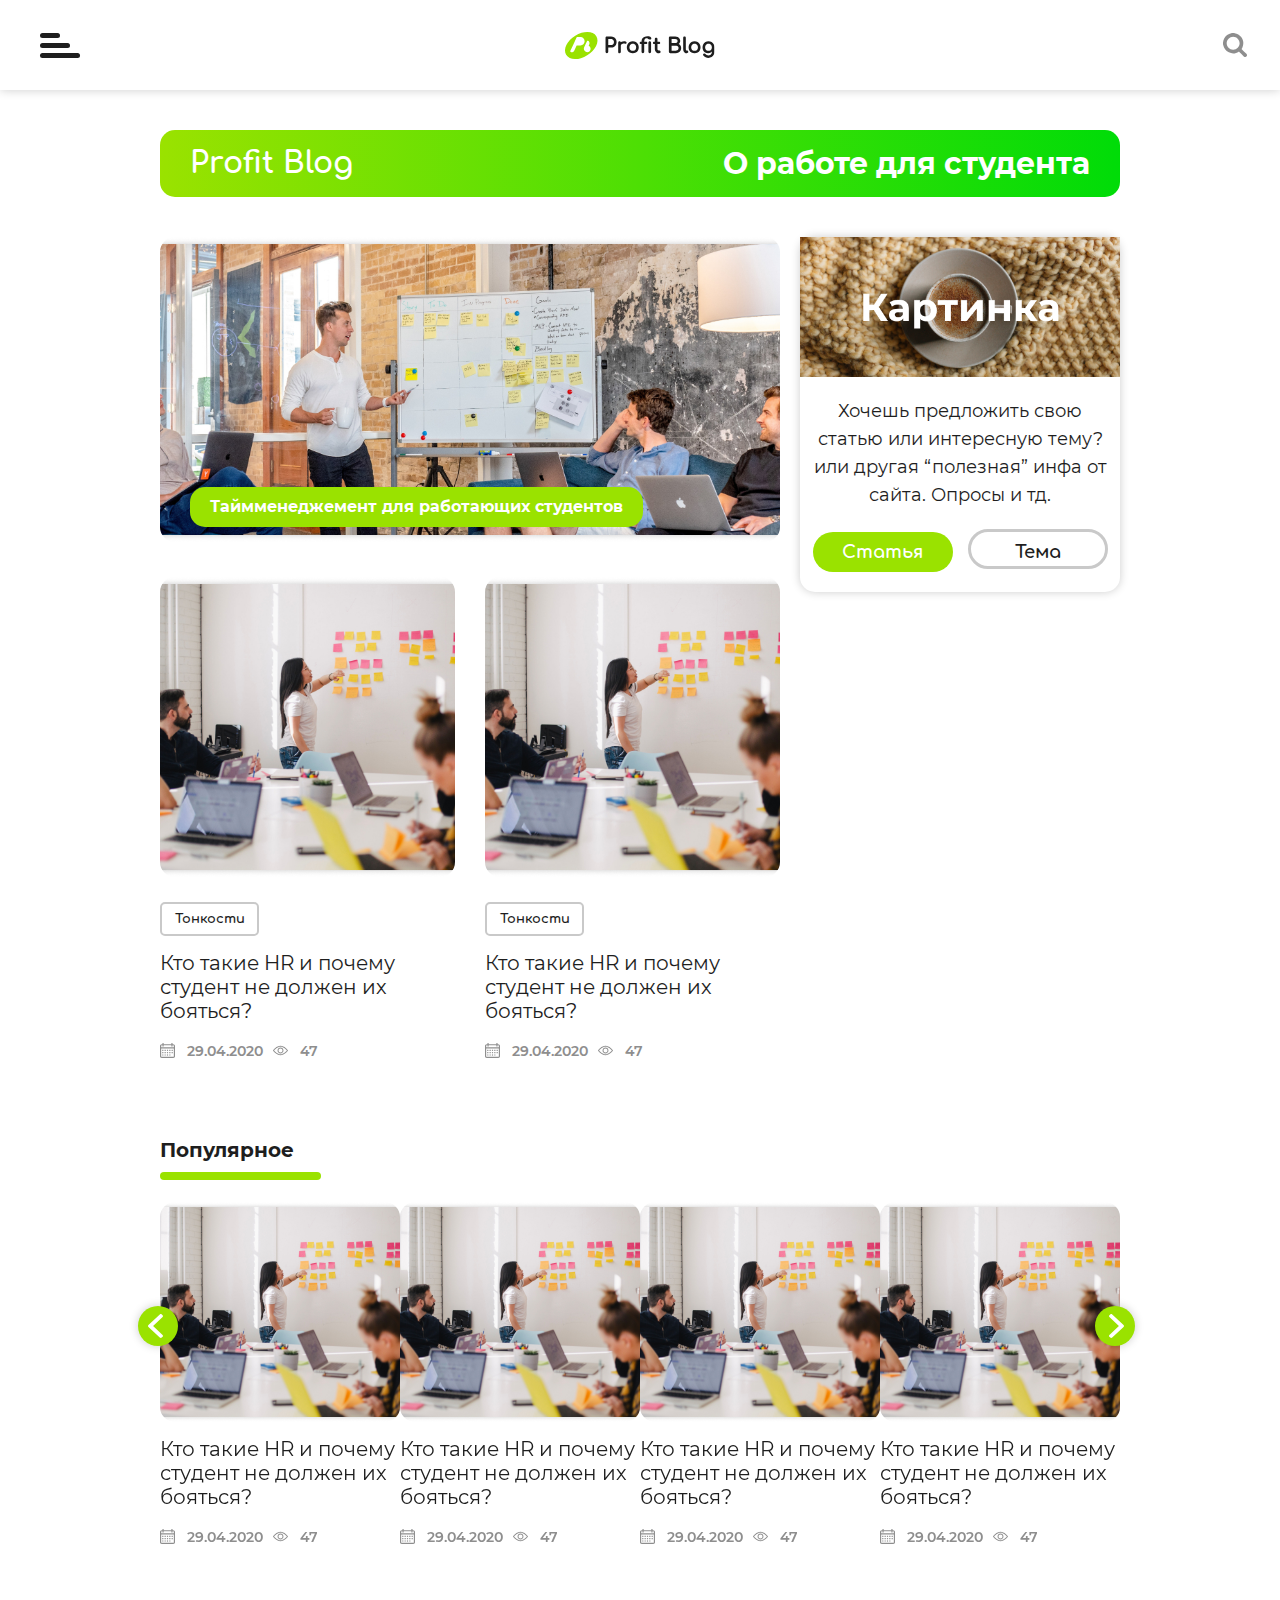
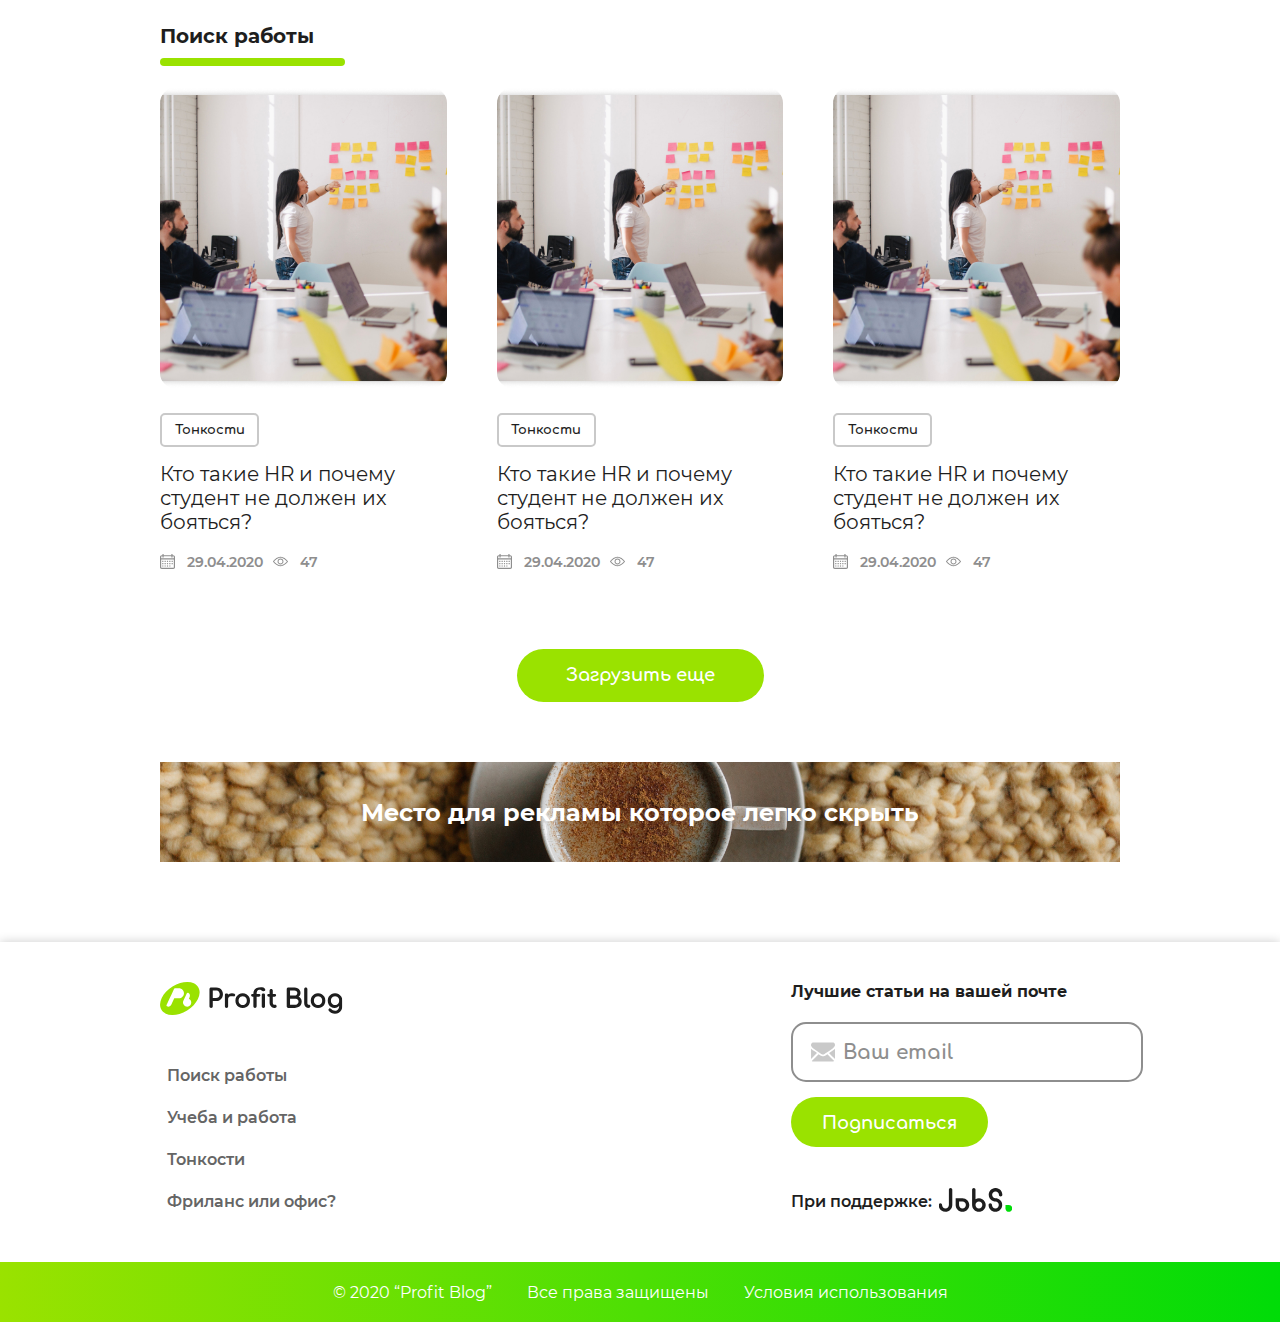
<file: index.html>
<!DOCTYPE html>
<html lang="ru">

<head>
    <meta charset="UTF-8">
    <meta name="viewport" content="width=device-width, initial-scale=1.0">
    <title>Profit Blog</title>

    <link rel="icon" href="images/favicon.ico" type="image/x-icon">
    <link rel="shortcut icon" href="images/favicon.ico" type="image/x-icon">


    <link rel="stylesheet" href="css/libs.min.css">
    <link rel="stylesheet" href="css/style.min.css">
</head>

<body>
    <div class="wrapper">
        <div class="content">
            <header class="header">
    <div class="container">
        <div class="header__inner header__inner--large">
            <div class="header__burger">
                <span></span>
            </div>
            <a class="header__logo" href="#">
                <img class="header__logo-image" src="images/logo.svg" alt="logo">
            </a>
            <nav class="header__menu">
                <div class="header__wrapper">
                    <ul class="header__list">
                        <li class="header__item">
                            <a class="header__link header__link--active" href="#">Поиск работы</a>
                        </li>
                        <li class="header__item">
                            <a class="header__link" href="#">Учеба и работа</a>
                        </li>
                        <li class="header__item">
                            <a class="header__link" href="#">Заработок</a>
                        </li>
                        <li class="header__item">
                            <a class="header__link" href="#">Категории и рубрики</a>
                            <div class="header__dropdown">
                                <ul class="header__dropdown-list">
                                    <li class="header__dropdown-item">
                                        <a class="header__dropdown-link" href="#">
                                            Популярное
                                        </a>
                                    </li>
                                    <li class="header__dropdown-item">
                                        <a class="header__dropdown-link" href="#">
                                            Способы поиска работы
                                        </a>
                                    </li>
                                    <li class="header__dropdown-item">
                                        <a class="header__dropdown-link" href="#">
                                            Соц сети
                                        </a>
                                    </li>
                                    <li class="header__dropdown-item">
                                        <a class="header__dropdown-link" href="#">
                                            Приложения
                                        </a>
                                    </li>
                                    <li class="header__dropdown-item">
                                        <a class="header__dropdown-link" href="#">
                                            Студенту    
                                        </a>
                                    </li>
                                    <li class="header__dropdown-item">
                                        <a class="header__dropdown-link" href="#">
                                            Интернет
                                        </a>
                                    </li>
                                    <li class="header__dropdown-item">
                                        <a class="header__dropdown-link" href="#">
                                            Все рубрики
                                        </a>
                                    </li>
                                </ul>
                            </div>
                        </li>
                    </ul>                    
                    <div class="header__menu-image">
                        <img class="header__menu-logo" src="images/logo-menu.png" alt="logo">
                    </div>
                    <div class="header__add-info">
                        <a class="header__conditions" href="#">
                            Условия использования
                        </a>
                        <div class="header__bottom">
                            <div class="header__copy">
                                © 2020 “Profit Blog”
                            </div>
                            <ul class="header__social">
                                <li class="header__social-item">
                                    <a class="header__social-link" href="#" style="background-image: url(images/icons/instagram-icon-menu.svg);"></a>
                                </li>
                                <li class="header__social-item">
                                    <a class="header__social-link" href="#" style="background-image: url(images/icons/telegram-icon-menu.svg);"></a>
                                </li>
                            </ul>
                        </div>
                    </div>
                </div>
                <div class="header__menu-closer"></div>
            </nav>
            <form action="" class="header__form">
                <label class="header__form-close"></label>
                <label class="header__search-label">
                    <svg width="24" height="25" viewBox="0 0 24 25" fill="none" xmlns="http://www.w3.org/2000/svg">
                        <g clip-path="url(#clip0)">
                        <path class="header__icon" d="M23.1175 20.5481C21.6406 19.0863 20.1763 17.6125 18.705 16.145C18.645 16.085 18.5644 16.0463 18.5406 16.0294C18.8881 15.3606 19.26 14.775 19.5106 14.1412C20.9325 10.5444 20.4956 7.14875 18.2181 4.04063C16.595 1.82625 14.3281 0.60375 11.6356 0.1525C11.3681 0.1075 11.0975 0.081875 10.8281 0.046875H9.46875C9.07 0.106875 8.66687 0.1475 8.2725 0.23C5.11188 0.89125 2.71187 2.59375 1.18062 5.46125C0.526875 6.68563 0.13625 7.99375 0.036875 9.38375C0.03375 9.42813 0.0125 9.47188 0 9.51562V10.875C0.060625 11.2825 0.099375 11.695 0.185 12.0975C0.88875 15.4144 2.7 17.9137 5.79375 19.3481C9.22312 20.9388 12.5781 20.695 15.7812 18.6513C15.8075 18.6344 15.8338 18.6181 15.8606 18.6025C15.8744 18.595 15.89 18.5912 15.9631 18.5637C16.0681 18.685 16.1825 18.8337 16.3137 18.965C17.7219 20.3738 19.1369 21.7756 20.54 23.1887C20.9181 23.5694 21.3 23.9269 21.8438 24.0469H22.4531C22.7656 23.8825 23.1019 23.7506 23.3856 23.5462C23.7313 23.2975 23.8875 22.9037 24 22.5V21.8906C23.8769 21.3306 23.51 20.9369 23.1175 20.5481ZM10.1619 16.66C6.61187 16.7269 3.69313 13.6575 3.67875 10.2319C3.66438 6.7075 6.66438 3.74187 10.1225 3.72563C13.61 3.71 16.6244 6.66813 16.6281 10.1925C16.6319 13.6888 13.6687 16.725 10.1619 16.66Z"/>
                        </g>
                        <defs>
                        <clipPath id="clip0">
                        <rect width="24" height="24" fill="white" transform="translate(0 0.046875)"/>
                        </clipPath>
                        </defs>
                    </svg>        
                </label>
                <input class="header__search" type="search" placeholder="Поиск" required>               
            </form>
        </div>
    </div>
</header>
 
            <main class="main">
                <section class="latest-posts page-section">
                    <div class="container">
                        <div class="latest-posts__top box">
                            Profit Blog
                            <span>О работе для студента</span>
                        </div>
                        <div class="latest-posts__title section-title">
                            Новое
                        </div>
                        <div class="latest-posts__inner">

                            <div class="latest-posts__items">
                                <article class="latest-posts__item latest-posts__item--main post post--main">
                                    <a class="latest-posts__link post__link" href="#">
                                        <span class="post__image-wrapper">
                                        <img class="latest-posts__image post__image box" src="images/content/latest-posts-1.jpg" alt="">
                                       </span>
                                    </a>
                                    <p class="latest-posts__text box">
                                        Таймменеджемент для работающих студентов
                                    </p>
                                </article>

                                <div class="latest-posts__wrapper">
                                    <article class="latest-posts__item latest-posts__item--mobile post post--medium">
                                        <a class="latest-posts__link post__link box" href="#">
                                            <span class="post__image-wrapper">
                                            <img class="post__image box" src="images/content/latest-posts-1.jpg" alt="">
                                        </span>
                                            <span class="post__title">
                                                Таймменеджемент для работающих студентов
                                            </span>
                                        </a>

                                        <div class="latest-posts__info post__info">
                                            <span class="post__date post__icon">
                                            29.04.2020
                                        </span>
                                            <span class="post__views post__icon">
                                            47
                                        </span>
                                        </div>
                                    </article>

                                    <article class="latest-posts__item post post--medium">
                                        <a class="latest-posts__link post__link box" href="#">
                                            <span class="post__image-wrapper">
                                            <img class="post__image box" src="images/content/latest-posts-2.jpg" alt="">
                                        </span>

                                            <span class="post__category">
                                            Тонкости
                                        </span>
                                            <span class="post__title">
                                            Кто такие HR и почему студент не должен их бояться?
                                        </span>
                                        </a>

                                        <div class="latest-posts__info post__info">
                                            <span class="post__date post__icon">
                                            29.04.2020
                                        </span>

                                            <span class="post__views post__icon">
                                            47
                                        </span>
                                        </div>
                                    </article>
                                    <article class="latest-posts__item post post--medium">
                                        <a class="latest-posts__link post__link box" href="#">
                                            <span class="post__image-wrapper">
                                            <img class="post__image box" src="images/content/latest-posts-2.jpg" alt="">
                                        </span>

                                            <span class="post__category">
                                            Тонкости
                                        </span>
                                            <span class="post__title">
                                            Кто такие HR и почему студент не должен их бояться?
                                        </span>
                                        </a>

                                        <div class="latest-posts__info post__info">
                                            <span class="post__date post__icon">
                                            29.04.2020
                                        </span>

                                            <span class="post__views post__icon">
                                            47
                                        </span>
                                        </div>
                                    </article>
                                </div>
                            </div>

                            <aside class="latest-posts__offer box">
                                <img class="latest-posts__offer-image" src="images/content/offer-image.jpg" alt="">
                                <p class="latest-posts__offer-text">
                                    Хочешь предложить свою статью или интересную тему? или другая “полезная” инфа от сайта. Опросы и тд.
                                </p>

                                <a class="latest-posts__offer-link latest-posts__offer-link--article" href="#">
                                        Статья
                                    </a>
                                <a class="latest-posts__offer-link latest-posts__offer-link--topic" href="#">
                                        Тема
                                    </a>

                            </aside>
                        </div>
                    </div>
                </section>

                <section class="popular page-section">
                    <div class="container">
                        <div class="popular__inner">
                            <div class="popular__title section-title">
                                Популярное
                            </div>
                            <div class="popular__slider swiper-container">
                                <div class="popular__slider-wrapper swiper-wrapper">
                                    <article class="popular__item post post--small swiper-slide">
                                        <a class="popular__link post__link box" href="#">
                                            <div class="post__image-wrapper">
                                                <img class="post__image box" src="images/content/latest-posts-2.jpg" alt="">
                                            </div>

                                            <span class="post__title">
                                                Кто такие HR и почему студент не должен их бояться?
                                            </span>
                                        </a>

                                        <div class="post__info">
                                            <span class="post__date post__icon">
                                                29.04.2020
                                            </span>

                                            <span class="post__views post__icon">
                                                47
                                            </span>
                                        </div>
                                    </article>

                                    <article class="popular__item post post--small swiper-slide">
                                        <a class="popular__link post__link box" href="#">
                                            <div class="post__image-wrapper">
                                                <img class="post__image box" src="images/content/latest-posts-2.jpg" alt="">
                                            </div>

                                            <span class="post__title">
                                                Кто такие HR и почему студент не должен их бояться?
                                            </span>
                                        </a>

                                        <div class="post__info">
                                            <span class="post__date post__icon">
                                                29.04.2020
                                            </span>

                                            <span class="post__views post__icon">
                                                47
                                            </span>
                                        </div>
                                    </article>

                                    <article class="popular__item post post--small swiper-slide">
                                        <a class="popular__link post__link box" href="#">
                                            <div class="post__image-wrapper">
                                                <img class="post__image box" src="images/content/latest-posts-2.jpg" alt="">
                                            </div>

                                            <span class="post__title">
                                                Кто такие HR и почему студент не должен их бояться?
                                            </span>
                                        </a>

                                        <div class="post__info">
                                            <span class="post__date post__icon">
                                                29.04.2020
                                            </span>

                                            <span class="post__views post__icon">
                                                47
                                            </span>
                                        </div>
                                    </article>

                                    <article class="popular__item post post--small swiper-slide">
                                        <a class="popular__link post__link box" href="#">
                                            <div class="post__image-wrapper">
                                                <img class="post__image box" src="images/content/latest-posts-2.jpg" alt="">
                                            </div>

                                            <span class="post__title">
                                                Кто такие HR и почему студент не должен их бояться?
                                            </span>
                                        </a>

                                        <div class="post__info">
                                            <span class="post__date post__icon">
                                                29.04.2020
                                            </span>

                                            <span class="post__views post__icon">
                                                47
                                            </span>
                                        </div>
                                    </article>
                                    <article class="popular__item post post--small swiper-slide">
                                        <a class="popular__link post__link box" href="#">
                                            <div class="post__image-wrapper">
                                                <img class="post__image box" src="images/content/latest-posts-2.jpg" alt="">
                                            </div>

                                            <span class="post__title">
                                                Кто такие HR и почему студент не должен их бояться?
                                            </span>
                                        </a>

                                        <div class="post__info">
                                            <span class="post__date post__icon">
                                                29.04.2020
                                            </span>

                                            <span class="post__views post__icon">
                                                47
                                            </span>
                                        </div>
                                    </article>

                                    <article class="popular__item post post--small swiper-slide">
                                        <a class="popular__link post__link box" href="#">
                                            <div class="post__image-wrapper">
                                                <img class="post__image box" src="images/content/latest-posts-2.jpg" alt="">
                                            </div>

                                            <span class="post__title">
                                                Кто такие HR и почему студент не должен их бояться?
                                            </span>
                                        </a>

                                        <div class="post__info">
                                            <span class="post__date post__icon">
                                                29.04.2020
                                            </span>

                                            <span class="post__views post__icon">
                                                47
                                            </span>
                                        </div>
                                    </article>
                                </div>
                            </div>
                            <div class="swiper-button-prev">
                                <svg width="15" height="24" viewBox="0 0 15 24" fill="none" xmlns="http://www.w3.org/2000/svg">
                                    <path d="M13.7463 23.6164L14.584 22.8302C14.8456 22.5828 14.9897 22.2536 14.9897 21.9018C14.9897 21.5502 14.8456 21.2207 14.584 20.9732L5.09422 12.0054L14.5945 3.02715C14.8561 2.78012 15 2.45056 15 2.09894C15 1.74733 14.8561 1.41757 14.5945 1.17035L13.762 0.384003C13.2206 -0.128001 12.3388 -0.128001 11.7975 0.384003L0.445561 11.0736C0.18417 11.3207 -5.09231e-07 11.6499 -5.24737e-07 12.0046L-5.24916e-07 12.0087C-5.40294e-07 12.3605 0.184377 12.6897 0.445561 12.9367L11.7667 23.6164C12.0281 23.8638 12.3869 23.9996 12.759 24C13.1312 24 13.4851 23.8638 13.7463 23.6164Z"/>
                                    </svg>
                            </div>
                            <div class="swiper-button-next"><svg width="15" height="24" viewBox="0 0 15 24" fill="none" xmlns="http://www.w3.org/2000/svg">
                                <path d="M1.25368 0.383614L0.416035 1.16977C0.154438 1.41718 0.0103227 1.74636 0.0103227 2.09816C0.0103228 2.44978 0.154438 2.77934 0.416035 3.02676L9.90578 11.9946L0.405506 20.9729C0.143909 21.2199 -1.07117e-07 21.5494 -9.17478e-08 21.9011C-7.63783e-08 22.2527 0.143909 22.5824 0.405506 22.8296L1.23799 23.616C1.77935 24.128 2.66118 24.128 3.20255 23.616L14.5544 12.9263C14.8158 12.6793 15 12.3501 15 11.9954L15 11.9913C15 11.6395 14.8156 11.3103 14.5544 11.0633L3.23331 0.383613C2.97192 0.136196 2.61308 0.000388985 2.24102 -9.7958e-08C1.86875 -8.16858e-08 1.51486 0.136196 1.25368 0.383614Z"/>
                                </svg>
                            </div>
                        </div>
                    </div>
                </section>

                <section class="work page-section">
                    <div class="container">
                        <div class="work__title section-title">
                            Поиск работы
                        </div>
                        <div class="work__inner">
                            <article class="work__item post post--medium">
                                <a class="work__link post__link box" href="#">
                                    <span class="post__image-wrapper">
                                        <img class="post__image box" src="images/content/latest-posts-2.jpg" alt="">
                                    </span>
                                    <span class="post__category">
                                        Тонкости
                                    </span>
                                    <span class="post__title">
                                        Кто такие HR и почему студент не должен их бояться?
                                    </span>
                                </a>
                                <div class="post__info">
                                    <span class="post__date post__icon">
                                        29.04.2020
                                    </span>

                                    <span class="post__views post__icon">
                                        47
                                    </span>
                                </div>
                            </article>
                            <article class="work__item post post--medium">
                                <a class="work__link post__link box" href="#">
                                    <span class="post__image-wrapper">
                                        <img class="post__image box" src="images/content/latest-posts-2.jpg" alt="">
                                    </span>
                                    <span class="post__category">
                                        Тонкости
                                    </span>
                                    <span class="post__title">
                                        Кто такие HR и почему студент не должен их бояться?
                                    </span>
                                </a>
                                <div class="post__info">
                                    <span class="post__date post__icon">
                                        29.04.2020
                                    </span>

                                    <span class="post__views post__icon">
                                        47
                                    </span>
                                </div>
                            </article>
                            <article class="work__item post post--medium">
                                <a class="work__link post__link box" href="#">
                                    <span class="post__image-wrapper">
                                        <img class="post__image box" src="images/content/latest-posts-2.jpg" alt="">
                                    </span>
                                    <span class="post__category">
                                        Тонкости
                                    </span>
                                    <span class="post__title">
                                        Кто такие HR и почему студент не должен их бояться?
                                    </span>
                                </a>
                                <div class="post__info">
                                    <span class="post__date post__icon">
                                        29.04.2020
                                    </span>

                                    <span class="post__views post__icon">
                                        47
                                    </span>
                                </div>
                            </article>
                            <article class="work__item work__item--mobile post post--medium">
                                <a class="work__link post__link box" href="#">
                                    <span class="post__image-wrapper">
                                        <img class="post__image box" src="images/content/latest-posts-2.jpg" alt="">
                                    </span>
                                    <span class="post__category">
                                        Тонкости
                                    </span>
                                    <span class="post__title">
                                        Кто такие HR и почему студент не должен их бояться?
                                    </span>
                                </a>
                                <div class="post__info">
                                    <span class="post__date post__icon">
                                        29.04.2020
                                    </span>

                                    <span class="post__views post__icon">
                                        47
                                    </span>
                                </div>
                            </article>
                        </div>
                    </div>
                </section>

                <button class="more" type="button">
                    Загрузить еще
                </button>

                <aside class="banner">
                    <div class="container">
                        <a class="banner__link" href="#" style="background-image: url(images/content/ads-image-1.jpg);">
                            <span class="banner__text">
                        Место для рекламы которое легко скрыть
                    </span>
                        </a>
                    </div>
                </aside>

            </main>
        </div>

        <footer class="footer">
    <div class="container">
        <div class="footer__top">
            <div class="footer__item footer__item--support">
                <a class="footer__logo" href="#">
                    <img class="footer__logo-image" src="images/logo.png" alt="logo">
                </a>
                <div class="footer__text">
                    При поддержке:
                    <a class="footer__text-logo" href="#" style="background-image: url(images/icons/logo-small.svg);"></a>
                </div>
            </div>
            <div class="footer__item">
                <ul class="footer__list">
                    <li class="footer__list-item">
                        <a class="footer__link" href="#">
                            Поиск работы
                        </a>
                    </li>
                    <li class="footer__list-item">
                        <a class="footer__link" href="#">
                            Учеба и работа
                        </a>
                    </li>
                    <li class="footer__list-item">
                        <a class="footer__link" href="#">
                            Тонкости
                        </a>
                    </li>
                    <li class="footer__list-item">
                        <a class="footer__link" href="#">
                            Фриланс или офис?
                        </a>
                    </li>
                </ul>
            </div>
            <div class="footer__item">
                <div class="footer__item-title">
                    Лучшие статьи на вашей почте
                </div>
                <form action="" class="footer__form">
                    <input class="footer__email" type="email" placeholder="Ваш email" required>
                    <label class="footer__email-label"></label>
                    <button class="footer__btn" type="submit">Подписаться</button>
                </form>
            </div>
        </div>
    </div>
    
    <div class="footer__copy">
        <div class="container">
            <div class="footer__copy-inner">
                <ul class="footer__copy-list">
                    <li class="footer__copy-item">© 2020 “Profit Blog”</li>
                    <li class="footer__copy-item">Все права защищены</li>
                    <li class="footer__copy-item">
                        <a class="footer__copy-link" href="#">
                                Условия использования
                            </a>
                    </li>
                </ul>
                <ul class="footer__social">
                    <li class="footer__social-item">
                        <a class="footer__social-link" href="#" style="background-image: url(images/icons/instagram-icon.svg);"></a>
                    </li>
                    <li class="footer__social-item">
                        <a class="footer__social-link" href="#" style="background-image: url(images/icons/telegram-icon.svg);"></a>
                    </li>
                </ul>
            </div>
        </div>
    </div>

</footer> <footer class="footer footer--mobile">
    <div class="container">
        <div class="footer__top">
            <div class="footer__item footer__item--support">
                <a class="footer__logo" href="#">
                    <img class="footer__logo-image" src="images/logo.svg" alt="logo">
                </a>
               
                <ul class="footer__list">
                    <li class="footer__list-item">
                        <a class="footer__link" href="#">
                            Поиск работы
                        </a>
                    </li>
                    <li class="footer__list-item">
                        <a class="footer__link" href="#">
                            Учеба и работа
                        </a>
                    </li>
                    <li class="footer__list-item">
                        <a class="footer__link" href="#">
                            Тонкости
                        </a>
                    </li>
                    <li class="footer__list-item">
                        <a class="footer__link" href="#">
                            Фриланс или офис?
                        </a>
                    </li>
                </ul>
            </div>
            
            <div class="footer__item">
                <div class="footer__item-title">
                    Лучшие статьи на вашей почте
                </div>
                <form action="" class="footer__form">
                    <input class="footer__email" type="email" placeholder="Ваш email" required>
                    <label class="footer__email-label"></label>
                    <button class="footer__btn" type="submit">Подписаться</button>
                </form>
                <div class="footer__text">
                    При поддержке:
                    <a class="footer__text-logo" href="#" style="background-image: url(images/icons/logo-small-mobile.svg);"></a>
                </div>
            </div>
        </div>
    </div>
    
    <div class="footer__copy">
        <div class="container">
            <div class="footer__copy-inner">
                <ul class="footer__copy-list">
                    <li class="footer__copy-item">© 2020 “Profit Blog”</li>
                    <li class="footer__copy-item footer__copy-item--rights">Все права защищены</li>
                    <li class="footer__copy-item">
                        <a class="footer__copy-link" href="#">
                                Условия использования
                        </a>
                    </li>
                </ul>             
            </div>
        </div>
    </div>

</footer>

    </div>

    <script src="js/libs.min.js"></script>
    <script src="js/main.js"></script>
</body>

</html>
</file>
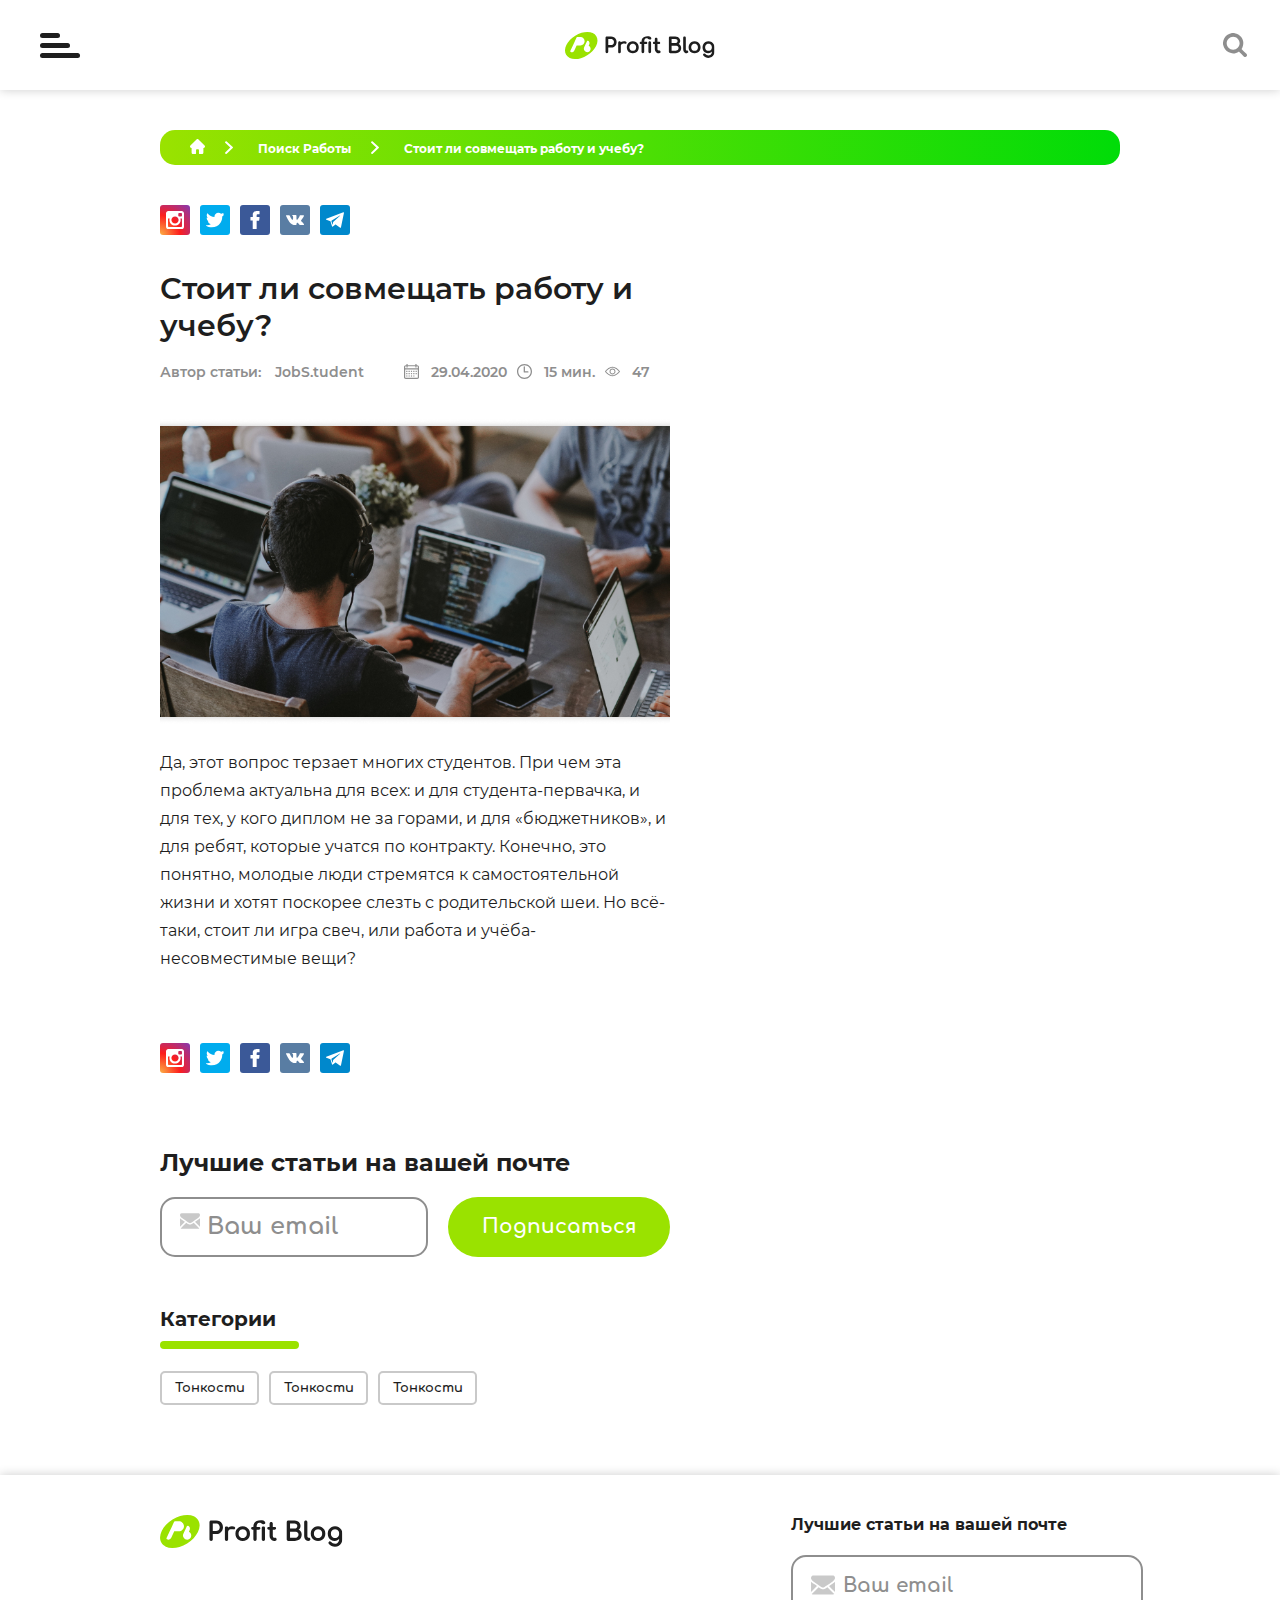
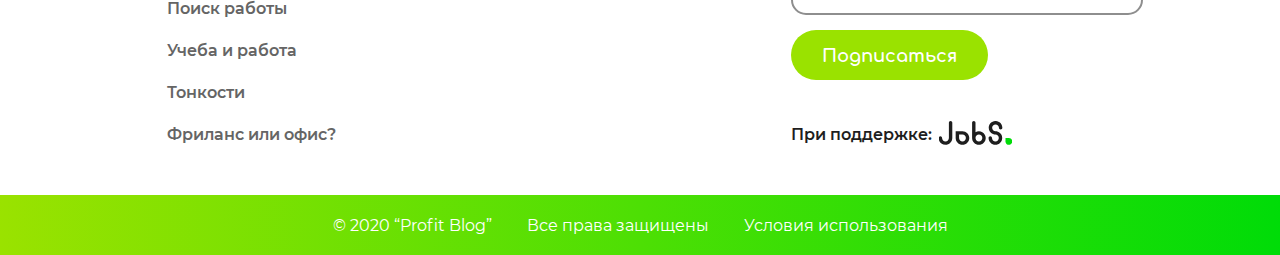
<file: article-view.html>
<!DOCTYPE html>
<html lang="ru">

<head>
    <meta charset="UTF-8">
    <meta name="viewport" content="width=device-width, initial-scale=1.0">
    <title>Profit Blog</title>

    <link rel="icon" href="images/favicon.ico" type="image/x-icon">
    <link rel="shortcut icon" href="images/favicon.ico" type="image/x-icon">


    <link rel="stylesheet" href="css/libs.min.css">
    <link rel="stylesheet" href="css/style.min.css">
</head>

<body>

    <div class="wrapper">
        <div class="content">
            <header class="header">
    <div class="container">
        <div class="header__inner header__inner--large">
            <div class="header__burger">
                <span></span>
            </div>
            <a class="header__logo" href="#">
                <img class="header__logo-image" src="images/logo.svg" alt="logo">
            </a>
            <nav class="header__menu">
                <div class="header__wrapper">
                    <ul class="header__list">
                        <li class="header__item">
                            <a class="header__link header__link--active" href="#">Поиск работы</a>
                        </li>
                        <li class="header__item">
                            <a class="header__link" href="#">Учеба и работа</a>
                        </li>
                        <li class="header__item">
                            <a class="header__link" href="#">Заработок</a>
                        </li>
                        <li class="header__item">
                            <a class="header__link" href="#">Категории и рубрики</a>
                            <div class="header__dropdown">
                                <ul class="header__dropdown-list">
                                    <li class="header__dropdown-item">
                                        <a class="header__dropdown-link" href="#">
                                            Популярное
                                        </a>
                                    </li>
                                    <li class="header__dropdown-item">
                                        <a class="header__dropdown-link" href="#">
                                            Способы поиска работы
                                        </a>
                                    </li>
                                    <li class="header__dropdown-item">
                                        <a class="header__dropdown-link" href="#">
                                            Соц сети
                                        </a>
                                    </li>
                                    <li class="header__dropdown-item">
                                        <a class="header__dropdown-link" href="#">
                                            Приложения
                                        </a>
                                    </li>
                                    <li class="header__dropdown-item">
                                        <a class="header__dropdown-link" href="#">
                                            Студенту    
                                        </a>
                                    </li>
                                    <li class="header__dropdown-item">
                                        <a class="header__dropdown-link" href="#">
                                            Интернет
                                        </a>
                                    </li>
                                    <li class="header__dropdown-item">
                                        <a class="header__dropdown-link" href="#">
                                            Все рубрики
                                        </a>
                                    </li>
                                </ul>
                            </div>
                        </li>
                    </ul>                    
                    <div class="header__menu-image">
                        <img class="header__menu-logo" src="images/logo-menu.png" alt="logo">
                    </div>
                    <div class="header__add-info">
                        <a class="header__conditions" href="#">
                            Условия использования
                        </a>
                        <div class="header__bottom">
                            <div class="header__copy">
                                © 2020 “Profit Blog”
                            </div>
                            <ul class="header__social">
                                <li class="header__social-item">
                                    <a class="header__social-link" href="#" style="background-image: url(images/icons/instagram-icon-menu.svg);"></a>
                                </li>
                                <li class="header__social-item">
                                    <a class="header__social-link" href="#" style="background-image: url(images/icons/telegram-icon-menu.svg);"></a>
                                </li>
                            </ul>
                        </div>
                    </div>
                </div>
                <div class="header__menu-closer"></div>
            </nav>
            <form action="" class="header__form">
                <label class="header__form-close"></label>
                <label class="header__search-label">
                    <svg width="24" height="25" viewBox="0 0 24 25" fill="none" xmlns="http://www.w3.org/2000/svg">
                        <g clip-path="url(#clip0)">
                        <path class="header__icon" d="M23.1175 20.5481C21.6406 19.0863 20.1763 17.6125 18.705 16.145C18.645 16.085 18.5644 16.0463 18.5406 16.0294C18.8881 15.3606 19.26 14.775 19.5106 14.1412C20.9325 10.5444 20.4956 7.14875 18.2181 4.04063C16.595 1.82625 14.3281 0.60375 11.6356 0.1525C11.3681 0.1075 11.0975 0.081875 10.8281 0.046875H9.46875C9.07 0.106875 8.66687 0.1475 8.2725 0.23C5.11188 0.89125 2.71187 2.59375 1.18062 5.46125C0.526875 6.68563 0.13625 7.99375 0.036875 9.38375C0.03375 9.42813 0.0125 9.47188 0 9.51562V10.875C0.060625 11.2825 0.099375 11.695 0.185 12.0975C0.88875 15.4144 2.7 17.9137 5.79375 19.3481C9.22312 20.9388 12.5781 20.695 15.7812 18.6513C15.8075 18.6344 15.8338 18.6181 15.8606 18.6025C15.8744 18.595 15.89 18.5912 15.9631 18.5637C16.0681 18.685 16.1825 18.8337 16.3137 18.965C17.7219 20.3738 19.1369 21.7756 20.54 23.1887C20.9181 23.5694 21.3 23.9269 21.8438 24.0469H22.4531C22.7656 23.8825 23.1019 23.7506 23.3856 23.5462C23.7313 23.2975 23.8875 22.9037 24 22.5V21.8906C23.8769 21.3306 23.51 20.9369 23.1175 20.5481ZM10.1619 16.66C6.61187 16.7269 3.69313 13.6575 3.67875 10.2319C3.66438 6.7075 6.66438 3.74187 10.1225 3.72563C13.61 3.71 16.6244 6.66813 16.6281 10.1925C16.6319 13.6888 13.6687 16.725 10.1619 16.66Z"/>
                        </g>
                        <defs>
                        <clipPath id="clip0">
                        <rect width="24" height="24" fill="white" transform="translate(0 0.046875)"/>
                        </clipPath>
                        </defs>
                    </svg>        
                </label>
                <input class="header__search" type="search" placeholder="Поиск" required>               
            </form>
        </div>
    </div>
</header>

            <main class="main">

                <div class="breadcrumbs">
                    <div class="container">
                        <div class="breadcrumbs__inner box">
                            <ul class="breadcrumbs__list">
                                <li class="breadcrumbs__item">
                                    <a class="breadcrumbs__link breadcrumbs__link--icon" href="#">
                                        <img class="breadcrumbs__home-image" src="images/icons/home.svg" alt=""></a>
                                </li>
                                <li class="breadcrumbs__item">
                                    <a class="breadcrumbs__link breadcrumbs__link--disabled" href="#">
                                        Поиск Работы
                                    </a>
                                </li>
                                <li class="breadcrumbs__item">
                                    <a class="breadcrumbs__link breadcrumbs__link--disabled" href="#">
                                        Стоит ли совмещать работу и учебу?
                                    </a>
                                </li>
                            </ul>
                        </div>
                    </div>
                </div>

                <section class="article">
                    <div class="container">
                        <div class="article__inner">
                            <div class="article__content">
                                <ul class="article__links social">
                                    <li class="social__item">
                                        <a class="social__link" href="#">
                                            <img class="social__image" src="images/icons/insta.svg" alt="">
                                        </a>
                                    </li>
                                    <li class="social__item">
                                        <a class="social__link" href="#">
                                            <img class="social__image" src="images/icons/twitter.svg" alt="">
                                        </a>
                                    </li>
                                    <li class="social__item">
                                        <a class="social__link" href="#">
                                            <img class="social__image" src="images/icons/facebook.svg" alt="">
                                        </a>
                                    </li>
                                    <li class="social__item">
                                        <a class="social__link" href="#">
                                            <img class="social__image" src="images/icons/vk.svg" alt="">
                                        </a>
                                    </li>
                                    <li class="social__item">
                                        <a class="social__link" href="#">
                                            <img class="social__image" src="images/icons/telegram.svg" alt="">
                                        </a>
                                    </li>
                                </ul>

                                <div class="article__preview post">
                                    <div class="article__title">
                                        Стоит ли совмещать работу и учебу?
                                    </div>
                                    <div class="article__info post__info">
                                        <div class="article__author">
                                            Автор статьи:
                                            <span class="article__author-name">
                                                JobS.tudent
                                            </span>
                                        </div>
                                        <span class="post__icon post__date">
                                            29.04.2020
                                        </span>
                                        <span class="post__icon post__time">
                                            15 мин.
                                        </span>
                                        <span class="post__icon post__views">
                                            47
                                        </span>
                                    </div>

                                    <img class="article__preview-image" src="images/content/preview-1.jpg" alt="">

                                    <p class="article__text">
                                        Да, этот вопрос терзает многих студентов. При чем эта проблема актуальна для всех: и для студента-первачка, и для тех, у кого диплом не за горами, и для «бюджетников», и для ребят, которые учатся по контракту. Конечно, это понятно, молодые люди стремятся
                                        к самостоятельной жизни и хотят поскорее слезть с родительской шеи. Но всё-таки, стоит ли игра свеч, или работа и учёба-несовместимые вещи?
                                    </p>
                                </div>

                                <!--* Статья -->

                                <div class="article__post">

                                </div>
                                <!--* Статья -->

                                <ul class="article__links social">
                                    <li class="social__item">
                                        <a class="social__link" href="#">
                                            <img class="social__image" src="images/icons/insta.svg" alt="">
                                        </a>
                                    </li>
                                    <li class="social__item">
                                        <a class="social__link" href="#">
                                            <img class="social__image" src="images/icons/twitter.svg" alt="">
                                        </a>
                                    </li>
                                    <li class="social__item">
                                        <a class="social__link" href="#">
                                            <img class="social__image" src="images/icons/facebook.svg" alt="">
                                        </a>
                                    </li>
                                    <li class="social__item">
                                        <a class="social__link" href="#">
                                            <img class="social__image" src="images/icons/vk.svg" alt="">
                                        </a>
                                    </li>
                                    <li class="social__item">
                                        <a class="social__link" href="#">
                                            <img class="social__image" src="images/icons/telegram.svg" alt="">
                                        </a>
                                    </li>
                                </ul>
                                <div class="article__subscription">
                                    <div class="article__subscription-title">
                                        Лучшие статьи на вашей почте
                                    </div>
                                </div>
                                <form class="article__form">          
                                    <input class="article__form-input" type="email" placeholder="Ваш email">
                                    <label class="article__form-icon"></label>
                                    <button class="article__form-btn" type="submit">Подписаться</button>
                                </form>

                                <div class="article__categories">
                                    <div class="aticle__categories-title section-title">
                                        Категории
                                    </div>
                                    <ul class="article__categories-list">
                                        <li class="article__categories-item">
                                            <a class="article__categories-link post__category" href="#">
                                                Тонкости
                                            </a>
                                        </li>
                                        <li class="article__categories-item">
                                            <a class="article__categories-link post__category" href="#">
                                                Тонкости
                                            </a>
                                        </li>
                                        <li class="article__categories-item">
                                            <a class="article__categories-link post__category" href="#">
                                                Тонкости
                                            </a>
                                        </li>
                                    </ul>
                                </div>
                            </div>

                            <div class="article__sidebar">

                            </div>
                        </div>
                    </div>
                </section>

            </main>
        </div>


        <footer class="footer">
    <div class="container">
        <div class="footer__top">
            <div class="footer__item footer__item--support">
                <a class="footer__logo" href="#">
                    <img class="footer__logo-image" src="images/logo.png" alt="logo">
                </a>
                <div class="footer__text">
                    При поддержке:
                    <a class="footer__text-logo" href="#" style="background-image: url(images/icons/logo-small.svg);"></a>
                </div>
            </div>
            <div class="footer__item">
                <ul class="footer__list">
                    <li class="footer__list-item">
                        <a class="footer__link" href="#">
                            Поиск работы
                        </a>
                    </li>
                    <li class="footer__list-item">
                        <a class="footer__link" href="#">
                            Учеба и работа
                        </a>
                    </li>
                    <li class="footer__list-item">
                        <a class="footer__link" href="#">
                            Тонкости
                        </a>
                    </li>
                    <li class="footer__list-item">
                        <a class="footer__link" href="#">
                            Фриланс или офис?
                        </a>
                    </li>
                </ul>
            </div>
            <div class="footer__item">
                <div class="footer__item-title">
                    Лучшие статьи на вашей почте
                </div>
                <form action="" class="footer__form">
                    <input class="footer__email" type="email" placeholder="Ваш email" required>
                    <label class="footer__email-label"></label>
                    <button class="footer__btn" type="submit">Подписаться</button>
                </form>
            </div>
        </div>
    </div>
    
    <div class="footer__copy">
        <div class="container">
            <div class="footer__copy-inner">
                <ul class="footer__copy-list">
                    <li class="footer__copy-item">© 2020 “Profit Blog”</li>
                    <li class="footer__copy-item">Все права защищены</li>
                    <li class="footer__copy-item">
                        <a class="footer__copy-link" href="#">
                                Условия использования
                            </a>
                    </li>
                </ul>
                <ul class="footer__social">
                    <li class="footer__social-item">
                        <a class="footer__social-link" href="#" style="background-image: url(images/icons/instagram-icon.svg);"></a>
                    </li>
                    <li class="footer__social-item">
                        <a class="footer__social-link" href="#" style="background-image: url(images/icons/telegram-icon.svg);"></a>
                    </li>
                </ul>
            </div>
        </div>
    </div>

</footer> <footer class="footer footer--mobile">
    <div class="container">
        <div class="footer__top">
            <div class="footer__item footer__item--support">
                <a class="footer__logo" href="#">
                    <img class="footer__logo-image" src="images/logo.svg" alt="logo">
                </a>
               
                <ul class="footer__list">
                    <li class="footer__list-item">
                        <a class="footer__link" href="#">
                            Поиск работы
                        </a>
                    </li>
                    <li class="footer__list-item">
                        <a class="footer__link" href="#">
                            Учеба и работа
                        </a>
                    </li>
                    <li class="footer__list-item">
                        <a class="footer__link" href="#">
                            Тонкости
                        </a>
                    </li>
                    <li class="footer__list-item">
                        <a class="footer__link" href="#">
                            Фриланс или офис?
                        </a>
                    </li>
                </ul>
            </div>
            
            <div class="footer__item">
                <div class="footer__item-title">
                    Лучшие статьи на вашей почте
                </div>
                <form action="" class="footer__form">
                    <input class="footer__email" type="email" placeholder="Ваш email" required>
                    <label class="footer__email-label"></label>
                    <button class="footer__btn" type="submit">Подписаться</button>
                </form>
                <div class="footer__text">
                    При поддержке:
                    <a class="footer__text-logo" href="#" style="background-image: url(images/icons/logo-small-mobile.svg);"></a>
                </div>
            </div>
        </div>
    </div>
    
    <div class="footer__copy">
        <div class="container">
            <div class="footer__copy-inner">
                <ul class="footer__copy-list">
                    <li class="footer__copy-item">© 2020 “Profit Blog”</li>
                    <li class="footer__copy-item footer__copy-item--rights">Все права защищены</li>
                    <li class="footer__copy-item">
                        <a class="footer__copy-link" href="#">
                                Условия использования
                        </a>
                    </li>
                </ul>             
            </div>
        </div>
    </div>

</footer>

    </div>

    <script src="js/libs.min.js"></script>
    <script src="js/main.js"></script>
</body>

</html>
</file>
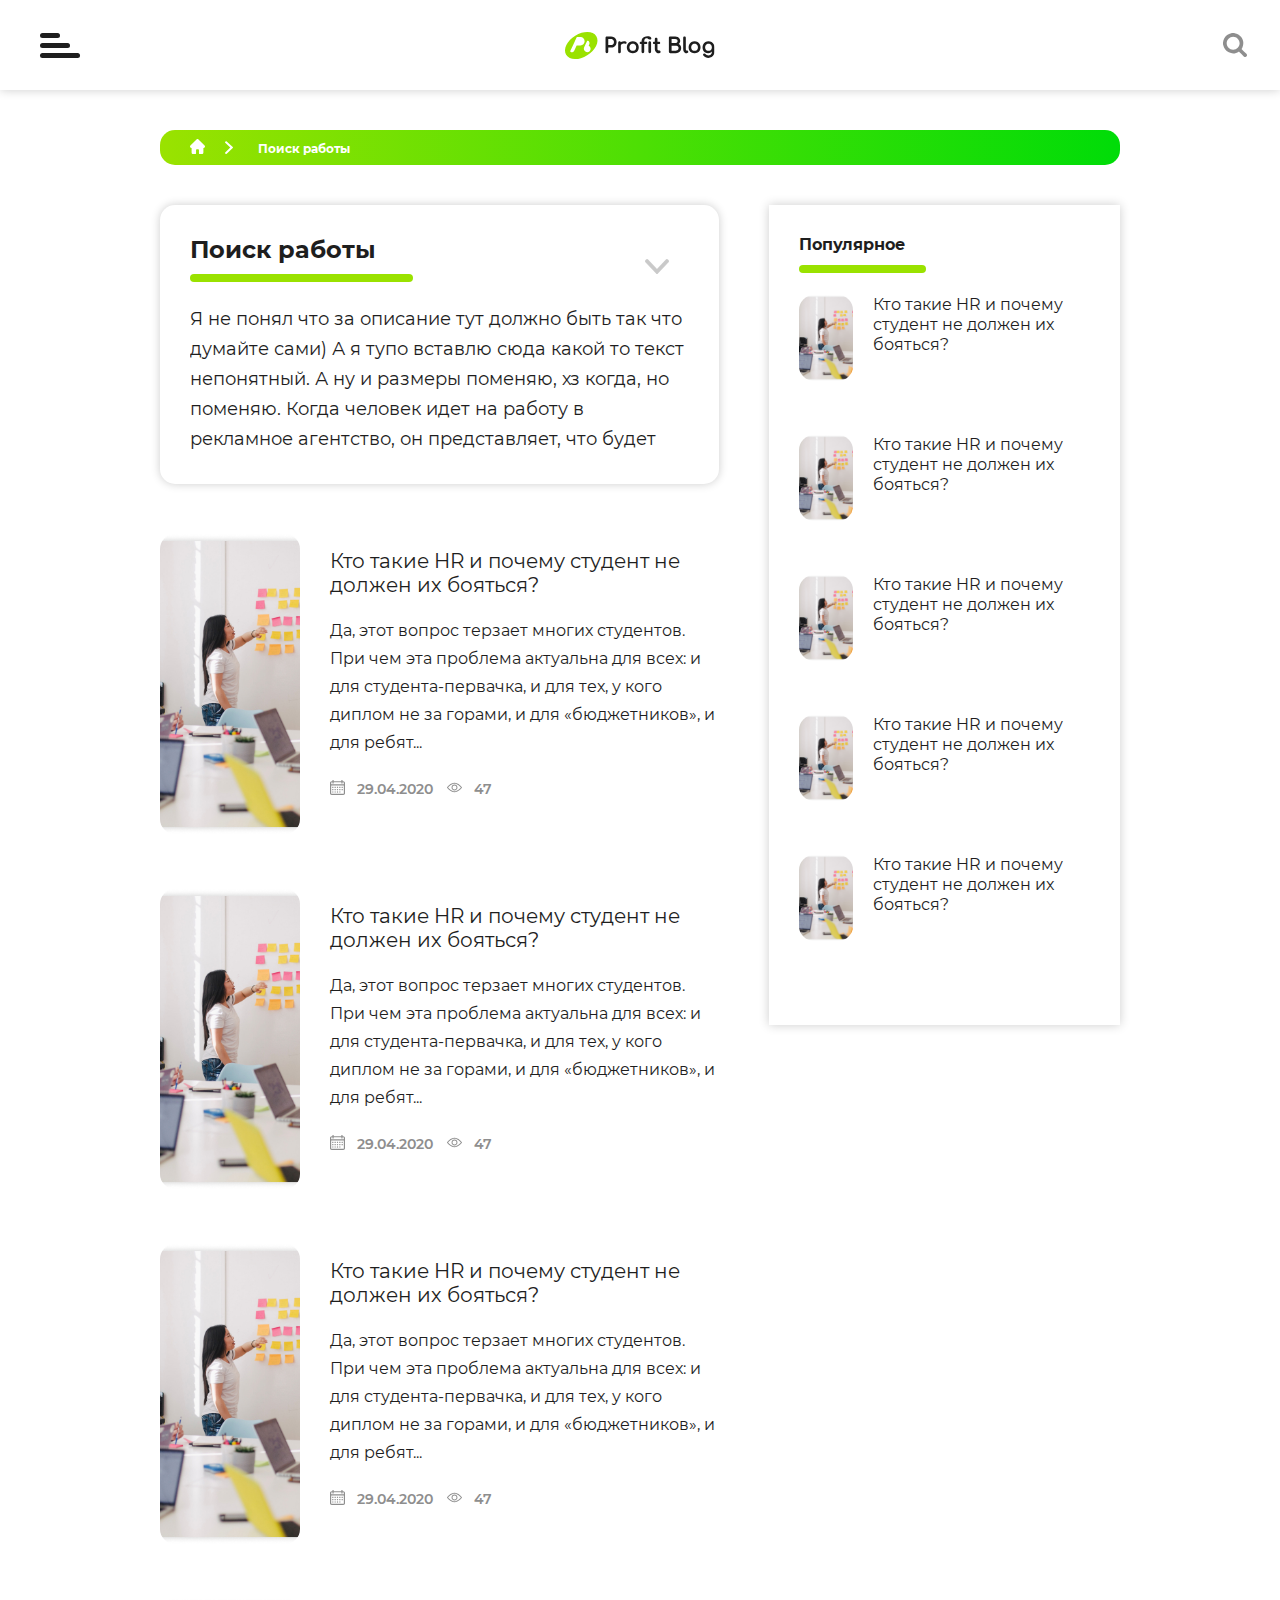
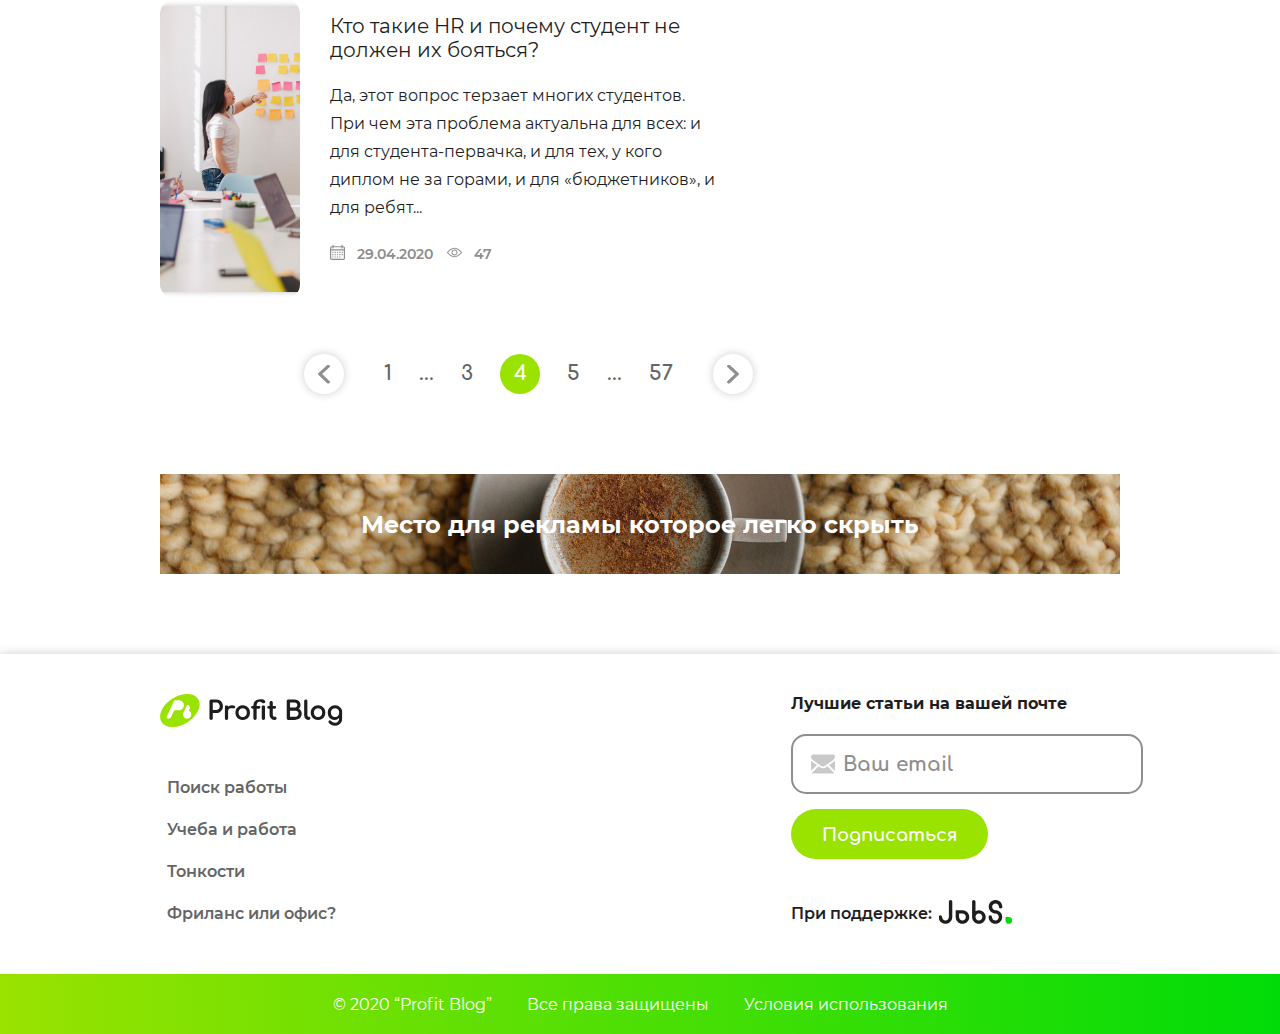
<file: category.html>
<!DOCTYPE html>
<html lang="ru">

<head>
    <meta charset="UTF-8">
    <meta name="viewport" content="width=device-width, initial-scale=1.0">
    <title>Profit Blog</title>

    <link rel="icon" href="images/favicon.ico" type="image/x-icon">
    <link rel="shortcut icon" href="images/favicon.ico" type="image/x-icon">


    <link rel="stylesheet" href="css/libs.min.css">
    <link rel="stylesheet" href="css/style.min.css">
</head>

<body>

    <div class="wrapper">
        <div class="content">
            <header class="header">
    <div class="container">
        <div class="header__inner header__inner--large">
            <div class="header__burger">
                <span></span>
            </div>
            <a class="header__logo" href="#">
                <img class="header__logo-image" src="images/logo.svg" alt="logo">
            </a>
            <nav class="header__menu">
                <div class="header__wrapper">
                    <ul class="header__list">
                        <li class="header__item">
                            <a class="header__link header__link--active" href="#">Поиск работы</a>
                        </li>
                        <li class="header__item">
                            <a class="header__link" href="#">Учеба и работа</a>
                        </li>
                        <li class="header__item">
                            <a class="header__link" href="#">Заработок</a>
                        </li>
                        <li class="header__item">
                            <a class="header__link" href="#">Категории и рубрики</a>
                            <div class="header__dropdown">
                                <ul class="header__dropdown-list">
                                    <li class="header__dropdown-item">
                                        <a class="header__dropdown-link" href="#">
                                            Популярное
                                        </a>
                                    </li>
                                    <li class="header__dropdown-item">
                                        <a class="header__dropdown-link" href="#">
                                            Способы поиска работы
                                        </a>
                                    </li>
                                    <li class="header__dropdown-item">
                                        <a class="header__dropdown-link" href="#">
                                            Соц сети
                                        </a>
                                    </li>
                                    <li class="header__dropdown-item">
                                        <a class="header__dropdown-link" href="#">
                                            Приложения
                                        </a>
                                    </li>
                                    <li class="header__dropdown-item">
                                        <a class="header__dropdown-link" href="#">
                                            Студенту    
                                        </a>
                                    </li>
                                    <li class="header__dropdown-item">
                                        <a class="header__dropdown-link" href="#">
                                            Интернет
                                        </a>
                                    </li>
                                    <li class="header__dropdown-item">
                                        <a class="header__dropdown-link" href="#">
                                            Все рубрики
                                        </a>
                                    </li>
                                </ul>
                            </div>
                        </li>
                    </ul>                    
                    <div class="header__menu-image">
                        <img class="header__menu-logo" src="images/logo-menu.png" alt="logo">
                    </div>
                    <div class="header__add-info">
                        <a class="header__conditions" href="#">
                            Условия использования
                        </a>
                        <div class="header__bottom">
                            <div class="header__copy">
                                © 2020 “Profit Blog”
                            </div>
                            <ul class="header__social">
                                <li class="header__social-item">
                                    <a class="header__social-link" href="#" style="background-image: url(images/icons/instagram-icon-menu.svg);"></a>
                                </li>
                                <li class="header__social-item">
                                    <a class="header__social-link" href="#" style="background-image: url(images/icons/telegram-icon-menu.svg);"></a>
                                </li>
                            </ul>
                        </div>
                    </div>
                </div>
                <div class="header__menu-closer"></div>
            </nav>
            <form action="" class="header__form">
                <label class="header__form-close"></label>
                <label class="header__search-label">
                    <svg width="24" height="25" viewBox="0 0 24 25" fill="none" xmlns="http://www.w3.org/2000/svg">
                        <g clip-path="url(#clip0)">
                        <path class="header__icon" d="M23.1175 20.5481C21.6406 19.0863 20.1763 17.6125 18.705 16.145C18.645 16.085 18.5644 16.0463 18.5406 16.0294C18.8881 15.3606 19.26 14.775 19.5106 14.1412C20.9325 10.5444 20.4956 7.14875 18.2181 4.04063C16.595 1.82625 14.3281 0.60375 11.6356 0.1525C11.3681 0.1075 11.0975 0.081875 10.8281 0.046875H9.46875C9.07 0.106875 8.66687 0.1475 8.2725 0.23C5.11188 0.89125 2.71187 2.59375 1.18062 5.46125C0.526875 6.68563 0.13625 7.99375 0.036875 9.38375C0.03375 9.42813 0.0125 9.47188 0 9.51562V10.875C0.060625 11.2825 0.099375 11.695 0.185 12.0975C0.88875 15.4144 2.7 17.9137 5.79375 19.3481C9.22312 20.9388 12.5781 20.695 15.7812 18.6513C15.8075 18.6344 15.8338 18.6181 15.8606 18.6025C15.8744 18.595 15.89 18.5912 15.9631 18.5637C16.0681 18.685 16.1825 18.8337 16.3137 18.965C17.7219 20.3738 19.1369 21.7756 20.54 23.1887C20.9181 23.5694 21.3 23.9269 21.8438 24.0469H22.4531C22.7656 23.8825 23.1019 23.7506 23.3856 23.5462C23.7313 23.2975 23.8875 22.9037 24 22.5V21.8906C23.8769 21.3306 23.51 20.9369 23.1175 20.5481ZM10.1619 16.66C6.61187 16.7269 3.69313 13.6575 3.67875 10.2319C3.66438 6.7075 6.66438 3.74187 10.1225 3.72563C13.61 3.71 16.6244 6.66813 16.6281 10.1925C16.6319 13.6888 13.6687 16.725 10.1619 16.66Z"/>
                        </g>
                        <defs>
                        <clipPath id="clip0">
                        <rect width="24" height="24" fill="white" transform="translate(0 0.046875)"/>
                        </clipPath>
                        </defs>
                    </svg>        
                </label>
                <input class="header__search" type="search" placeholder="Поиск" required>               
            </form>
        </div>
    </div>
</header>


            <main class="main">
                <div class="breadcrumbs">
                    <div class="container">
                        <div class="breadcrumbs__inner box">
                            <ul class="breadcrumbs__list">
                                <li class="breadcrumbs__item">
                                    <a class="breadcrumbs__link breadcrumbs__link--icon" href="#">
                                        <img class="breadcrumbs__home-image" src="images/icons/home.svg" alt=""></a>
                                </li>
                                <li class="breadcrumbs__item">
                                    <a class="breadcrumbs__link breadcrumbs__link--disabled" href="#">
                                    Поиск работы
                                </a>
                                </li>
                            </ul>
                        </div>
                    </div>
                </div>

                <section class="category">
                    <div class="container">
                        <div class="category__inner">
                            <div class="category__content">
                                <div class="category__top active">
                                    <h1 class="category__title">
                                        <span>Поиск работы</span>
                                        <svg width="24" height="15" viewBox="0 0 24 15" fill="none" xmlns="http://www.w3.org/2000/svg">
                                            <path d="M0.383614 13.7463L1.16977 14.584C1.41718 14.8456 1.74636 14.9897 2.09816 14.9897C2.44978 14.9897 2.77934 14.8456 3.02676 14.584L11.9946 5.09422L20.9729 14.5945C21.2199 14.8561 21.5494 15 21.9011 15C22.2527 15 22.5824 14.8561 22.8296 14.5945L23.616 13.762C24.128 13.2206 24.128 12.3388 23.616 11.7975L12.9264 0.44556C12.6793 0.184171 12.3502 -1.01846e-06 11.9954 -1.04947e-06L11.9913 -1.04983e-06C11.6395 -1.08059e-06 11.3103 0.184377 11.0633 0.44556L0.383614 11.7667C0.136196 12.0281 0.000389328 12.3869 1.95916e-07 12.759C1.63372e-07 13.1312 0.136196 13.4851 0.383614 13.7463Z"/>
                                            </svg>
                                    </h1>
                                    <div class="category__dropdown">
                                        <div class="category__dropdown-content">
                                            Я не понял что за описание тут должно быть так что думайте сами) А я тупо вставлю сюда какой то текст непонятный. А ну и размеры поменяю, хз когда, но поменяю.
                                            Когда человек идет на работу в рекламное агентство, он представляет, что будет придумывать и снимать рекламу.
                                        </div>
                                    </div>
                                </div>
                                <article class="category__item post post--medium">
                                    <a class="category__link post__link box" href="#">
                                        <span class="category__image-wrapper post__image-wrapper">
                                            <img class="category__image post__image box" src="images/content/latest-posts-2.jpg" alt="">
                                        </span>
                                    </a>
                                    <div class="category__info">
                                        <a class="category__info-title post__title" href="#">
                                            Кто такие HR и почему студент не должен их бояться?
                                        </a>
                                         <div class="post__category">
                                            Тонкости
                                        </div>
                                        <p class="category__description">
                                            Да, этот вопрос терзает многих студентов. При чем эта проблема актуальна для всех: и для студента-первачка, и для тех, у кого диплом не за горами, и для «бюджетников», и для ребят...
                                        </p>
                                        <span class="category__date post__icon post__date">
                                            29.04.2020
                                        </span>

                                        <span class="category__views post__icon post__views">
                                            47
                                        </span>
                                    </div>
                                </article>

                                <article class="category__item post post--medium">
                                    <a class="category__link post__link box" href="#">
                                        <span class="category__image-wrapper post__image-wrapper">
                                            <img class="category__image post__image box" src="images/content/latest-posts-2.jpg" alt="">
                                        </span>
                                    </a>
                                    <div class="category__info">
                                        <a class="category__info-title post__title" href="#">
                                            Кто такие HR и почему студент не должен их бояться?
                                        </a>
                                         <div class="post__category">
                                            Тонкости
                                        </div>
                                        <p class="category__description">
                                            Да, этот вопрос терзает многих студентов. При чем эта проблема актуальна для всех: и для студента-первачка, и для тех, у кого диплом не за горами, и для «бюджетников», и для ребят...
                                        </p>
                                        <span class="category__date post__icon post__date">
                                            29.04.2020
                                        </span>

                                        <span class="category__views post__icon post__views">
                                            47
                                        </span>
                                    </div>
                                </article>

                                <article class="category__item post post--medium">
                                    <a class="category__link post__link box" href="#">
                                        <span class="category__image-wrapper post__image-wrapper">
                                            <img class="category__image post__image box" src="images/content/latest-posts-2.jpg" alt="">
                                        </span>
                                    </a>
                                    <div class="category__info">
                                        <a class="category__info-title post__title" href="#">
                                            Кто такие HR и почему студент не должен их бояться?
                                        </a>
                                         <div class="post__category">
                                            Тонкости
                                        </div>
                                        <p class="category__description">
                                            Да, этот вопрос терзает многих студентов. При чем эта проблема актуальна для всех: и для студента-первачка, и для тех, у кого диплом не за горами, и для «бюджетников», и для ребят...
                                        </p>
                                        <span class="category__date post__icon post__date">
                                            29.04.2020
                                        </span>

                                        <span class="category__views post__icon post__views">
                                            47
                                        </span>
                                    </div>
                                </article>

                                <article class="category__item post post--medium">
                                    <a class="category__link post__link box" href="#">
                                        <span class="category__image-wrapper post__image-wrapper">
                                            <img class="category__image post__image box" src="images/content/latest-posts-2.jpg" alt="">
                                        </span>
                                    </a>
                                    <div class="category__info">
                                        <a class="category__info-title post__title" href="#">
                                            Кто такие HR и почему студент не должен их бояться?
                                        </a>
                                         <div class="post__category">
                                            Тонкости
                                        </div>
                                        <p class="category__description">
                                            Да, этот вопрос терзает многих студентов. При чем эта проблема актуальна для всех: и для студента-первачка, и для тех, у кого диплом не за горами, и для «бюджетников», и для ребят...
                                        </p>
                                        <span class="category__date post__icon post__date">
                                            29.04.2020
                                        </span>

                                        <span class="category__views post__icon post__views">
                                            47
                                        </span>
                                    </div>
                                </article>
                            </div>

                            <div class="category__aside">
                                <div class="category__aside-title section-title">
                                    Популярное
                                </div>
                                <a class="category__aside-link" href="#">
                                    <span class="category__aside-wrapper">
                                        <img class="category__aside-image box" src="images/content/latest-posts-2.jpg" alt="">
                                    </span>
                                    <span class="category__aside-title">
                                        Кто такие HR и почему студент не должен их бояться?
                                    </span>
                                </a>
                                <a class="category__aside-link" href="#">
                                    <span class="category__aside-wrapper">
                                        <img class="category__aside-image box" src="images/content/latest-posts-2.jpg" alt="">
                                    </span>
                                    <span class="category__aside-title">
                                        Кто такие HR и почему студент не должен их бояться?
                                    </span>
                                </a>
                                <a class="category__aside-link" href="#">
                                    <span class="category__aside-wrapper">
                                        <img class="category__aside-image box" src="images/content/latest-posts-2.jpg" alt="">
                                    </span>
                                    <span class="category__aside-title">
                                        Кто такие HR и почему студент не должен их бояться?
                                    </span>
                                </a>
                                <a class="category__aside-link" href="#">
                                    <span class="category__aside-wrapper">
                                        <img class="category__aside-image box" src="images/content/latest-posts-2.jpg" alt="">
                                    </span>
                                    <span class="category__aside-title">
                                        Кто такие HR и почему студент не должен их бояться?
                                    </span>
                                </a>
                                <a class="category__aside-link" href="#">
                                    <span class="category__aside-wrapper">
                                        <img class="category__aside-image box" src="images/content/latest-posts-2.jpg" alt="">
                                    </span>
                                    <span class="category__aside-title">
                                        Кто такие HR и почему студент не должен их бояться?
                                    </span>
                                </a>
                            </div>
                        </div>

                        <div class="category__pagination pagination">
                            <a class="pagination__arrow pagination__arrow--prev" href="#"></a>
                            <ul class="pagination__list">
                                <li class="pagination__item">
                                    <a class="pagination__link" href="#">
                                        1
                                    </a>
                                </li>
                                <li class="pagination__item">
                                    <a class="pagination__link" href="#">
                                        ...
                                    </a>
                                </li>
                                <li class="pagination__item">
                                    <a class="pagination__link" href="#">
                                        3
                                    </a>
                                </li>
                                <li class="pagination__item">
                                    <a class="pagination__link pagination__link--current" href="#">
                                        4
                                    </a>
                                </li>
                                <li class="pagination__item">
                                    <a class="pagination__link" href="#">
                                        5
                                    </a>
                                </li>
                                <li class="pagination__item">
                                    <a class="pagination__link" href="#">
                                        ...
                                    </a>
                                </li>
                                <li class="pagination__item">
                                    <a class="pagination__link" href="#">
                                        57
                                    </a>
                                </li>
                            </ul>
                            <a class="pagination__arrow pagination__arrow--next" href="#"></a>
                        </div>
                    </div>
                </section>

                <div class="banner">
                    <div class="container">
                        <a class="banner__link" href="#" style="background-image: url(images/content/ads-image-1.jpg);">
                            <span class="banner__text">
                          Место для рекламы которое легко скрыть
                      </span>
                        </a>
                    </div>
                </div>
            </main>
        </div> 
       

            <footer class="footer">
    <div class="container">
        <div class="footer__top">
            <div class="footer__item footer__item--support">
                <a class="footer__logo" href="#">
                    <img class="footer__logo-image" src="images/logo.png" alt="logo">
                </a>
                <div class="footer__text">
                    При поддержке:
                    <a class="footer__text-logo" href="#" style="background-image: url(images/icons/logo-small.svg);"></a>
                </div>
            </div>
            <div class="footer__item">
                <ul class="footer__list">
                    <li class="footer__list-item">
                        <a class="footer__link" href="#">
                            Поиск работы
                        </a>
                    </li>
                    <li class="footer__list-item">
                        <a class="footer__link" href="#">
                            Учеба и работа
                        </a>
                    </li>
                    <li class="footer__list-item">
                        <a class="footer__link" href="#">
                            Тонкости
                        </a>
                    </li>
                    <li class="footer__list-item">
                        <a class="footer__link" href="#">
                            Фриланс или офис?
                        </a>
                    </li>
                </ul>
            </div>
            <div class="footer__item">
                <div class="footer__item-title">
                    Лучшие статьи на вашей почте
                </div>
                <form action="" class="footer__form">
                    <input class="footer__email" type="email" placeholder="Ваш email" required>
                    <label class="footer__email-label"></label>
                    <button class="footer__btn" type="submit">Подписаться</button>
                </form>
            </div>
        </div>
    </div>
    
    <div class="footer__copy">
        <div class="container">
            <div class="footer__copy-inner">
                <ul class="footer__copy-list">
                    <li class="footer__copy-item">© 2020 “Profit Blog”</li>
                    <li class="footer__copy-item">Все права защищены</li>
                    <li class="footer__copy-item">
                        <a class="footer__copy-link" href="#">
                                Условия использования
                            </a>
                    </li>
                </ul>
                <ul class="footer__social">
                    <li class="footer__social-item">
                        <a class="footer__social-link" href="#" style="background-image: url(images/icons/instagram-icon.svg);"></a>
                    </li>
                    <li class="footer__social-item">
                        <a class="footer__social-link" href="#" style="background-image: url(images/icons/telegram-icon.svg);"></a>
                    </li>
                </ul>
            </div>
        </div>
    </div>

</footer> 
            <footer class="footer footer--mobile">
    <div class="container">
        <div class="footer__top">
            <div class="footer__item footer__item--support">
                <a class="footer__logo" href="#">
                    <img class="footer__logo-image" src="images/logo.svg" alt="logo">
                </a>
               
                <ul class="footer__list">
                    <li class="footer__list-item">
                        <a class="footer__link" href="#">
                            Поиск работы
                        </a>
                    </li>
                    <li class="footer__list-item">
                        <a class="footer__link" href="#">
                            Учеба и работа
                        </a>
                    </li>
                    <li class="footer__list-item">
                        <a class="footer__link" href="#">
                            Тонкости
                        </a>
                    </li>
                    <li class="footer__list-item">
                        <a class="footer__link" href="#">
                            Фриланс или офис?
                        </a>
                    </li>
                </ul>
            </div>
            
            <div class="footer__item">
                <div class="footer__item-title">
                    Лучшие статьи на вашей почте
                </div>
                <form action="" class="footer__form">
                    <input class="footer__email" type="email" placeholder="Ваш email" required>
                    <label class="footer__email-label"></label>
                    <button class="footer__btn" type="submit">Подписаться</button>
                </form>
                <div class="footer__text">
                    При поддержке:
                    <a class="footer__text-logo" href="#" style="background-image: url(images/icons/logo-small-mobile.svg);"></a>
                </div>
            </div>
        </div>
    </div>
    
    <div class="footer__copy">
        <div class="container">
            <div class="footer__copy-inner">
                <ul class="footer__copy-list">
                    <li class="footer__copy-item">© 2020 “Profit Blog”</li>
                    <li class="footer__copy-item footer__copy-item--rights">Все права защищены</li>
                    <li class="footer__copy-item">
                        <a class="footer__copy-link" href="#">
                                Условия использования
                        </a>
                    </li>
                </ul>             
            </div>
        </div>
    </div>

</footer>
     
    </div>

    <script src="js/libs.min.js"></script>
    <script src="js/main.js"></script>
</body>

</html>
</file>
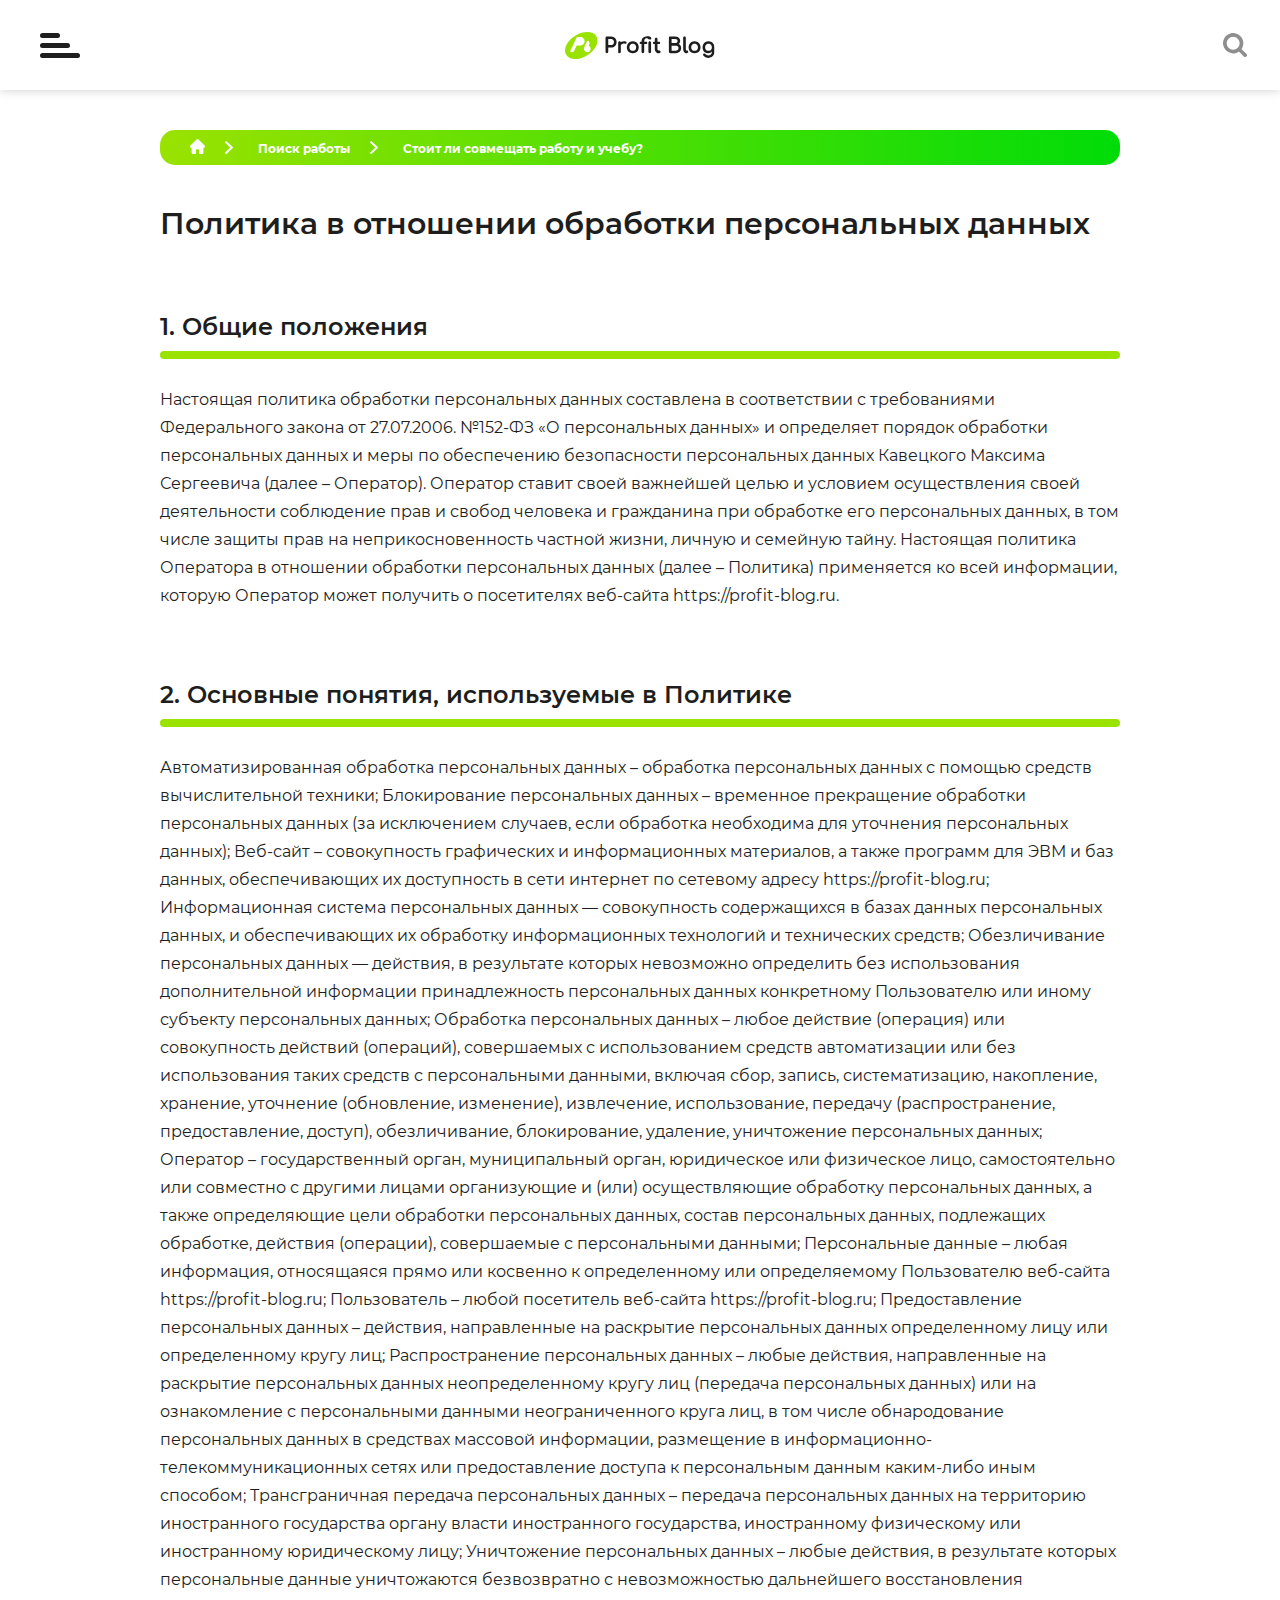
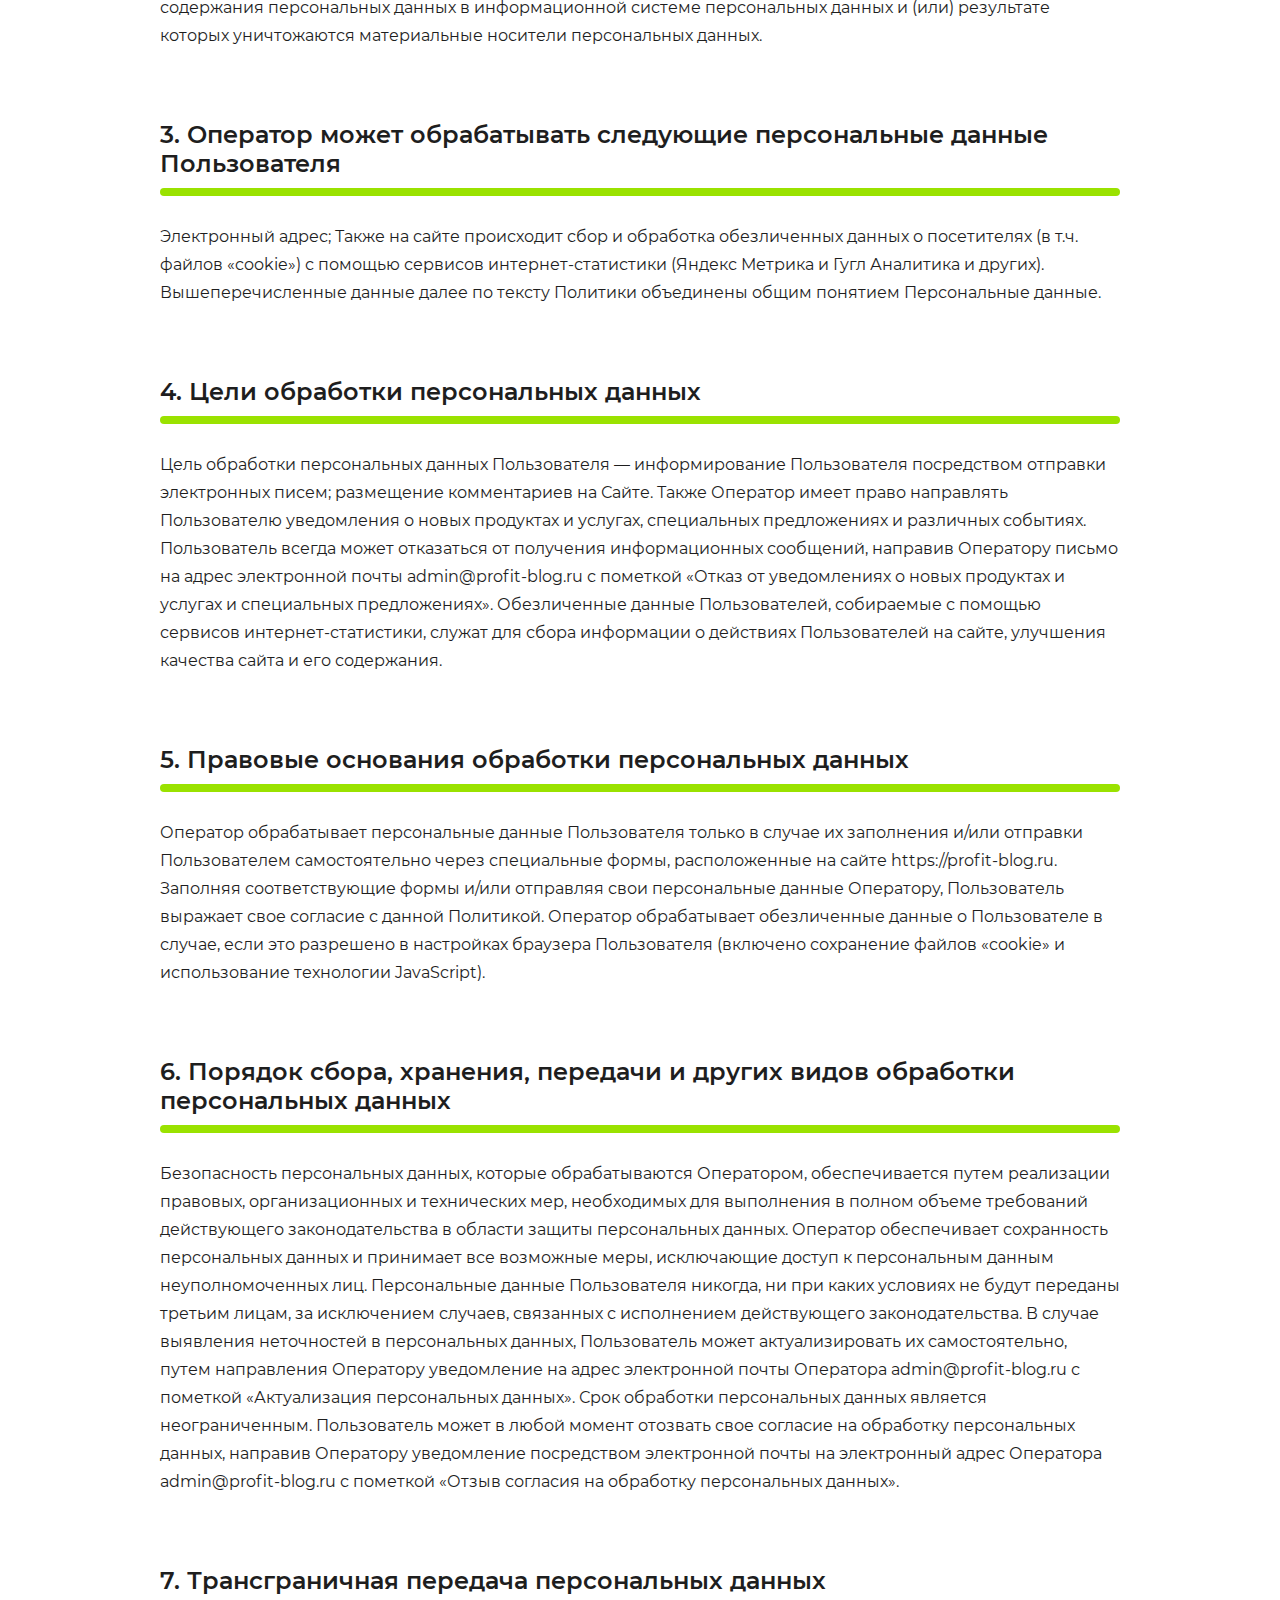
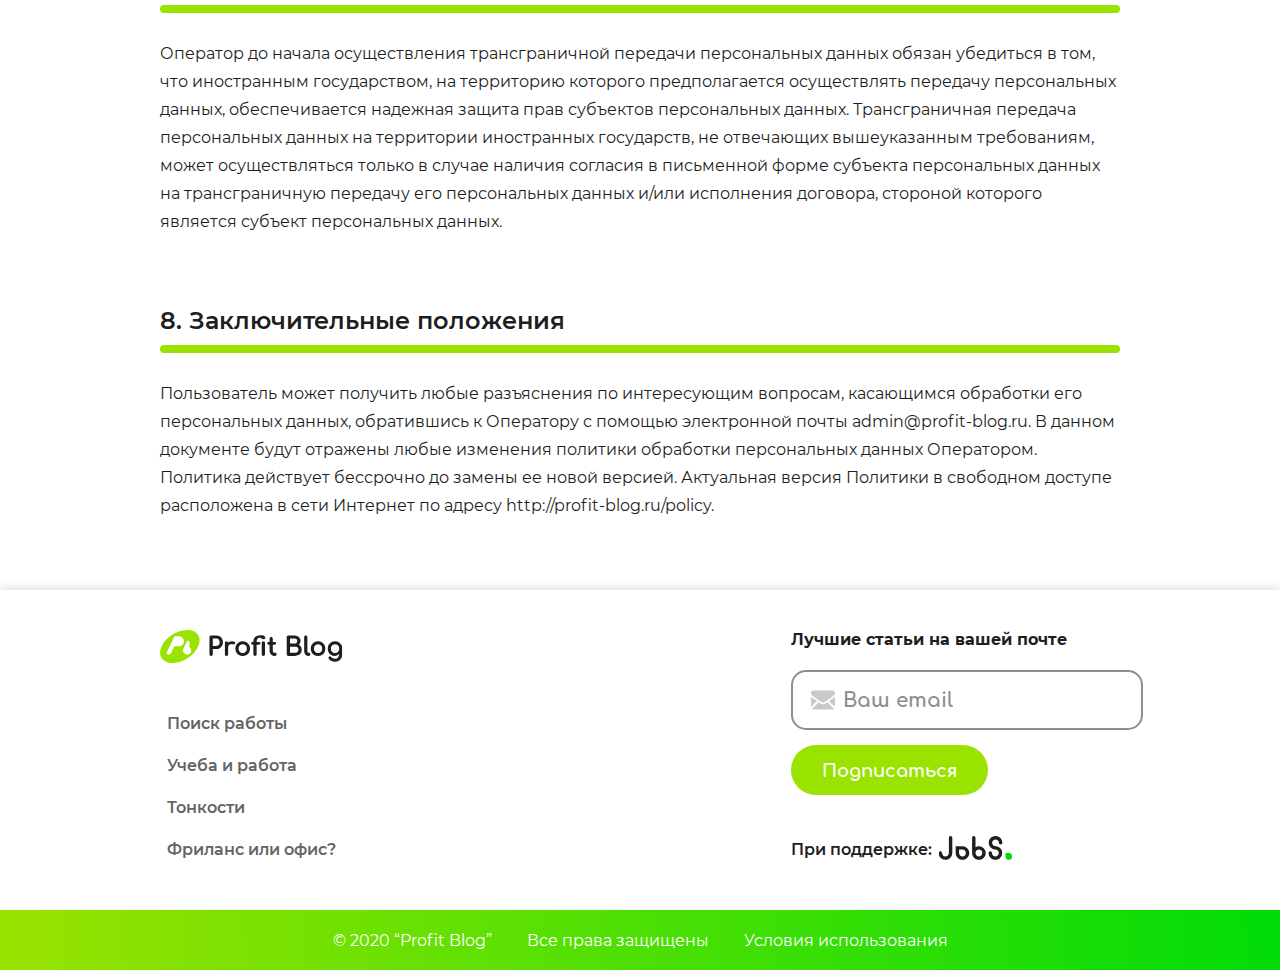
<file: Conditions.html>
<!DOCTYPE html>
<html lang="ru">

<head>
    <meta charset="UTF-8">
    <meta name="viewport" content="width=device-width, initial-scale=1.0">
    <title>Profit Blog</title>

    <link rel="icon" href="images/favicon.ico" type="image/x-icon">
    <link rel="shortcut icon" href="images/favicon.ico" type="image/x-icon">


    <link rel="stylesheet" href="css/libs.min.css">
    <link rel="stylesheet" href="css/style.min.css">
</head>

<body>

    <div class="wrapper">
        <div class="content">
            <header class="header">
    <div class="container">
        <div class="header__inner header__inner--large">
            <div class="header__burger">
                <span></span>
            </div>
            <a class="header__logo" href="#">
                <img class="header__logo-image" src="images/logo.svg" alt="logo">
            </a>
            <nav class="header__menu">
                <div class="header__wrapper">
                    <ul class="header__list">
                        <li class="header__item">
                            <a class="header__link header__link--active" href="#">Поиск работы</a>
                        </li>
                        <li class="header__item">
                            <a class="header__link" href="#">Учеба и работа</a>
                        </li>
                        <li class="header__item">
                            <a class="header__link" href="#">Заработок</a>
                        </li>
                        <li class="header__item">
                            <a class="header__link" href="#">Категории и рубрики</a>
                            <div class="header__dropdown">
                                <ul class="header__dropdown-list">
                                    <li class="header__dropdown-item">
                                        <a class="header__dropdown-link" href="#">
                                            Популярное
                                        </a>
                                    </li>
                                    <li class="header__dropdown-item">
                                        <a class="header__dropdown-link" href="#">
                                            Способы поиска работы
                                        </a>
                                    </li>
                                    <li class="header__dropdown-item">
                                        <a class="header__dropdown-link" href="#">
                                            Соц сети
                                        </a>
                                    </li>
                                    <li class="header__dropdown-item">
                                        <a class="header__dropdown-link" href="#">
                                            Приложения
                                        </a>
                                    </li>
                                    <li class="header__dropdown-item">
                                        <a class="header__dropdown-link" href="#">
                                            Студенту    
                                        </a>
                                    </li>
                                    <li class="header__dropdown-item">
                                        <a class="header__dropdown-link" href="#">
                                            Интернет
                                        </a>
                                    </li>
                                    <li class="header__dropdown-item">
                                        <a class="header__dropdown-link" href="#">
                                            Все рубрики
                                        </a>
                                    </li>
                                </ul>
                            </div>
                        </li>
                    </ul>                    
                    <div class="header__menu-image">
                        <img class="header__menu-logo" src="images/logo-menu.png" alt="logo">
                    </div>
                    <div class="header__add-info">
                        <a class="header__conditions" href="#">
                            Условия использования
                        </a>
                        <div class="header__bottom">
                            <div class="header__copy">
                                © 2020 “Profit Blog”
                            </div>
                            <ul class="header__social">
                                <li class="header__social-item">
                                    <a class="header__social-link" href="#" style="background-image: url(images/icons/instagram-icon-menu.svg);"></a>
                                </li>
                                <li class="header__social-item">
                                    <a class="header__social-link" href="#" style="background-image: url(images/icons/telegram-icon-menu.svg);"></a>
                                </li>
                            </ul>
                        </div>
                    </div>
                </div>
                <div class="header__menu-closer"></div>
            </nav>
            <form action="" class="header__form">
                <label class="header__form-close"></label>
                <label class="header__search-label">
                    <svg width="24" height="25" viewBox="0 0 24 25" fill="none" xmlns="http://www.w3.org/2000/svg">
                        <g clip-path="url(#clip0)">
                        <path class="header__icon" d="M23.1175 20.5481C21.6406 19.0863 20.1763 17.6125 18.705 16.145C18.645 16.085 18.5644 16.0463 18.5406 16.0294C18.8881 15.3606 19.26 14.775 19.5106 14.1412C20.9325 10.5444 20.4956 7.14875 18.2181 4.04063C16.595 1.82625 14.3281 0.60375 11.6356 0.1525C11.3681 0.1075 11.0975 0.081875 10.8281 0.046875H9.46875C9.07 0.106875 8.66687 0.1475 8.2725 0.23C5.11188 0.89125 2.71187 2.59375 1.18062 5.46125C0.526875 6.68563 0.13625 7.99375 0.036875 9.38375C0.03375 9.42813 0.0125 9.47188 0 9.51562V10.875C0.060625 11.2825 0.099375 11.695 0.185 12.0975C0.88875 15.4144 2.7 17.9137 5.79375 19.3481C9.22312 20.9388 12.5781 20.695 15.7812 18.6513C15.8075 18.6344 15.8338 18.6181 15.8606 18.6025C15.8744 18.595 15.89 18.5912 15.9631 18.5637C16.0681 18.685 16.1825 18.8337 16.3137 18.965C17.7219 20.3738 19.1369 21.7756 20.54 23.1887C20.9181 23.5694 21.3 23.9269 21.8438 24.0469H22.4531C22.7656 23.8825 23.1019 23.7506 23.3856 23.5462C23.7313 23.2975 23.8875 22.9037 24 22.5V21.8906C23.8769 21.3306 23.51 20.9369 23.1175 20.5481ZM10.1619 16.66C6.61187 16.7269 3.69313 13.6575 3.67875 10.2319C3.66438 6.7075 6.66438 3.74187 10.1225 3.72563C13.61 3.71 16.6244 6.66813 16.6281 10.1925C16.6319 13.6888 13.6687 16.725 10.1619 16.66Z"/>
                        </g>
                        <defs>
                        <clipPath id="clip0">
                        <rect width="24" height="24" fill="white" transform="translate(0 0.046875)"/>
                        </clipPath>
                        </defs>
                    </svg>        
                </label>
                <input class="header__search" type="search" placeholder="Поиск" required>               
            </form>
        </div>
    </div>
</header>

            <main class="main">
                <div class="breadcrumbs">
                    <div class="container">
                        <div class="breadcrumbs__inner box">
                            <ul class="breadcrumbs__list">
                                <li class="breadcrumbs__item">
                                    <a class="breadcrumbs__link breadcrumbs__link--icon" href="#">
                                        <img class="breadcrumbs__home-image" src="images/icons/home.svg" alt=""></a>
                                </li>
                                <li class="breadcrumbs__item">
                                    <a class="breadcrumbs__link" href="#">
                                    Поиск работы
                                 </a>
                                </li>
                                <li class="breadcrumbs__item">
                                    <a class="breadcrumbs__link breadcrumbs__link--disabled" href="#">
                                        Стоит ли совмещать работу и учебу?
                                    </a>
                                    <!-- ! Обсудить момент переноса слов на 500px -->
                                </li>
                            </ul>
                        </div>
                    </div>
                </div>

                <section class="conditions">
                    <div class="container">
                        <div class="conditions__head">
                            Политика в отношении обработки персональных данных
                        </div>
                        <div class="conditions__item">
                            <div class="conditions__title section-title">
                                1. Общие положения
                            </div>
                            <p class="conditions__text">
                                Настоящая политика обработки персональных данных составлена в соответствии с требованиями Федерального закона от 27.07.2006. №152-ФЗ «О персональных данных» и определяет порядок обработки персональных данных и меры по обеспечению безопасности персональных данных Кавецкого Максима Сергеевича (далее – Оператор). Оператор ставит своей важнейшей целью и условием осуществления своей деятельности соблюдение прав и свобод человека и гражданина при обработке его персональных данных, в том числе защиты прав на неприкосновенность частной жизни, личную и семейную тайну. Настоящая политика Оператора в отношении обработки персональных данных (далее – Политика) применяется ко всей информации, которую Оператор может получить о посетителях веб-сайта https://profit-blog.ru.
                            </p>
                        </div>
                        <div class="conditions__item">
                            <div class="conditions__title section-title">
                                2. Основные понятия, используемые в Политике
                            </div>
                            <p class="conditions__text">
                               Автоматизированная обработка персональных данных – обработка персональных данных с помощью средств вычислительной техники; Блокирование персональных данных – временное прекращение обработки персональных данных (за исключением случаев, если обработка необходима для уточнения персональных данных); Веб-сайт – совокупность графических и информационных материалов, а также программ для ЭВМ и баз данных, обеспечивающих их доступность в сети интернет по сетевому адресу https://profit-blog.ru; Информационная система персональных данных — совокупность содержащихся в базах данных персональных данных, и обеспечивающих их обработку информационных технологий и технических средств; Обезличивание персональных данных — действия, в результате которых невозможно определить без использования дополнительной информации принадлежность персональных данных конкретному Пользователю или иному субъекту персональных данных; Обработка персональных данных – любое действие (операция) или совокупность действий (операций), совершаемых с использованием средств автоматизации или без использования таких средств с персональными данными, включая сбор, запись, систематизацию, накопление, хранение, уточнение (обновление, изменение), извлечение, использование, передачу (распространение, предоставление, доступ), обезличивание, блокирование, удаление, уничтожение персональных данных; Оператор – государственный орган, муниципальный орган, юридическое или физическое лицо, самостоятельно или совместно с другими лицами организующие и (или) осуществляющие обработку персональных данных, а также определяющие цели обработки персональных данных, состав персональных данных, подлежащих обработке, действия (операции), совершаемые с персональными данными; Персональные данные – любая информация, относящаяся прямо или косвенно к определенному или определяемому Пользователю веб-сайта https://profit-blog.ru; Пользователь – любой посетитель веб-сайта https://profit-blog.ru; Предоставление персональных данных – действия, направленные на раскрытие персональных данных определенному лицу или определенному кругу лиц; Распространение персональных данных – любые действия, направленные на раскрытие персональных данных неопределенному кругу лиц (передача персональных данных) или на ознакомление с персональными данными неограниченного круга лиц, в том числе обнародование персональных данных в средствах массовой информации, размещение в информационно-телекоммуникационных сетях или предоставление доступа к персональным данным каким-либо иным способом; Трансграничная передача персональных данных – передача персональных данных на территорию иностранного государства органу власти иностранного государства, иностранному физическому или иностранному юридическому лицу; Уничтожение персональных данных – любые действия, в результате которых персональные данные уничтожаются безвозвратно с невозможностью дальнейшего восстановления содержания персональных данных в информационной системе персональных данных и (или) результате которых уничтожаются материальные носители персональных данных.
                            </p>
                        </div>
                        <div class="conditions__item">
                            <div class="conditions__title section-title">
                                3. Оператор может обрабатывать следующие персональные данные Пользователя
                            </div>
                            <p class="conditions__text">
                                Электронный адрес; Также на сайте происходит сбор и обработка обезличенных данных о посетителях (в т.ч. файлов «cookie») с помощью сервисов интернет-статистики (Яндекс Метрика и Гугл Аналитика и других). Вышеперечисленные данные далее по тексту Политики объединены общим понятием Персональные данные.
                            </p>
                        </div>
                        <div class="conditions__item">
                            <div class="conditions__title section-title">
                                4. Цели обработки персональных данных
                            </div>
                            <p class="conditions__text">
                                Цель обработки персональных данных Пользователя — информирование Пользователя посредством отправки электронных писем; размещение комментариев на Сайте. Также Оператор имеет право направлять Пользователю уведомления о новых продуктах и услугах, специальных предложениях и различных событиях. Пользователь всегда может отказаться от получения информационных сообщений, направив Оператору письмо на адрес электронной почты admin@profit-blog.ru с пометкой «Отказ от уведомлениях о новых продуктах и услугах и специальных предложениях». Обезличенные данные Пользователей, собираемые с помощью сервисов интернет-статистики, служат для сбора информации о действиях Пользователей на сайте, улучшения качества сайта и его содержания.
                            </p>
                        </div>
                        <div class="conditions__item">
                            <div class="conditions__title section-title">
                                5. Правовые основания обработки персональных данных
                            </div>
                            <p class="conditions__text">
                                Оператор обрабатывает персональные данные Пользователя только в случае их заполнения и/или отправки Пользователем самостоятельно через специальные формы, расположенные на сайте https://profit-blog.ru. Заполняя соответствующие формы и/или отправляя свои персональные данные Оператору, Пользователь выражает свое согласие с данной Политикой. Оператор обрабатывает обезличенные данные о Пользователе в случае, если это разрешено в настройках браузера Пользователя (включено сохранение файлов «cookie» и использование технологии JavaScript).
                            </p>
                        </div>
                        <div class="conditions__item">
                            <div class="conditions__title section-title">
                                6. Порядок сбора, хранения, передачи и других видов обработки персональных данных
                            </div>
                            <p class="conditions__text">
                                Безопасность персональных данных, которые обрабатываются Оператором, обеспечивается путем реализации правовых, организационных и технических мер, необходимых для выполнения в полном объеме требований действующего законодательства в области защиты персональных данных. Оператор обеспечивает сохранность персональных данных и принимает все возможные меры, исключающие доступ к персональным данным неуполномоченных лиц. Персональные данные Пользователя никогда, ни при каких условиях не будут переданы третьим лицам, за исключением случаев, связанных с исполнением действующего законодательства. В случае выявления неточностей в персональных данных, Пользователь может актуализировать их самостоятельно, путем направления Оператору уведомление на адрес электронной почты Оператора admin@profit-blog.ru с пометкой «Актуализация персональных данных». Срок обработки персональных данных является неограниченным. Пользователь может в любой момент отозвать свое согласие на обработку персональных данных, направив Оператору уведомление посредством электронной почты на электронный адрес Оператора admin@profit-blog.ru с пометкой «Отзыв согласия на обработку персональных данных».
                            </p>
                        </div>
                        <div class="conditions__item">
                            <div class="conditions__title section-title">
                                7. Трансграничная передача персональных данных
                            </div>
                            <p class="conditions__text">
                                Оператор до начала осуществления трансграничной передачи персональных данных обязан убедиться в том, что иностранным государством, на территорию которого предполагается осуществлять передачу персональных данных, обеспечивается надежная защита прав субъектов персональных данных. Трансграничная передача персональных данных на территории иностранных государств, не отвечающих вышеуказанным требованиям, может осуществляться только в случае наличия согласия в письменной форме субъекта персональных данных на трансграничную передачу его персональных данных и/или исполнения договора, стороной которого является субъект персональных данных.
                            </p>
                        </div>
                        <div class="conditions__item">
                            <div class="conditions__title section-title">
                                8. Заключительные положения
                            </div>
                            <p class="conditions__text">
                                Пользователь может получить любые разъяснения по интересующим вопросам, касающимся обработки его персональных данных, обратившись к Оператору с помощью электронной почты admin@profit-blog.ru. В данном документе будут отражены любые изменения политики обработки персональных данных Оператором. Политика действует бессрочно до замены ее новой версией. Актуальная версия Политики в свободном доступе расположена в сети Интернет по адресу http://profit-blog.ru/policy.
                            </p>
                        </div>
                    </div>
                </section>
            </main>
        </div>

        <footer class="footer">
    <div class="container">
        <div class="footer__top">
            <div class="footer__item footer__item--support">
                <a class="footer__logo" href="#">
                    <img class="footer__logo-image" src="images/logo.png" alt="logo">
                </a>
                <div class="footer__text">
                    При поддержке:
                    <a class="footer__text-logo" href="#" style="background-image: url(images/icons/logo-small.svg);"></a>
                </div>
            </div>
            <div class="footer__item">
                <ul class="footer__list">
                    <li class="footer__list-item">
                        <a class="footer__link" href="#">
                            Поиск работы
                        </a>
                    </li>
                    <li class="footer__list-item">
                        <a class="footer__link" href="#">
                            Учеба и работа
                        </a>
                    </li>
                    <li class="footer__list-item">
                        <a class="footer__link" href="#">
                            Тонкости
                        </a>
                    </li>
                    <li class="footer__list-item">
                        <a class="footer__link" href="#">
                            Фриланс или офис?
                        </a>
                    </li>
                </ul>
            </div>
            <div class="footer__item">
                <div class="footer__item-title">
                    Лучшие статьи на вашей почте
                </div>
                <form action="" class="footer__form">
                    <input class="footer__email" type="email" placeholder="Ваш email" required>
                    <label class="footer__email-label"></label>
                    <button class="footer__btn" type="submit">Подписаться</button>
                </form>
            </div>
        </div>
    </div>
    
    <div class="footer__copy">
        <div class="container">
            <div class="footer__copy-inner">
                <ul class="footer__copy-list">
                    <li class="footer__copy-item">© 2020 “Profit Blog”</li>
                    <li class="footer__copy-item">Все права защищены</li>
                    <li class="footer__copy-item">
                        <a class="footer__copy-link" href="#">
                                Условия использования
                            </a>
                    </li>
                </ul>
                <ul class="footer__social">
                    <li class="footer__social-item">
                        <a class="footer__social-link" href="#" style="background-image: url(images/icons/instagram-icon.svg);"></a>
                    </li>
                    <li class="footer__social-item">
                        <a class="footer__social-link" href="#" style="background-image: url(images/icons/telegram-icon.svg);"></a>
                    </li>
                </ul>
            </div>
        </div>
    </div>

</footer> 
        <footer class="footer footer--mobile">
    <div class="container">
        <div class="footer__top">
            <div class="footer__item footer__item--support">
                <a class="footer__logo" href="#">
                    <img class="footer__logo-image" src="images/logo.svg" alt="logo">
                </a>
               
                <ul class="footer__list">
                    <li class="footer__list-item">
                        <a class="footer__link" href="#">
                            Поиск работы
                        </a>
                    </li>
                    <li class="footer__list-item">
                        <a class="footer__link" href="#">
                            Учеба и работа
                        </a>
                    </li>
                    <li class="footer__list-item">
                        <a class="footer__link" href="#">
                            Тонкости
                        </a>
                    </li>
                    <li class="footer__list-item">
                        <a class="footer__link" href="#">
                            Фриланс или офис?
                        </a>
                    </li>
                </ul>
            </div>
            
            <div class="footer__item">
                <div class="footer__item-title">
                    Лучшие статьи на вашей почте
                </div>
                <form action="" class="footer__form">
                    <input class="footer__email" type="email" placeholder="Ваш email" required>
                    <label class="footer__email-label"></label>
                    <button class="footer__btn" type="submit">Подписаться</button>
                </form>
                <div class="footer__text">
                    При поддержке:
                    <a class="footer__text-logo" href="#" style="background-image: url(images/icons/logo-small-mobile.svg);"></a>
                </div>
            </div>
        </div>
    </div>
    
    <div class="footer__copy">
        <div class="container">
            <div class="footer__copy-inner">
                <ul class="footer__copy-list">
                    <li class="footer__copy-item">© 2020 “Profit Blog”</li>
                    <li class="footer__copy-item footer__copy-item--rights">Все права защищены</li>
                    <li class="footer__copy-item">
                        <a class="footer__copy-link" href="#">
                                Условия использования
                        </a>
                    </li>
                </ul>             
            </div>
        </div>
    </div>

</footer>
    </div>

    <script src="js/libs.min.js"></script>
    <script src="js/main.js"></script>
</body>

</html>
</file>
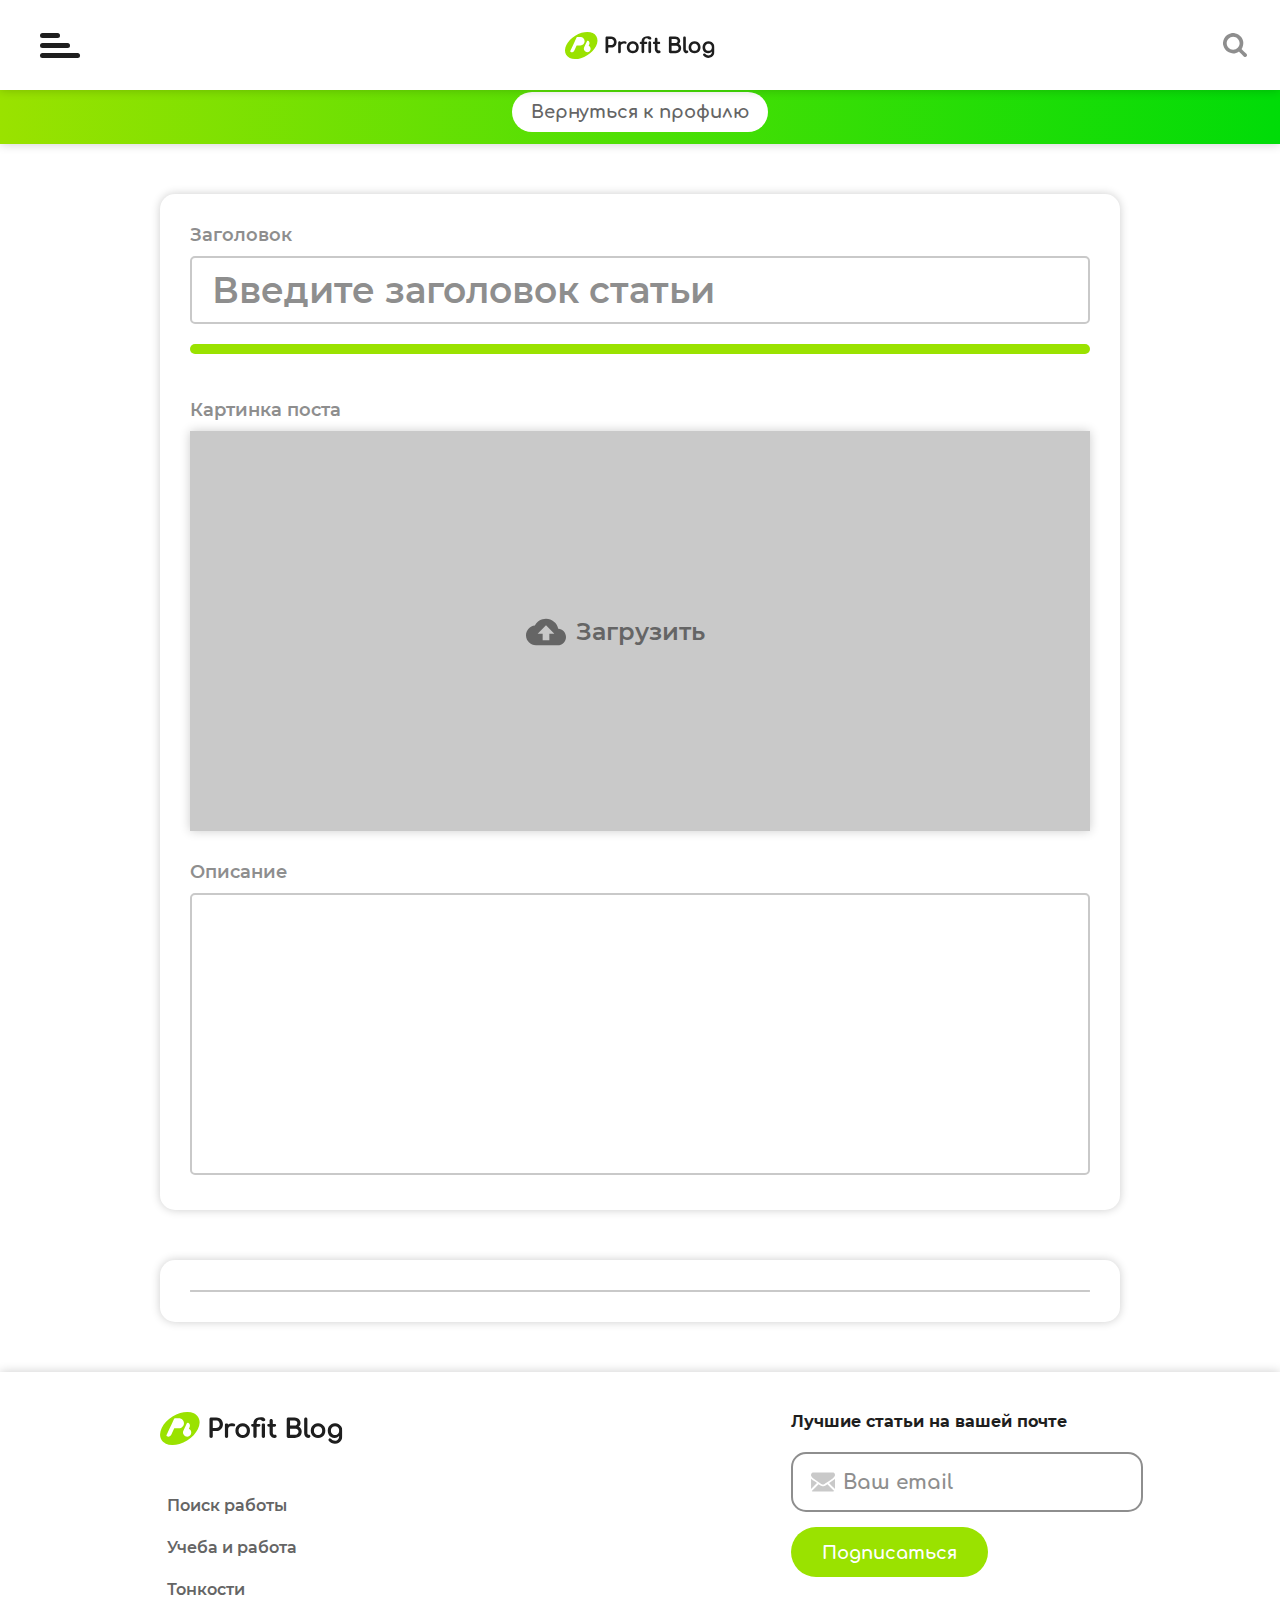
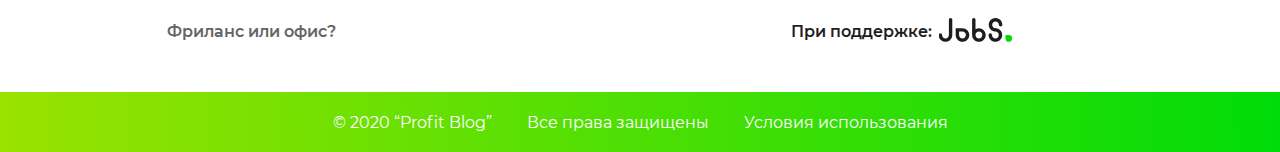
<file: constructor.html>
<!DOCTYPE html>
<html lang="ru">

<head>
    <meta charset="UTF-8">
    <meta name="viewport" content="width=device-width, initial-scale=1.0">
    <title>Конструктор</title>

    <link rel="icon" href="images/favicon.ico" type="image/x-icon">
    <link rel="shortcut icon" href="images/favicon.ico" type="image/x-icon">
    <link rel="stylesheet" href="css/libs.min.css">
    <link rel="stylesheet" href="css/style.min.css">
</head>

<body>

    <div class="wrapper">
        <div class="content">
            <header class="header">
    <div class="container">
        <div class="header__inner header__inner--large">
            <div class="header__burger">
                <span></span>
            </div>
            <a class="header__logo" href="#">
                <img class="header__logo-image" src="images/logo.svg" alt="logo">
            </a>
            <nav class="header__menu">
                <div class="header__wrapper">
                    <ul class="header__list">
                        <li class="header__item">
                            <a class="header__link header__link--active" href="#">Поиск работы</a>
                        </li>
                        <li class="header__item">
                            <a class="header__link" href="#">Учеба и работа</a>
                        </li>
                        <li class="header__item">
                            <a class="header__link" href="#">Заработок</a>
                        </li>
                        <li class="header__item">
                            <a class="header__link" href="#">Категории и рубрики</a>
                            <div class="header__dropdown">
                                <ul class="header__dropdown-list">
                                    <li class="header__dropdown-item">
                                        <a class="header__dropdown-link" href="#">
                                            Популярное
                                        </a>
                                    </li>
                                    <li class="header__dropdown-item">
                                        <a class="header__dropdown-link" href="#">
                                            Способы поиска работы
                                        </a>
                                    </li>
                                    <li class="header__dropdown-item">
                                        <a class="header__dropdown-link" href="#">
                                            Соц сети
                                        </a>
                                    </li>
                                    <li class="header__dropdown-item">
                                        <a class="header__dropdown-link" href="#">
                                            Приложения
                                        </a>
                                    </li>
                                    <li class="header__dropdown-item">
                                        <a class="header__dropdown-link" href="#">
                                            Студенту    
                                        </a>
                                    </li>
                                    <li class="header__dropdown-item">
                                        <a class="header__dropdown-link" href="#">
                                            Интернет
                                        </a>
                                    </li>
                                    <li class="header__dropdown-item">
                                        <a class="header__dropdown-link" href="#">
                                            Все рубрики
                                        </a>
                                    </li>
                                </ul>
                            </div>
                        </li>
                    </ul>                    
                    <div class="header__menu-image">
                        <img class="header__menu-logo" src="images/logo-menu.png" alt="logo">
                    </div>
                    <div class="header__add-info">
                        <a class="header__conditions" href="#">
                            Условия использования
                        </a>
                        <div class="header__bottom">
                            <div class="header__copy">
                                © 2020 “Profit Blog”
                            </div>
                            <ul class="header__social">
                                <li class="header__social-item">
                                    <a class="header__social-link" href="#" style="background-image: url(images/icons/instagram-icon-menu.svg);"></a>
                                </li>
                                <li class="header__social-item">
                                    <a class="header__social-link" href="#" style="background-image: url(images/icons/telegram-icon-menu.svg);"></a>
                                </li>
                            </ul>
                        </div>
                    </div>
                </div>
                <div class="header__menu-closer"></div>
            </nav>
            <form action="" class="header__form">
                <label class="header__form-close"></label>
                <label class="header__search-label">
                    <svg width="24" height="25" viewBox="0 0 24 25" fill="none" xmlns="http://www.w3.org/2000/svg">
                        <g clip-path="url(#clip0)">
                        <path class="header__icon" d="M23.1175 20.5481C21.6406 19.0863 20.1763 17.6125 18.705 16.145C18.645 16.085 18.5644 16.0463 18.5406 16.0294C18.8881 15.3606 19.26 14.775 19.5106 14.1412C20.9325 10.5444 20.4956 7.14875 18.2181 4.04063C16.595 1.82625 14.3281 0.60375 11.6356 0.1525C11.3681 0.1075 11.0975 0.081875 10.8281 0.046875H9.46875C9.07 0.106875 8.66687 0.1475 8.2725 0.23C5.11188 0.89125 2.71187 2.59375 1.18062 5.46125C0.526875 6.68563 0.13625 7.99375 0.036875 9.38375C0.03375 9.42813 0.0125 9.47188 0 9.51562V10.875C0.060625 11.2825 0.099375 11.695 0.185 12.0975C0.88875 15.4144 2.7 17.9137 5.79375 19.3481C9.22312 20.9388 12.5781 20.695 15.7812 18.6513C15.8075 18.6344 15.8338 18.6181 15.8606 18.6025C15.8744 18.595 15.89 18.5912 15.9631 18.5637C16.0681 18.685 16.1825 18.8337 16.3137 18.965C17.7219 20.3738 19.1369 21.7756 20.54 23.1887C20.9181 23.5694 21.3 23.9269 21.8438 24.0469H22.4531C22.7656 23.8825 23.1019 23.7506 23.3856 23.5462C23.7313 23.2975 23.8875 22.9037 24 22.5V21.8906C23.8769 21.3306 23.51 20.9369 23.1175 20.5481ZM10.1619 16.66C6.61187 16.7269 3.69313 13.6575 3.67875 10.2319C3.66438 6.7075 6.66438 3.74187 10.1225 3.72563C13.61 3.71 16.6244 6.66813 16.6281 10.1925C16.6319 13.6888 13.6687 16.725 10.1619 16.66Z"/>
                        </g>
                        <defs>
                        <clipPath id="clip0">
                        <rect width="24" height="24" fill="white" transform="translate(0 0.046875)"/>
                        </clipPath>
                        </defs>
                    </svg>        
                </label>
                <input class="header__search" type="search" placeholder="Поиск" required>               
            </form>
        </div>
    </div>
</header>

            <main class="main">
                <div class="line">
                    <a class="line__link" href="#">
                        Вернуться к профилю
                    </a>
                </div>
                <section class="construct">
                    <div class="container">
                        <div class="construct__inner">
                            <form class="construct__content">
                                <div class="construct__preview construct__box">
                                    <div class="construct__title construct__title--name">
                                        Заголовок
                                    </div>
                                    <textarea class="construct__textarea construct__textarea--title" maxlength="58" placeholder="Введите заголовок статьи"></textarea>
                                    <div class="construct__title">
                                        Картинка поста
                                    </div>
                                    <label class="construct__file">
                                        <input class="construct__input" type="file">
                                        <span>Загрузить</span>
                                    </label>
                                    <div class="construct__title">
                                        Описание
                                    </div>
                                    <textarea class="construct__textarea"></textarea>
                                </div>
                                <div class="construct__post">
                                    <div id="editor"></div>
                                </div>
                            </form>

                            <div class="construct__sidebar">

                            </div>
                        </div>
                    </div>
                </section>
            </main>
        </div>

        <footer class="footer">
    <div class="container">
        <div class="footer__top">
            <div class="footer__item footer__item--support">
                <a class="footer__logo" href="#">
                    <img class="footer__logo-image" src="images/logo.png" alt="logo">
                </a>
                <div class="footer__text">
                    При поддержке:
                    <a class="footer__text-logo" href="#" style="background-image: url(images/icons/logo-small.svg);"></a>
                </div>
            </div>
            <div class="footer__item">
                <ul class="footer__list">
                    <li class="footer__list-item">
                        <a class="footer__link" href="#">
                            Поиск работы
                        </a>
                    </li>
                    <li class="footer__list-item">
                        <a class="footer__link" href="#">
                            Учеба и работа
                        </a>
                    </li>
                    <li class="footer__list-item">
                        <a class="footer__link" href="#">
                            Тонкости
                        </a>
                    </li>
                    <li class="footer__list-item">
                        <a class="footer__link" href="#">
                            Фриланс или офис?
                        </a>
                    </li>
                </ul>
            </div>
            <div class="footer__item">
                <div class="footer__item-title">
                    Лучшие статьи на вашей почте
                </div>
                <form action="" class="footer__form">
                    <input class="footer__email" type="email" placeholder="Ваш email" required>
                    <label class="footer__email-label"></label>
                    <button class="footer__btn" type="submit">Подписаться</button>
                </form>
            </div>
        </div>
    </div>
    
    <div class="footer__copy">
        <div class="container">
            <div class="footer__copy-inner">
                <ul class="footer__copy-list">
                    <li class="footer__copy-item">© 2020 “Profit Blog”</li>
                    <li class="footer__copy-item">Все права защищены</li>
                    <li class="footer__copy-item">
                        <a class="footer__copy-link" href="#">
                                Условия использования
                            </a>
                    </li>
                </ul>
                <ul class="footer__social">
                    <li class="footer__social-item">
                        <a class="footer__social-link" href="#" style="background-image: url(images/icons/instagram-icon.svg);"></a>
                    </li>
                    <li class="footer__social-item">
                        <a class="footer__social-link" href="#" style="background-image: url(images/icons/telegram-icon.svg);"></a>
                    </li>
                </ul>
            </div>
        </div>
    </div>

</footer> <footer class="footer footer--mobile">
    <div class="container">
        <div class="footer__top">
            <div class="footer__item footer__item--support">
                <a class="footer__logo" href="#">
                    <img class="footer__logo-image" src="images/logo.svg" alt="logo">
                </a>
               
                <ul class="footer__list">
                    <li class="footer__list-item">
                        <a class="footer__link" href="#">
                            Поиск работы
                        </a>
                    </li>
                    <li class="footer__list-item">
                        <a class="footer__link" href="#">
                            Учеба и работа
                        </a>
                    </li>
                    <li class="footer__list-item">
                        <a class="footer__link" href="#">
                            Тонкости
                        </a>
                    </li>
                    <li class="footer__list-item">
                        <a class="footer__link" href="#">
                            Фриланс или офис?
                        </a>
                    </li>
                </ul>
            </div>
            
            <div class="footer__item">
                <div class="footer__item-title">
                    Лучшие статьи на вашей почте
                </div>
                <form action="" class="footer__form">
                    <input class="footer__email" type="email" placeholder="Ваш email" required>
                    <label class="footer__email-label"></label>
                    <button class="footer__btn" type="submit">Подписаться</button>
                </form>
                <div class="footer__text">
                    При поддержке:
                    <a class="footer__text-logo" href="#" style="background-image: url(images/icons/logo-small-mobile.svg);"></a>
                </div>
            </div>
        </div>
    </div>
    
    <div class="footer__copy">
        <div class="container">
            <div class="footer__copy-inner">
                <ul class="footer__copy-list">
                    <li class="footer__copy-item">© 2020 “Profit Blog”</li>
                    <li class="footer__copy-item footer__copy-item--rights">Все права защищены</li>
                    <li class="footer__copy-item">
                        <a class="footer__copy-link" href="#">
                                Условия использования
                        </a>
                    </li>
                </ul>             
            </div>
        </div>
    </div>

</footer>

    </div>



    <script src="js/libs.min.js"></script>
    <script src="js/main.js"></script>
</body>

</html>
</file>
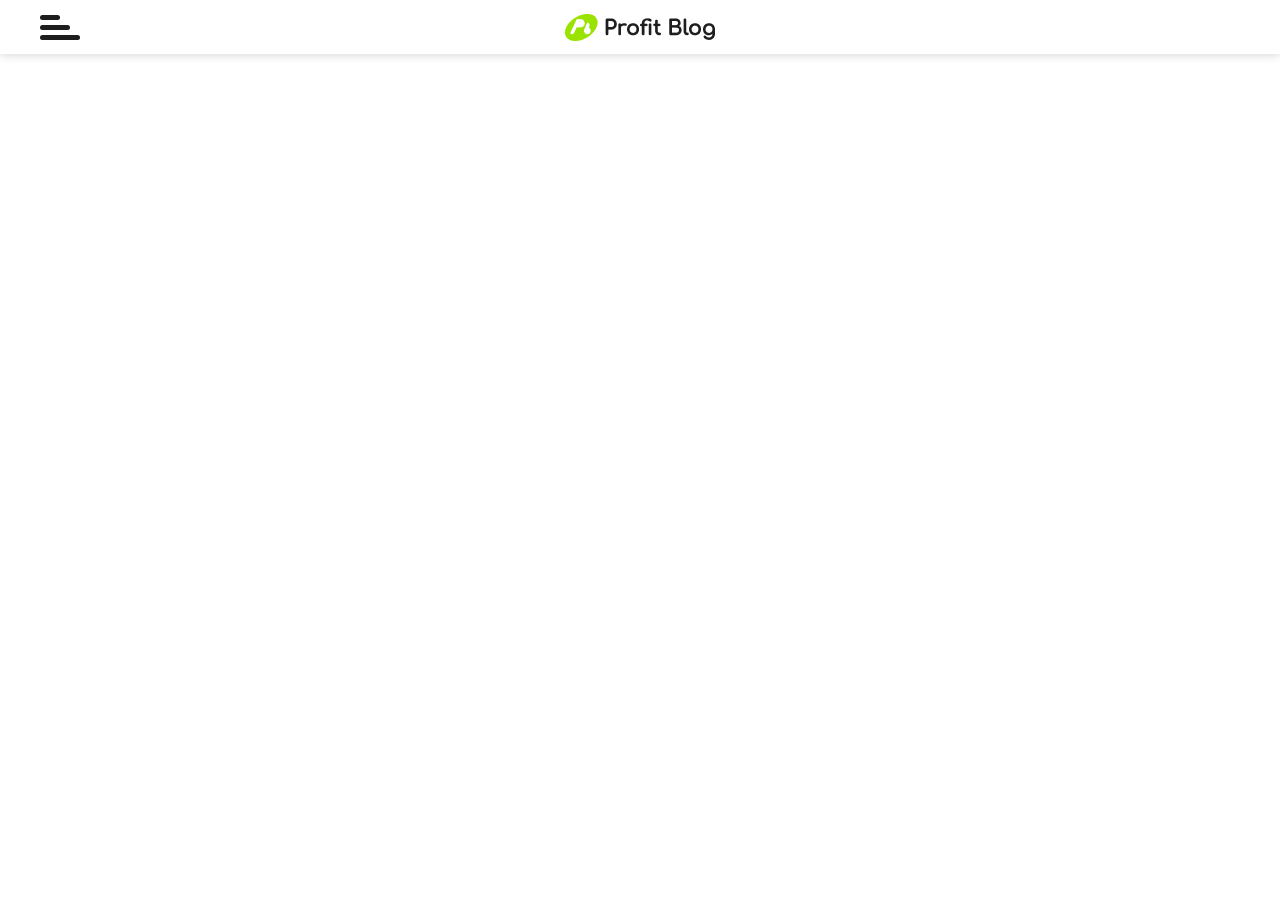
<file: template — копия.html>
<!DOCTYPE html>
<html lang="ru">

<head>
    <meta charset="UTF-8">
    <meta name="viewport" content="width=device-width, initial-scale=1.0">
    <title>Profit Blog</title>

    <link rel="icon" href="images/favicon.ico" type="image/x-icon">
    <link rel="shortcut icon" href="images/favicon.ico" type="image/x-icon">


    <link rel="stylesheet" href="css/libs.min.css">
    <link rel="stylesheet" href="css/style.min.css">
</head>

<body>

    <div class="wrapper">
        <div class="content">
            <header class="header">
    <div class="container">
        <div class="header__inner">
            <div class="header__burger">
                <span></span>
            </div>
            <a class="header__logo" href="#">
                <img class="header__logo-image" src="images/logo.png" alt="logo">
            </a>
            <nav class="header__menu">
                <ul class="header__list">
                    <li class="header__item">
                        <a class="header__link header__link--active" href="#">Поиск работы</a>
                    </li>
                    <li class="header__item">
                        <a class="header__link" href="#">Учеба и работа</a>
                    </li>
                    <li class="header__item">
                        <a class="header__link" href="#">Заработок</a>
                    </li>
                    <li class="header__item">
                        <a class="header__link" href="#">Категории и рубрики</a>
                    </li>
                </ul>
            </nav>
            <form action="" class="header__form">
                <label class="header__search-label" for=""></label>
                <input class="header__search" type="search" placeholder="Поиск">                
            </form>
        </div>
    </div>
</header>

            <main class="main">
                
            </main>
        </div>
        <footer class="footer">

            <footer class="footer">
    <div class="container">
        <div class="footer__top">
            <div class="footer__item footer__item--support">
                <a class="footer__logo" href="#">
                    <img class="footer__logo-image" src="images/logo.png" alt="logo">
                </a>
                <div class="footer__text">
                    При поддержке:
                    <a class="footer__text-logo" href="#" style="background-image: url(images/icons/logo-small.svg);"></a>
                </div>
            </div>
            <div class="footer__item">
                <ul class="footer__list">
                    <li class="footer__list-item">
                        <a class="footer__link" href="#">
                            Поиск работы
                        </a>
                    </li>
                    <li class="footer__list-item">
                        <a class="footer__link" href="#">
                            Учеба и работа
                        </a>
                    </li>
                    <li class="footer__list-item">
                        <a class="footer__link" href="#">
                            Тонкости
                        </a>
                    </li>
                    <li class="footer__list-item">
                        <a class="footer__link" href="#">
                            Фриланс или офис?
                        </a>
                    </li>
                </ul>
            </div>
            <div class="footer__item">
                <div class="footer__item-title">
                    Лучшие статьи на вашей почте
                </div>
                <form action="" class="footer__form">
                    <label class="footer__email-label"></label>
                    <input class="footer__email" type="email" placeholder="Ваш email" required>
                    <button class="footer__btn" type="submit">Подписаться</button>
                </form>
            </div>
        </div>
    </div>
    
    <div class="footer__copy">
        <div class="container">
            <div class="footer__copy-inner">
                <ul class="footer__copy-list">
                    <li class="footer__copy-item">© 2020 “Profit Blog”</li>
                    <li class="footer__copy-item">Все права защищены</li>
                    <li class="footer__copy-item">
                        <a class="footer__copy-link" href="#">
                                Условия использования
                            </a>
                    </li>
                </ul>
                <ul class="footer__social">
                    <li class="footer__social-item">
                        <a class="footer__social-link" href="#" style="background-image: url(images/icons/instagram-icon.svg);"></a>
                    </li>
                    <li class="footer__social-item">
                        <a class="footer__social-link" href="#" style="background-image: url(images/icons/telegram-icon.svg);"></a>
                    </li>
                </ul>
            </div>
        </div>
    </div>

</footer>        
            <footer class="footer footer--mobile">
    <div class="container">
        <div class="footer__top">
            <div class="footer__item footer__item--support">
                <a class="footer__logo" href="#">
                    <img class="footer__logo-image" src="images/logo.png" alt="logo">
                </a>
               
                <ul class="footer__list">
                    <li class="footer__list-item">
                        <a class="footer__link" href="#">
                            Поиск работы
                        </a>
                    </li>
                    <li class="footer__list-item">
                        <a class="footer__link" href="#">
                            Учеба и работа
                        </a>
                    </li>
                    <li class="footer__list-item">
                        <a class="footer__link" href="#">
                            Тонкости
                        </a>
                    </li>
                    <li class="footer__list-item">
                        <a class="footer__link" href="#">
                            Фриланс или офис?
                        </a>
                    </li>
                </ul>
            </div>
            
            <div class="footer__item">
                <div class="footer__item-title">
                    Лучшие статьи на вашей почте
                </div>
                <form action="" class="footer__form">
                    <label class="footer__email-label"></label>
                    <input class="footer__email" type="email" placeholder="Ваш email" required>
                    <button class="footer__btn" type="submit">Подписаться</button>
                </form>
                <div class="footer__text">
                    При поддержке:
                    <a class="footer__text-logo" href="#" style="background-image: url(images/icons/logo-small-mobile.svg);"></a>
                </div>
            </div>
        </div>
    </div>
    
    <div class="footer__copy">
        <div class="container">
            <div class="footer__copy-inner">
                <ul class="footer__copy-list">
                    <li class="footer__copy-item">© 2020 “Profit Blog”</li>
                    <li class="footer__copy-item footer__copy-item--rights">Все права защищены</li>
                    <li class="footer__copy-item">
                        <a class="footer__copy-link" href="#">
                                Условия использования
                        </a>
                    </li>
                </ul>             
            </div>
        </div>
    </div>

</footer>        
        </footer>
    </div>

    <script src="js/libs.min.js"></script>
    <script src="js/main.js"></script>
</body>

</html>
</file>
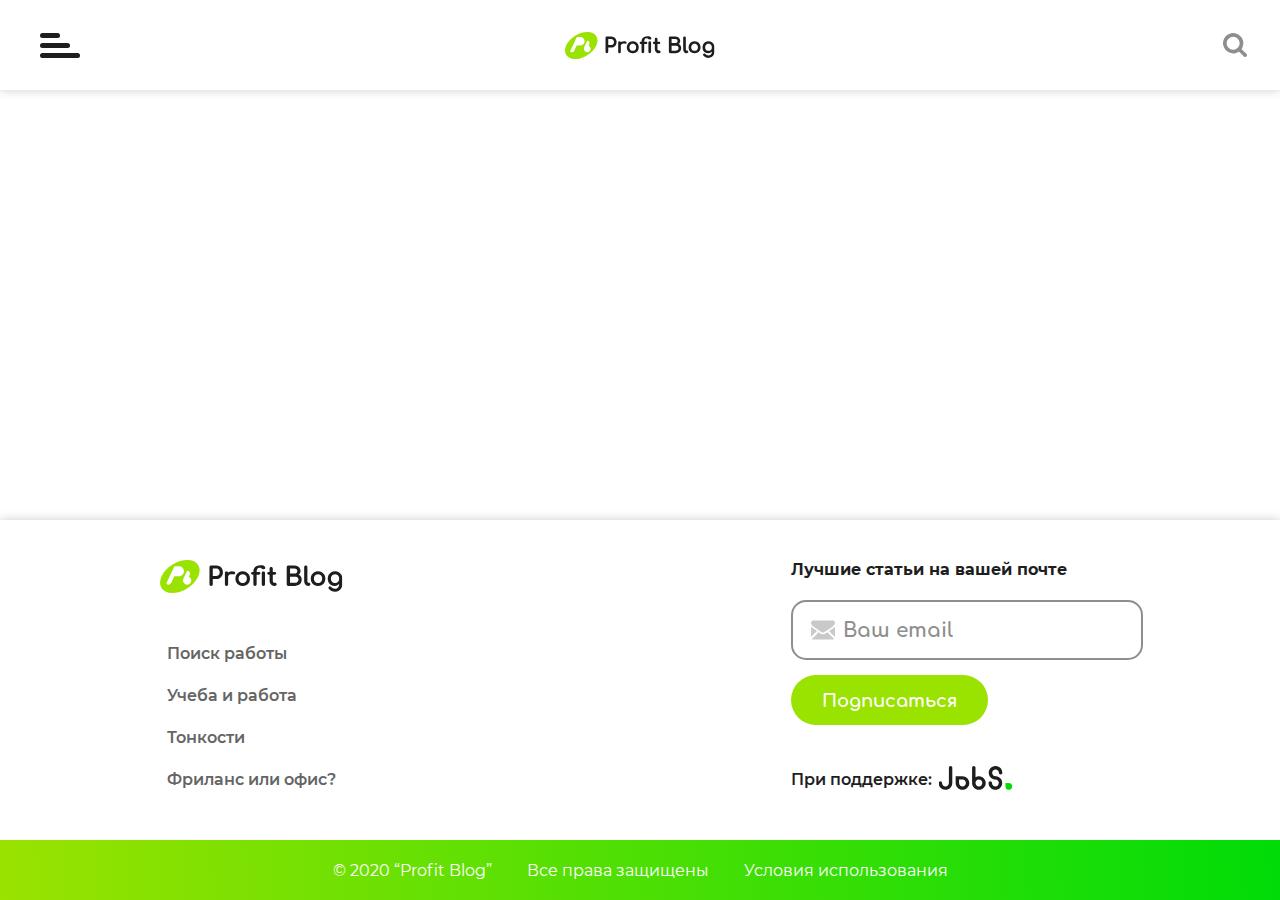
<file: template.html>
<!DOCTYPE html>
<html lang="ru">

<head>
    <meta charset="UTF-8">
    <meta name="viewport" content="width=device-width, initial-scale=1.0">
    <title>Profit Blog</title>

    <link rel="icon" href="images/favicon.ico" type="image/x-icon">
    <link rel="shortcut icon" href="images/favicon.ico" type="image/x-icon">


    <link rel="stylesheet" href="css/libs.min.css">
    <link rel="stylesheet" href="css/style.min.css">
</head>

<body>

    <div class="wrapper">
        <div class="content">
            <header class="header">
    <div class="container">
        <div class="header__inner header__inner--large">
            <div class="header__burger">
                <span></span>
            </div>
            <a class="header__logo" href="#">
                <img class="header__logo-image" src="images/logo.svg" alt="logo">
            </a>
            <nav class="header__menu">
                <div class="header__wrapper">
                    <ul class="header__list">
                        <li class="header__item">
                            <a class="header__link header__link--active" href="#">Поиск работы</a>
                        </li>
                        <li class="header__item">
                            <a class="header__link" href="#">Учеба и работа</a>
                        </li>
                        <li class="header__item">
                            <a class="header__link" href="#">Заработок</a>
                        </li>
                        <li class="header__item">
                            <a class="header__link" href="#">Категории и рубрики</a>
                            <div class="header__dropdown">
                                <ul class="header__dropdown-list">
                                    <li class="header__dropdown-item">
                                        <a class="header__dropdown-link" href="#">
                                            Популярное
                                        </a>
                                    </li>
                                    <li class="header__dropdown-item">
                                        <a class="header__dropdown-link" href="#">
                                            Способы поиска работы
                                        </a>
                                    </li>
                                    <li class="header__dropdown-item">
                                        <a class="header__dropdown-link" href="#">
                                            Соц сети
                                        </a>
                                    </li>
                                    <li class="header__dropdown-item">
                                        <a class="header__dropdown-link" href="#">
                                            Приложения
                                        </a>
                                    </li>
                                    <li class="header__dropdown-item">
                                        <a class="header__dropdown-link" href="#">
                                            Студенту    
                                        </a>
                                    </li>
                                    <li class="header__dropdown-item">
                                        <a class="header__dropdown-link" href="#">
                                            Интернет
                                        </a>
                                    </li>
                                    <li class="header__dropdown-item">
                                        <a class="header__dropdown-link" href="#">
                                            Все рубрики
                                        </a>
                                    </li>
                                </ul>
                            </div>
                        </li>
                    </ul>                    
                    <div class="header__menu-image">
                        <img class="header__menu-logo" src="images/logo-menu.png" alt="logo">
                    </div>
                    <div class="header__add-info">
                        <a class="header__conditions" href="#">
                            Условия использования
                        </a>
                        <div class="header__bottom">
                            <div class="header__copy">
                                © 2020 “Profit Blog”
                            </div>
                            <ul class="header__social">
                                <li class="header__social-item">
                                    <a class="header__social-link" href="#" style="background-image: url(images/icons/instagram-icon-menu.svg);"></a>
                                </li>
                                <li class="header__social-item">
                                    <a class="header__social-link" href="#" style="background-image: url(images/icons/telegram-icon-menu.svg);"></a>
                                </li>
                            </ul>
                        </div>
                    </div>
                </div>
                <div class="header__menu-closer"></div>
            </nav>
            <form action="" class="header__form">
                <label class="header__form-close"></label>
                <label class="header__search-label">
                    <svg width="24" height="25" viewBox="0 0 24 25" fill="none" xmlns="http://www.w3.org/2000/svg">
                        <g clip-path="url(#clip0)">
                        <path class="header__icon" d="M23.1175 20.5481C21.6406 19.0863 20.1763 17.6125 18.705 16.145C18.645 16.085 18.5644 16.0463 18.5406 16.0294C18.8881 15.3606 19.26 14.775 19.5106 14.1412C20.9325 10.5444 20.4956 7.14875 18.2181 4.04063C16.595 1.82625 14.3281 0.60375 11.6356 0.1525C11.3681 0.1075 11.0975 0.081875 10.8281 0.046875H9.46875C9.07 0.106875 8.66687 0.1475 8.2725 0.23C5.11188 0.89125 2.71187 2.59375 1.18062 5.46125C0.526875 6.68563 0.13625 7.99375 0.036875 9.38375C0.03375 9.42813 0.0125 9.47188 0 9.51562V10.875C0.060625 11.2825 0.099375 11.695 0.185 12.0975C0.88875 15.4144 2.7 17.9137 5.79375 19.3481C9.22312 20.9388 12.5781 20.695 15.7812 18.6513C15.8075 18.6344 15.8338 18.6181 15.8606 18.6025C15.8744 18.595 15.89 18.5912 15.9631 18.5637C16.0681 18.685 16.1825 18.8337 16.3137 18.965C17.7219 20.3738 19.1369 21.7756 20.54 23.1887C20.9181 23.5694 21.3 23.9269 21.8438 24.0469H22.4531C22.7656 23.8825 23.1019 23.7506 23.3856 23.5462C23.7313 23.2975 23.8875 22.9037 24 22.5V21.8906C23.8769 21.3306 23.51 20.9369 23.1175 20.5481ZM10.1619 16.66C6.61187 16.7269 3.69313 13.6575 3.67875 10.2319C3.66438 6.7075 6.66438 3.74187 10.1225 3.72563C13.61 3.71 16.6244 6.66813 16.6281 10.1925C16.6319 13.6888 13.6687 16.725 10.1619 16.66Z"/>
                        </g>
                        <defs>
                        <clipPath id="clip0">
                        <rect width="24" height="24" fill="white" transform="translate(0 0.046875)"/>
                        </clipPath>
                        </defs>
                    </svg>        
                </label>
                <input class="header__search" type="search" placeholder="Поиск" required>               
            </form>
        </div>
    </div>
</header>

            <main class="main">
                
            </main>
        </div>


            <footer class="footer">
    <div class="container">
        <div class="footer__top">
            <div class="footer__item footer__item--support">
                <a class="footer__logo" href="#">
                    <img class="footer__logo-image" src="images/logo.png" alt="logo">
                </a>
                <div class="footer__text">
                    При поддержке:
                    <a class="footer__text-logo" href="#" style="background-image: url(images/icons/logo-small.svg);"></a>
                </div>
            </div>
            <div class="footer__item">
                <ul class="footer__list">
                    <li class="footer__list-item">
                        <a class="footer__link" href="#">
                            Поиск работы
                        </a>
                    </li>
                    <li class="footer__list-item">
                        <a class="footer__link" href="#">
                            Учеба и работа
                        </a>
                    </li>
                    <li class="footer__list-item">
                        <a class="footer__link" href="#">
                            Тонкости
                        </a>
                    </li>
                    <li class="footer__list-item">
                        <a class="footer__link" href="#">
                            Фриланс или офис?
                        </a>
                    </li>
                </ul>
            </div>
            <div class="footer__item">
                <div class="footer__item-title">
                    Лучшие статьи на вашей почте
                </div>
                <form action="" class="footer__form">
                    <input class="footer__email" type="email" placeholder="Ваш email" required>
                    <label class="footer__email-label"></label>
                    <button class="footer__btn" type="submit">Подписаться</button>
                </form>
            </div>
        </div>
    </div>
    
    <div class="footer__copy">
        <div class="container">
            <div class="footer__copy-inner">
                <ul class="footer__copy-list">
                    <li class="footer__copy-item">© 2020 “Profit Blog”</li>
                    <li class="footer__copy-item">Все права защищены</li>
                    <li class="footer__copy-item">
                        <a class="footer__copy-link" href="#">
                                Условия использования
                            </a>
                    </li>
                </ul>
                <ul class="footer__social">
                    <li class="footer__social-item">
                        <a class="footer__social-link" href="#" style="background-image: url(images/icons/instagram-icon.svg);"></a>
                    </li>
                    <li class="footer__social-item">
                        <a class="footer__social-link" href="#" style="background-image: url(images/icons/telegram-icon.svg);"></a>
                    </li>
                </ul>
            </div>
        </div>
    </div>

</footer>        
            <footer class="footer footer--mobile">
    <div class="container">
        <div class="footer__top">
            <div class="footer__item footer__item--support">
                <a class="footer__logo" href="#">
                    <img class="footer__logo-image" src="images/logo.svg" alt="logo">
                </a>
               
                <ul class="footer__list">
                    <li class="footer__list-item">
                        <a class="footer__link" href="#">
                            Поиск работы
                        </a>
                    </li>
                    <li class="footer__list-item">
                        <a class="footer__link" href="#">
                            Учеба и работа
                        </a>
                    </li>
                    <li class="footer__list-item">
                        <a class="footer__link" href="#">
                            Тонкости
                        </a>
                    </li>
                    <li class="footer__list-item">
                        <a class="footer__link" href="#">
                            Фриланс или офис?
                        </a>
                    </li>
                </ul>
            </div>
            
            <div class="footer__item">
                <div class="footer__item-title">
                    Лучшие статьи на вашей почте
                </div>
                <form action="" class="footer__form">
                    <input class="footer__email" type="email" placeholder="Ваш email" required>
                    <label class="footer__email-label"></label>
                    <button class="footer__btn" type="submit">Подписаться</button>
                </form>
                <div class="footer__text">
                    При поддержке:
                    <a class="footer__text-logo" href="#" style="background-image: url(images/icons/logo-small-mobile.svg);"></a>
                </div>
            </div>
        </div>
    </div>
    
    <div class="footer__copy">
        <div class="container">
            <div class="footer__copy-inner">
                <ul class="footer__copy-list">
                    <li class="footer__copy-item">© 2020 “Profit Blog”</li>
                    <li class="footer__copy-item footer__copy-item--rights">Все права защищены</li>
                    <li class="footer__copy-item">
                        <a class="footer__copy-link" href="#">
                                Условия использования
                        </a>
                    </li>
                </ul>             
            </div>
        </div>
    </div>

</footer>        
       
    </div>

    <script src="js/libs.min.js"></script>
    <script src="js/main.js"></script>
</body>

</html>
</file>
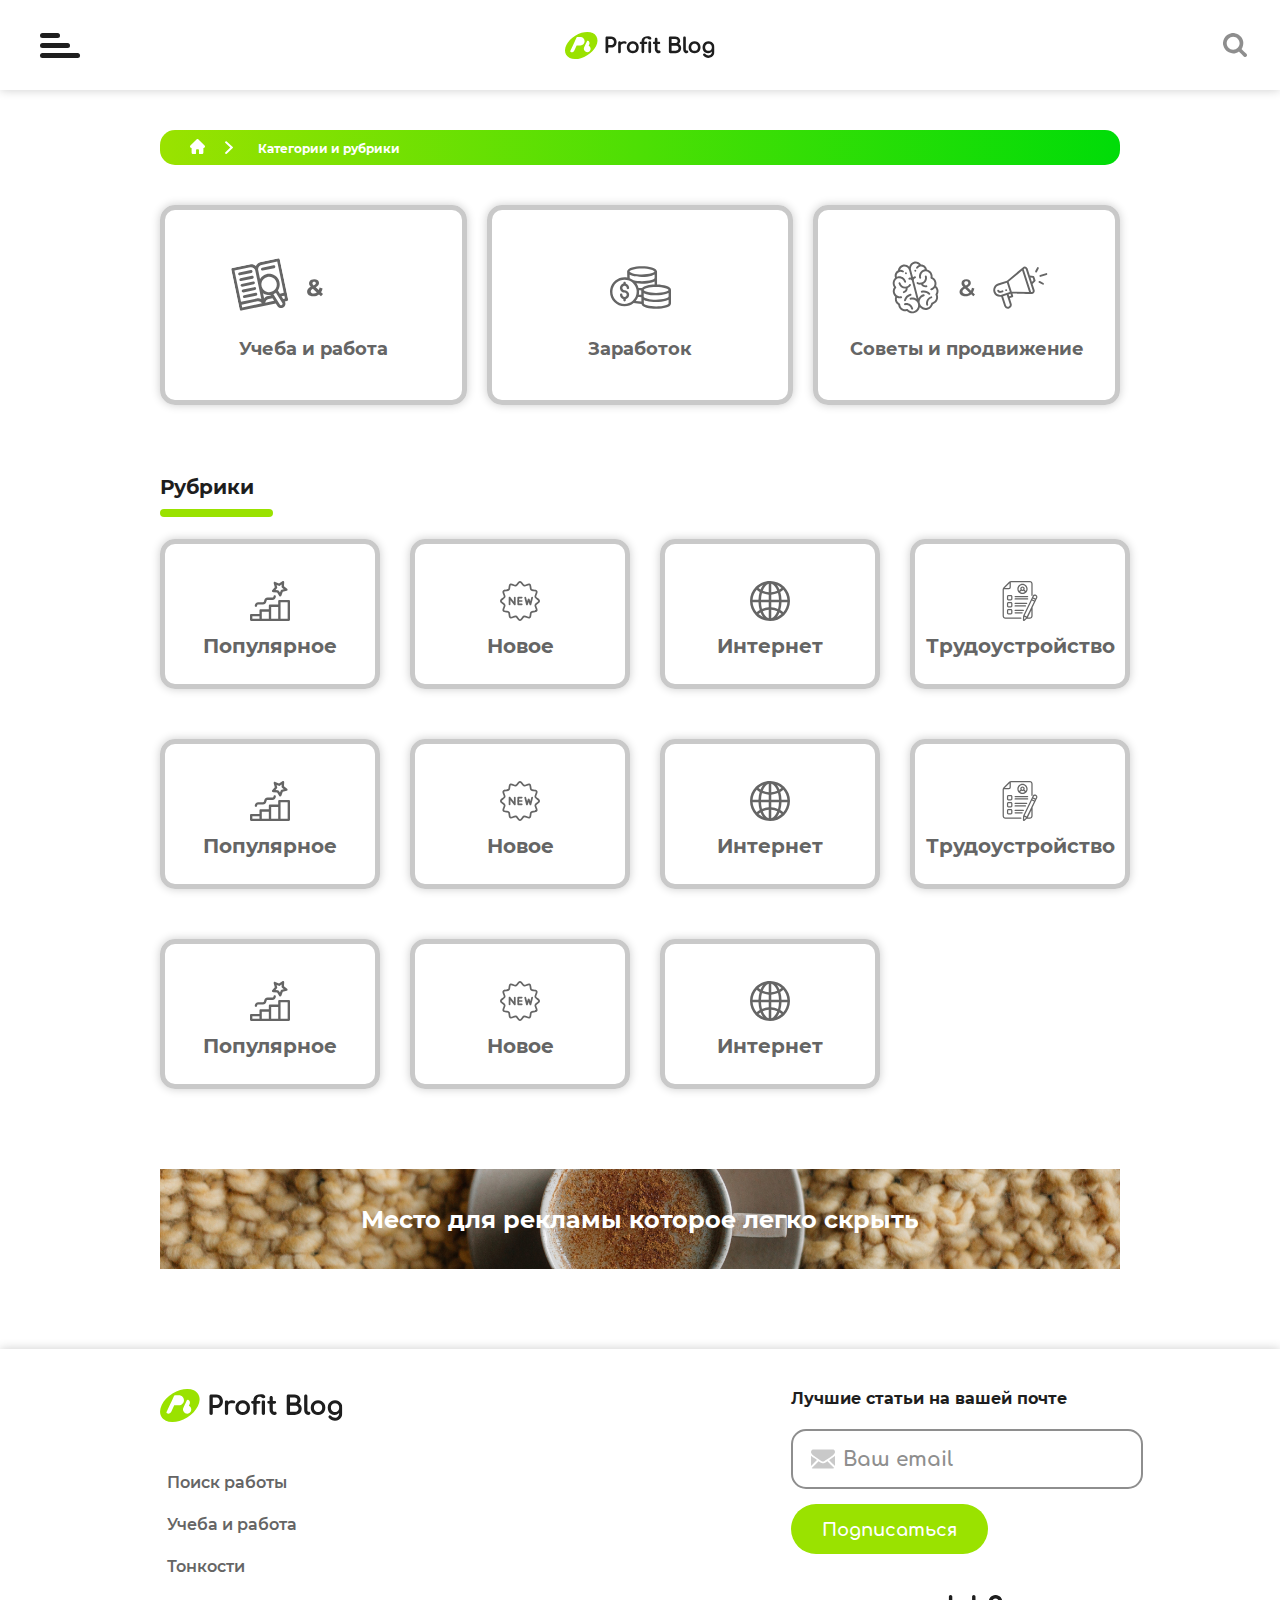
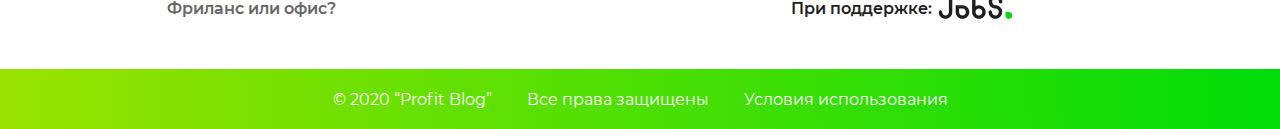
<file: topics.html>
<!DOCTYPE html>
<html lang="ru">

<head>
    <meta charset="UTF-8">
    <meta name="viewport" content="width=device-width, initial-scale=1.0">
    <title>Profit Blog</title>

    <link rel="icon" href="images/favicon.ico" type="image/x-icon">
    <link rel="shortcut icon" href="images/favicon.ico" type="image/x-icon">


    <link rel="stylesheet" href="css/libs.min.css">
    <link rel="stylesheet" href="css/style.min.css">
</head>

<body>

    <div class="wrapper">
        <div class="content">
            <header class="header">
    <div class="container">
        <div class="header__inner header__inner--large">
            <div class="header__burger">
                <span></span>
            </div>
            <a class="header__logo" href="#">
                <img class="header__logo-image" src="images/logo.svg" alt="logo">
            </a>
            <nav class="header__menu">
                <div class="header__wrapper">
                    <ul class="header__list">
                        <li class="header__item">
                            <a class="header__link header__link--active" href="#">Поиск работы</a>
                        </li>
                        <li class="header__item">
                            <a class="header__link" href="#">Учеба и работа</a>
                        </li>
                        <li class="header__item">
                            <a class="header__link" href="#">Заработок</a>
                        </li>
                        <li class="header__item">
                            <a class="header__link" href="#">Категории и рубрики</a>
                            <div class="header__dropdown">
                                <ul class="header__dropdown-list">
                                    <li class="header__dropdown-item">
                                        <a class="header__dropdown-link" href="#">
                                            Популярное
                                        </a>
                                    </li>
                                    <li class="header__dropdown-item">
                                        <a class="header__dropdown-link" href="#">
                                            Способы поиска работы
                                        </a>
                                    </li>
                                    <li class="header__dropdown-item">
                                        <a class="header__dropdown-link" href="#">
                                            Соц сети
                                        </a>
                                    </li>
                                    <li class="header__dropdown-item">
                                        <a class="header__dropdown-link" href="#">
                                            Приложения
                                        </a>
                                    </li>
                                    <li class="header__dropdown-item">
                                        <a class="header__dropdown-link" href="#">
                                            Студенту    
                                        </a>
                                    </li>
                                    <li class="header__dropdown-item">
                                        <a class="header__dropdown-link" href="#">
                                            Интернет
                                        </a>
                                    </li>
                                    <li class="header__dropdown-item">
                                        <a class="header__dropdown-link" href="#">
                                            Все рубрики
                                        </a>
                                    </li>
                                </ul>
                            </div>
                        </li>
                    </ul>                    
                    <div class="header__menu-image">
                        <img class="header__menu-logo" src="images/logo-menu.png" alt="logo">
                    </div>
                    <div class="header__add-info">
                        <a class="header__conditions" href="#">
                            Условия использования
                        </a>
                        <div class="header__bottom">
                            <div class="header__copy">
                                © 2020 “Profit Blog”
                            </div>
                            <ul class="header__social">
                                <li class="header__social-item">
                                    <a class="header__social-link" href="#" style="background-image: url(images/icons/instagram-icon-menu.svg);"></a>
                                </li>
                                <li class="header__social-item">
                                    <a class="header__social-link" href="#" style="background-image: url(images/icons/telegram-icon-menu.svg);"></a>
                                </li>
                            </ul>
                        </div>
                    </div>
                </div>
                <div class="header__menu-closer"></div>
            </nav>
            <form action="" class="header__form">
                <label class="header__form-close"></label>
                <label class="header__search-label">
                    <svg width="24" height="25" viewBox="0 0 24 25" fill="none" xmlns="http://www.w3.org/2000/svg">
                        <g clip-path="url(#clip0)">
                        <path class="header__icon" d="M23.1175 20.5481C21.6406 19.0863 20.1763 17.6125 18.705 16.145C18.645 16.085 18.5644 16.0463 18.5406 16.0294C18.8881 15.3606 19.26 14.775 19.5106 14.1412C20.9325 10.5444 20.4956 7.14875 18.2181 4.04063C16.595 1.82625 14.3281 0.60375 11.6356 0.1525C11.3681 0.1075 11.0975 0.081875 10.8281 0.046875H9.46875C9.07 0.106875 8.66687 0.1475 8.2725 0.23C5.11188 0.89125 2.71187 2.59375 1.18062 5.46125C0.526875 6.68563 0.13625 7.99375 0.036875 9.38375C0.03375 9.42813 0.0125 9.47188 0 9.51562V10.875C0.060625 11.2825 0.099375 11.695 0.185 12.0975C0.88875 15.4144 2.7 17.9137 5.79375 19.3481C9.22312 20.9388 12.5781 20.695 15.7812 18.6513C15.8075 18.6344 15.8338 18.6181 15.8606 18.6025C15.8744 18.595 15.89 18.5912 15.9631 18.5637C16.0681 18.685 16.1825 18.8337 16.3137 18.965C17.7219 20.3738 19.1369 21.7756 20.54 23.1887C20.9181 23.5694 21.3 23.9269 21.8438 24.0469H22.4531C22.7656 23.8825 23.1019 23.7506 23.3856 23.5462C23.7313 23.2975 23.8875 22.9037 24 22.5V21.8906C23.8769 21.3306 23.51 20.9369 23.1175 20.5481ZM10.1619 16.66C6.61187 16.7269 3.69313 13.6575 3.67875 10.2319C3.66438 6.7075 6.66438 3.74187 10.1225 3.72563C13.61 3.71 16.6244 6.66813 16.6281 10.1925C16.6319 13.6888 13.6687 16.725 10.1619 16.66Z"/>
                        </g>
                        <defs>
                        <clipPath id="clip0">
                        <rect width="24" height="24" fill="white" transform="translate(0 0.046875)"/>
                        </clipPath>
                        </defs>
                    </svg>        
                </label>
                <input class="header__search" type="search" placeholder="Поиск" required>               
            </form>
        </div>
    </div>
</header>

            <main class="main">
                <div class="breadcrumbs">
                    <div class="container">
                        <div class="breadcrumbs__inner box">
                            <ul class="breadcrumbs__list">
                                <li class="breadcrumbs__item">
                                    <a class="breadcrumbs__link breadcrumbs__link--icon" href="#">
                                        <img class="breadcrumbs__home-image" src="images/icons/home.svg" alt=""></a>
                                </li>
                                <li class="breadcrumbs__item">
                                    <a class="breadcrumbs__link breadcrumbs__link--disabled" href="#">
                                        Категории и рубрики
                                    </a>
                                </li>
                            </ul>
                        </div>
                    </div>
                </div>

                <section class="top">
                    <div class="container">
                        <div class="top__inner">
                            <a class="top__item box" href="#">
                                <!-- <img class="top__icon" src="images/icons/top-1.svg" alt=""> -->
                                <svg width="250" height="90" viewBox="0 0 250 90" fill="none" xmlns="http://www.w3.org/2000/svg">
                                    <path d="M136.356 58.432L133.332 55.624C130.932 57.496 128.124 58.432 124.908 58.432C123.084 58.432 121.44 58.144 119.976 57.568C118.512 56.968 117.36 56.14 116.52 55.084C115.704 54.028 115.296 52.84 115.296 51.52C115.296 49.96 115.728 48.592 116.592 47.416C117.48 46.216 118.896 45.076 120.84 43.996C119.928 43.06 119.268 42.172 118.86 41.332C118.452 40.468 118.248 39.58 118.248 38.668C118.248 37.444 118.572 36.364 119.22 35.428C119.868 34.492 120.78 33.772 121.956 33.268C123.156 32.74 124.536 32.476 126.096 32.476C128.28 32.476 130.032 33.004 131.352 34.06C132.672 35.092 133.332 36.496 133.332 38.272C133.332 39.568 132.936 40.72 132.144 41.728C131.376 42.736 130.128 43.708 128.4 44.644L133.008 48.928C133.56 47.776 133.98 46.468 134.268 45.004L138.768 46.408C138.288 48.64 137.52 50.548 136.464 52.132L139.416 54.868L136.356 58.432ZM126.096 36.292C125.256 36.292 124.584 36.508 124.08 36.94C123.6 37.372 123.36 37.924 123.36 38.596C123.36 39.1 123.492 39.58 123.756 40.036C124.02 40.468 124.536 41.056 125.304 41.8C126.528 41.152 127.38 40.576 127.86 40.072C128.34 39.544 128.58 38.98 128.58 38.38C128.58 37.756 128.364 37.252 127.932 36.868C127.5 36.484 126.888 36.292 126.096 36.292ZM125.304 54.04C127.056 54.04 128.628 53.548 130.02 52.564L123.936 46.876C122.808 47.524 122.004 48.16 121.524 48.784C121.044 49.408 120.804 50.116 120.804 50.908C120.804 51.844 121.212 52.6 122.028 53.176C122.844 53.752 123.936 54.04 125.304 54.04Z"/>
                                    <g clip-path="url(#clip0)">
                                    <path d="M244.896 27.9503C244.892 27.9494 244.888 27.9479 244.883 27.9469L225.383 23.8699L225.833 21.7192C226.576 18.1614 224.287 14.6617 220.729 13.9179L203.523 10.3205C199.965 9.57668 196.466 11.8661 195.722 15.4238L195.272 17.5745L175.772 13.4975C174.575 13.2472 173.416 14.0292 173.172 15.1986L163.279 62.5154C162.535 66.0731 164.824 69.5728 168.382 70.3167L228.89 82.9674C232.448 83.7112 235.948 81.4218 236.691 77.8641L246.575 30.5927C246.575 30.5899 246.576 30.5871 246.576 30.5843C246.789 29.1546 246.081 28.2062 244.896 27.9503ZM200.023 16.3231C200.271 15.1374 201.438 14.3741 202.624 14.622L219.83 18.2194C221.016 18.4673 221.779 19.6341 221.531 20.8198L221.081 22.9706L199.574 18.4739L200.023 16.3231ZM241 31.6245L230.131 50.2649C229.654 51.0836 228.711 51.503 227.784 51.3092L215.685 48.7797L216.135 46.629C216.383 45.441 215.622 44.2769 214.434 44.0285L197.228 40.4312C196.04 40.1828 194.876 40.9443 194.627 42.1323L194.178 44.283L182.079 41.7535C181.152 41.5597 180.456 40.7974 180.347 39.8562L177.857 18.423L241 31.6245ZM211.384 47.8804L210.484 52.1819L197.58 49.4839L198.479 45.1824L211.384 47.8804ZM232.39 76.9648C232.142 78.1505 230.975 78.9138 229.79 78.6659L169.281 66.0151C168.096 65.7672 167.332 64.6004 167.58 63.4147L174.702 29.3515L175.981 40.3635C176.309 43.1865 178.398 45.4735 181.18 46.055L193.278 48.5845L192.829 50.7353C192.58 51.9233 193.342 53.0874 194.53 53.3357L211.736 56.9331C212.924 57.1815 214.088 56.42 214.336 55.232L214.786 53.0812L226.885 55.6108C229.666 56.1923 232.497 54.9339 233.928 52.4786L239.512 42.9015L232.39 76.9648Z"/>
                                    </g>
                                    <g clip-path="url(#clip1)">
                                    <path d="M71.2986 1.00315L45.3512 6.45366C41.8378 7.19168 39.0688 9.54227 37.6548 12.5686C35.1425 10.367 31.6619 9.32925 28.1485 10.0673L2.20112 15.5178C1.01356 15.7672 0.253022 16.9323 0.502481 18.1198L13.1501 78.3292C13.3995 79.5168 14.5646 80.2773 15.7521 80.0279L67.799 69.0949L70.298 73.1153C71.2274 74.6107 72.6836 75.6545 74.3984 76.0548C75.3506 76.2771 76.3193 76.286 77.2485 76.0908C77.9924 75.9345 78.7114 75.6473 79.3763 75.2341C82.445 73.3267 83.4011 69.2913 81.5274 66.2111L84.8496 65.5132C86.0371 65.2638 86.7977 64.0987 86.5482 62.9112L73.9006 2.70178C73.6511 1.51422 72.4861 0.753689 71.2986 1.00315ZM46.2546 10.7543L70.0516 5.75552L79.989 53.0629L74.1231 54.2951L71.0842 49.4059C74.5143 44.3019 74.8609 37.4454 71.4098 31.8929C71.4098 31.8929 71.4098 31.8929 71.4098 31.8927C69.1376 28.2375 65.578 25.6856 61.3867 24.7073C57.1951 23.7292 52.8738 24.4419 49.2186 26.7137C47.0506 28.0612 45.2709 29.8617 43.9773 31.9781L41.1588 18.5604C40.4115 15.0034 42.6975 11.5015 46.2546 10.7543ZM48.5273 53.6389C50.1779 54.7849 52.0467 55.6202 54.0623 56.0907C56.0041 56.5437 57.9735 56.6328 59.8919 56.3733L60.3929 57.1793L56.192 58.0617C53.7737 58.5697 51.7077 59.8419 50.1937 61.5722L48.5273 53.6389ZM55.0611 51.811C52.0128 51.0996 49.424 49.2437 47.7717 46.5852C46.1192 43.9267 45.601 40.7837 46.3125 37.7354C47.024 34.6872 48.8797 32.0983 51.5385 30.4461C52.7302 29.7054 54.0043 29.2051 55.3041 28.9321C59.9899 27.9478 65.0071 29.9164 67.6774 34.2126C71.0885 39.7007 69.3988 46.9407 63.9107 50.3517C61.2521 52.0044 58.1092 52.5225 55.0611 51.811ZM5.25485 19.3668L29.0519 14.3679C32.609 13.6207 36.1108 15.9068 36.858 19.4638L45.8931 62.4756C43.8108 61.5007 41.4076 61.1673 38.9893 61.6753L15.1923 66.6741L5.25485 19.3668ZM16.0957 70.9748L39.8927 65.976C42.696 65.3871 45.4638 66.6829 46.8773 68.9993L16.9991 75.2755L16.0957 70.9748ZM51.9176 67.9405C52.2795 65.2512 54.2921 62.9513 57.0954 62.3624L62.8616 61.1511L65.3303 65.123L51.9176 67.9405ZM77.0563 71.5017C76.5583 71.8115 75.9688 71.9085 75.3971 71.7754C74.8255 71.6419 74.3401 71.2939 74.0303 70.7954L64.2856 55.1176C64.9507 54.8193 65.6007 54.4756 66.2304 54.0843C66.8634 53.6909 67.4588 53.2596 68.0172 52.7965L77.7627 68.4757C78.4023 69.5046 78.0854 70.8622 77.0563 71.5017ZM79.0605 62.2388L76.5918 58.267L80.8924 57.3636L81.7958 61.6642L79.0605 62.2388Z"/>
                                    <path d="M13.5127 26.6129L30.8588 22.9692C32.0463 22.7197 32.8069 21.5547 32.5574 20.3671C32.3079 19.1796 31.1429 18.419 29.9554 18.6685L12.6093 22.3122C11.4218 22.5617 10.6612 23.7267 10.9107 24.9143C11.1601 26.1018 12.3252 26.8623 13.5127 26.6129Z"/>
                                    <path d="M15.3194 35.2144L32.6654 31.5707C33.853 31.3213 34.6135 30.1563 34.364 28.9687C34.1146 27.7811 32.9496 27.0206 31.762 27.2701L14.416 30.9138C13.2284 31.1632 12.4679 32.3283 12.7173 33.5158C12.9668 34.7034 14.1318 35.4639 15.3194 35.2144Z"/>
                                    <path d="M17.126 43.8158L34.472 40.1721C35.6596 39.9226 36.4201 38.7576 36.1707 37.57C35.9212 36.3825 34.7562 35.6219 33.5686 35.8714L16.2226 39.5151C15.035 39.7646 14.2745 40.9296 14.524 42.1171C14.7734 43.3047 15.9384 44.0652 17.126 43.8158Z"/>
                                    <path d="M18.9326 52.4171L36.2787 48.7734C37.4662 48.5239 38.2268 47.3589 37.9773 46.1713C37.7279 44.9838 36.5628 44.2232 35.3753 44.4727L18.0292 48.1164C16.8417 48.3659 16.0811 49.5309 16.3306 50.7185C16.5801 51.906 17.7451 52.6665 18.9326 52.4171Z"/>
                                    <path d="M39.784 54.7727C39.5345 53.5851 38.3695 52.8246 37.1819 53.074L19.8359 56.7177C18.6483 56.9672 17.8878 58.1322 18.1372 59.3198C18.3867 60.5073 19.5517 61.2679 20.7393 61.0184L38.0853 57.3747C39.2729 57.1252 40.0334 55.9602 39.784 54.7727Z"/>
                                    <path d="M48.0615 19.3556L65.4076 15.7118C66.5951 15.4624 67.3557 14.2974 67.1062 13.1098C66.8568 11.9223 65.6917 11.1617 64.5042 11.4112L47.1581 15.0549C45.9706 15.3044 45.2101 16.4694 45.4595 17.6569C45.709 18.8445 46.874 19.605 48.0615 19.3556Z"/>
                                    </g>
                                    <defs>
                                    <clipPath id="clip0">
                                    <rect width="75" height="75" fill="white" transform="translate(176.35) rotate(11.809)"/>
                                    </clipPath>
                                    <clipPath id="clip1">
                                    <rect width="75" height="75" fill="white" transform="translate(0.0214844 15.8262) rotate(-11.8631)"/>
                                    </clipPath>
                                    </defs>
                                    </svg>
                                    


                                <span class="top__text">
                                    Учеба и работа
                                </span>
                            </a>
                            <a class="top__item box" href="#">
                                <!-- <img class="top__icon" src="images/icons/top-2.svg" alt=""> -->

                                <svg width="100" height="100" viewBox="0 0 100 100" xmlns="http://www.w3.org/2000/svg">
                                    <path d="M99.9801 53.816C99.8605 51.0466 97.1508 48.835 91.9107 47.241C87.8462 46.0256 82.6858 45.2884 77.107 45.1689V23.9097C77.0871 23.551 76.9874 23.2123 76.8081 22.9135C76.2503 20.5026 73.5605 18.55 68.7986 17.1155C64.3156 15.7606 58.4579 15.0234 52.3013 15.0234C46.1646 15.0234 40.3666 15.7606 35.9633 17.1155C32.357 18.2312 28.0335 20.3034 28.0335 23.8698C28.0335 24.089 28.0534 24.3082 28.0932 24.5273L28.3124 33.6128C15.3616 31.1422 2.8691 39.6499 0.41841 52.5807C0.13947 54.0551 0 55.5295 0 57.0238C0 70.1739 10.6993 80.8732 23.8494 80.8732C29.3286 80.8732 34.6284 79.0003 38.8723 75.5335C42.5981 76.4102 46.9815 76.8884 51.6238 76.9282C52.64 82.4472 64.5945 84.9776 75.7322 84.9776C81.8689 84.9776 87.6669 84.2205 92.0701 82.8457C95.6764 81.73 100 79.6379 100 76.0715V54.1946C100 54.075 100 53.9356 99.9801 53.816ZM72.9428 34.9278C72.9428 35.1868 71.9865 36.5616 67.6629 37.8766C63.6183 39.092 58.0195 39.8093 52.3212 39.8093C47.3999 39.8093 42.5782 39.2912 38.7527 38.3149C38.693 38.295 38.6531 38.295 38.5933 38.2751C36.7005 36.7808 34.6085 35.5853 32.357 34.7485L32.2176 29.1298C33.5924 29.8272 35.0269 30.3851 36.5212 30.7835C40.8448 32.0388 46.4435 32.7162 52.3212 32.7162C58.4579 32.7162 64.3355 31.979 68.8185 30.6242C70.3128 30.1858 71.7673 29.608 73.1421 28.8907V34.1109C72.9229 34.3898 72.9428 34.6489 72.9428 34.9278ZM37.1588 20.9609C41.1835 19.7256 46.5631 19.0282 52.3013 19.0282C57.9996 19.0282 63.5983 19.7256 67.643 20.9609C71.9665 22.2759 72.9229 23.6307 72.9229 23.8897C72.9229 24.1687 71.9466 25.5435 67.623 26.8385C63.5784 28.0539 57.9996 28.7513 52.3013 28.7513C46.8022 28.7513 41.582 28.1137 37.6171 26.9581C33.3333 25.7228 32.1379 24.3679 32.0383 23.9296C32.0383 23.8897 32.0183 23.8897 32.0183 23.8897C32.0383 23.5112 32.9548 22.236 37.1588 20.9609ZM37.2186 71.728C29.1094 79.1 16.5372 78.5221 9.16517 70.413C1.79319 62.3038 2.37099 49.7316 10.4802 42.3596C14.1263 39.0322 18.9081 37.1992 23.8494 37.1992C25.8418 37.1992 27.8143 37.498 29.727 38.0758C36.6408 40.2277 41.841 45.9659 43.3154 53.039C43.5744 54.354 43.7139 55.7088 43.7139 57.0438C43.7338 62.6425 41.3628 67.9623 37.2186 71.728ZM42.2793 72.1663C43.8932 70.1938 45.1883 67.9822 46.1048 65.6112C47.7984 65.7507 49.5517 65.8503 51.3847 65.8702V66.2289L51.5043 72.9832C48.416 72.9433 45.3278 72.6644 42.2793 72.1663ZM47.5991 54.6728C48.7547 54.7525 49.9701 54.7923 51.2054 54.8122L51.325 61.8654C49.9303 61.8455 48.5555 61.7857 47.2405 61.6861C47.5394 60.152 47.6987 58.5779 47.6987 57.0238C47.6987 56.2468 47.6589 55.4697 47.5991 54.6728ZM52.5005 50.8473C52.4407 50.8473 52.361 50.8473 52.3013 50.8473C50.3885 50.8473 48.5356 50.7676 46.8221 50.6481C46.065 47.9782 44.8695 45.4678 43.2556 43.2362C46.2443 43.6148 49.2528 43.814 52.2813 43.814C58.4379 43.814 64.3156 43.0768 68.7986 41.722C70.2929 41.2836 71.7274 40.7058 73.1022 40.0085V45.2287C64.5547 45.4678 55.7681 47.2609 52.5005 50.8473ZM55.1305 54.0153C55.1305 53.9953 55.1305 53.9754 55.1504 53.9356C55.3297 53.3976 56.7444 52.0826 60.8687 50.927C64.734 49.8312 69.7748 49.2334 75.0747 49.2334H75.4134C81.1118 49.2334 86.6906 49.8909 90.7551 51.1263C94.999 52.4014 95.9952 53.7164 96.0151 54.0153V54.0352C95.9952 54.3341 94.999 55.7088 90.5758 57.0238C86.4913 58.2392 81.1118 58.8967 75.4334 58.8967C69.9342 58.8967 64.7141 58.2591 60.7492 57.1235C56.4654 55.8882 55.2899 54.5134 55.1703 54.095C55.1305 54.0153 55.1305 54.0153 55.1305 54.0153ZM90.9145 79.0601C86.8898 80.3153 81.4903 81.0127 75.7521 81.0127C69.994 81.0127 64.6145 80.3353 60.6296 79.1199C56.4256 77.8248 55.5489 76.4899 55.5489 76.191C55.5489 76.1711 55.5489 76.1711 55.5489 76.1512L55.4493 70.3731C57.0432 71.1502 58.697 71.7479 60.4104 72.1862C64.5945 73.2821 69.9143 73.8997 75.3736 73.8997C81.5302 73.8997 87.368 73.1625 91.831 71.8077C93.2855 71.3693 94.6802 70.7915 96.0151 70.1141V76.0914H96.0351C96.0351 76.3703 95.1185 77.7451 90.9145 79.0601ZM96.055 64.3958H96.0351C96.0351 64.5951 95.9155 64.8342 95.9155 65.0533C95.9155 65.3323 94.9791 66.6871 90.6754 68.0021C86.591 69.2374 81.1516 69.9149 75.3935 69.9149C64.3554 69.9149 56.9237 67.4243 55.3696 65.4917L55.3497 63.818L55.27 59.2354C56.6647 59.9328 58.1191 60.4907 59.6135 60.9091C63.937 62.1643 69.5358 62.8417 75.4134 62.8417C81.4704 62.8417 87.2485 62.1245 91.6916 60.8095C93.2058 60.391 94.6603 59.8132 96.055 59.096V64.3958Z"/>
                                    <path d="M31.1018 59.8533C30.1853 56.6056 27.2166 54.3741 23.8494 54.3741C21.8968 54.3741 20.3028 52.8001 20.3028 50.8475C20.3228 48.875 21.8968 47.301 23.8494 47.301C25.8019 47.301 27.3959 48.8949 27.3959 50.8475C27.3959 51.9433 28.2925 52.8399 29.3883 52.8399C30.4841 52.8399 31.3807 51.9433 31.3807 50.8475C31.3807 47.4803 29.1492 44.5116 25.9016 43.5951V42.6985C25.9016 41.6026 25.005 40.7061 23.9091 40.7061C22.8133 40.7061 21.9167 41.6026 21.9167 42.6985V43.5552C17.9119 44.6311 15.521 48.7555 16.5969 52.7602C17.4736 56.0477 20.4423 58.339 23.8494 58.339C25.8019 58.339 27.3959 59.9131 27.3959 61.8656C27.3959 63.8182 25.8219 65.4122 23.8693 65.4122C21.9167 65.4122 20.3228 63.8381 20.3228 61.8856C20.3228 60.7897 19.4262 59.8931 18.3303 59.8931C17.2345 59.8931 16.3379 60.7897 16.3379 61.8856C16.3578 65.2926 18.6292 68.2613 21.9167 69.1579V70.8913C21.9167 71.9872 22.8133 72.8838 23.9091 72.8838C25.005 72.8838 25.9016 71.9872 25.9016 70.8913V69.138C29.9063 68.0023 32.2375 63.8581 31.1018 59.8533Z"/>
                                    </svg>

                                <span class="top__text">
                                    Заработок
                                </span>
                            </a>
                            <a class="top__item box" href="#">
                                <!-- <img class="top__icon" src="images/icons/top-3.svg" alt=""> -->

                                <svg width="248" height="92" viewBox="0 0 248 92" xmlns="http://www.w3.org/2000/svg">
                                    <path d="M134.284 59.3667L131.116 56.3067C128.764 58.3227 125.944 59.3307 122.656 59.3307C120.904 59.3307 119.332 59.0427 117.94 58.4667C116.548 57.8907 115.456 57.0987 114.664 56.0907C113.872 55.0587 113.476 53.8947 113.476 52.5987C113.476 51.0387 113.932 49.6707 114.844 48.4947C115.756 47.2947 117.244 46.1187 119.308 44.9667C118.3 43.9587 117.58 43.0227 117.148 42.1587C116.716 41.2707 116.5 40.3587 116.5 39.4227C116.5 37.6467 117.16 36.2187 118.48 35.1387C119.824 34.0347 121.6 33.4827 123.808 33.4827C125.848 33.4827 127.48 33.9867 128.704 34.9947C129.928 35.9787 130.54 37.3227 130.54 39.0267C130.54 40.3227 130.132 41.4747 129.316 42.4827C128.524 43.4907 127.216 44.5107 125.392 45.5427L130.828 50.7267C131.428 49.5507 131.896 48.1347 132.232 46.4787L135.868 47.6667C135.388 49.8987 134.632 51.8187 133.6 53.4267L136.768 56.4507L134.284 59.3667ZM123.808 36.6867C122.824 36.6867 122.044 36.9387 121.468 37.4427C120.892 37.9227 120.604 38.5587 120.604 39.3507C120.604 39.9267 120.76 40.4787 121.072 41.0067C121.384 41.5107 121.984 42.2067 122.872 43.0947C124.312 42.3027 125.308 41.6187 125.86 41.0427C126.436 40.4427 126.724 39.7947 126.724 39.0987C126.724 38.3547 126.46 37.7667 125.932 37.3347C125.428 36.9027 124.72 36.6867 123.808 36.6867ZM122.98 55.6587C125.068 55.6587 126.892 55.0227 128.452 53.7507L121.792 47.3787C120.352 48.1707 119.332 48.9387 118.732 49.6827C118.156 50.4027 117.868 51.2187 117.868 52.1307C117.868 53.1867 118.336 54.0387 119.272 54.6867C120.208 55.3347 121.444 55.6587 122.98 55.6587Z"/>
                                    <path d="M46.4426 19.3961C45.6603 19.6006 45.1914 20.4015 45.3959 21.1838C45.6005 21.9661 46.4014 22.435 47.1837 22.2305C47.966 22.0259 48.4349 21.225 48.2303 20.4427C48.0258 19.6604 47.2249 19.1915 46.4426 19.3961Z"/>
                                    <path d="M32.2707 23.1011C31.4884 23.3057 31.0195 24.1066 31.2241 24.8889C31.4286 25.6712 32.2295 26.1401 33.0118 25.9356C33.7941 25.731 34.263 24.9301 34.0585 24.1478C33.8539 23.3655 33.053 22.8966 32.2707 23.1011Z"/>
                                    <path d="M78.1267 43.7989C78.8658 41.6552 78.8788 39.2182 78.3627 37.2445C77.5847 34.2689 75.5401 31.85 72.7817 30.5684C72.9701 29.2376 72.8976 27.9237 72.564 26.6479C71.5319 22.7003 68.2666 19.6253 64.3924 18.8036C63.7851 14.3575 59.9435 11.1409 55.5178 11.2214C52.9041 7.88136 48.6074 6.26367 44.7845 7.2632C41.2259 8.19362 38.5769 11.1037 37.6158 14.5906C35.0709 12.0204 31.3365 10.7793 27.778 11.7096C23.9548 12.7092 20.9997 16.223 20.3556 20.4149C16.4336 22.5238 14.6895 27.2218 16.3279 31.3704C13.3517 33.983 12.0093 38.2629 13.0414 42.2105C13.375 43.4863 13.9548 44.6675 14.7704 45.7358C12.9924 48.2037 12.3933 51.3137 13.1713 54.2892C13.6901 56.2733 14.8985 58.3878 16.5851 59.8892C15.8384 61.8696 15.7148 64.0175 16.2468 66.052C16.9366 68.6903 18.6634 70.9239 21.0434 72.2954C21.6081 78.43 27.8535 83.1547 33.9298 81.566C33.9737 81.5545 34.0167 81.5425 34.0588 81.5302C36.982 84.4787 41.2954 85.6965 45.3323 84.6411C49.5397 83.541 52.639 80.0326 53.6412 75.8833C56.546 79.0111 60.9658 80.5536 65.1732 79.4535C69.2101 78.3981 72.3755 75.2248 73.4814 71.2228C73.5243 71.213 73.5676 71.2024 73.6115 71.191C78.9889 69.785 82.2932 63.8595 80.827 58.2516C80.7022 57.7741 80.5318 57.2941 80.3112 56.7994C81.7154 54.4385 82.128 51.6457 81.4382 49.0073C80.9062 46.9728 79.7472 45.1602 78.1267 43.7989ZM40.4733 31.3107C39.5123 31.0449 38.4716 31.0194 37.4395 31.2892C36.6568 31.4939 36.1882 32.2942 36.3928 33.077C36.5975 33.8597 37.3978 34.3283 38.1806 34.1236C39.7435 33.715 41.3474 34.6541 41.756 36.217L48.8025 63.1678C46.1067 61.3531 42.6764 60.6559 39.2926 61.5406C38.5099 61.7453 38.0413 62.5457 38.2459 63.3284C38.4506 64.1111 39.2509 64.5797 40.0337 64.375C44.7223 63.1492 49.5342 65.9664 50.7601 70.655C52.0255 75.4947 49.2004 80.6016 44.5913 81.8067C41.3102 82.6645 37.7824 81.514 35.6036 78.8754C35.2019 78.3892 34.5347 78.215 33.9458 78.4419C33.8486 78.4796 33.7525 78.5189 33.6564 78.5586C29.7673 80.1647 24.031 76.7851 23.9247 71.3543C23.9138 70.7965 23.587 70.2935 23.0819 70.0568C21.083 69.12 19.6248 67.3901 19.0812 65.311C18.7451 64.0254 18.7797 62.6723 19.1677 61.3923C21.2317 62.341 23.5647 62.6246 25.7967 62.0411C26.5794 61.8364 27.048 61.036 26.8433 60.2533C26.6387 59.4706 25.8383 59.002 25.0556 59.2067C21.2094 60.2123 17.0517 57.5489 16.0057 53.5482C15.3712 51.1212 16.0245 48.5651 17.7537 46.7105C18.2864 46.1391 18.277 45.2502 17.7322 44.6903C16.8118 43.744 16.1872 42.6603 15.8758 41.4694C14.8757 37.6444 17.0301 33.143 20.998 32.1056C24.7729 31.1186 29.0017 33.7629 30.0479 37.7641C30.2525 38.5468 31.0529 39.0154 31.8356 38.8107C32.6183 38.6061 33.0869 37.8057 32.8823 37.023C31.4161 31.4151 25.6344 27.8652 20.2569 29.2712C19.7824 29.3952 19.3206 29.557 18.8723 29.7519C18.8619 29.7148 18.8495 29.6793 18.8397 29.6417C18.0128 26.4789 19.9251 23.3016 23.0264 22.4907C24.5402 22.0949 26.1184 22.3123 27.47 23.1027C28.1684 23.511 29.0654 23.2759 29.474 22.5777C29.8823 21.8792 29.6473 20.9821 28.949 20.5737C27.3184 19.6202 25.4677 19.2241 23.6241 19.4145C24.3889 17.2325 26.0736 15.1835 28.5191 14.5441C32.294 13.5571 36.5228 16.2012 37.569 20.2026L40.4733 31.3107ZM71.1472 50.1839C73.3793 49.6003 75.2749 48.2109 76.6106 46.3739C77.5753 47.3001 78.2677 48.463 78.6038 49.7484C79.1474 51.8276 78.7224 54.0497 77.4381 55.845C77.1134 56.2987 77.0747 56.8973 77.3382 57.389C77.6515 57.9737 77.8594 58.4833 77.9926 58.9925C79.1427 63.3915 76.0934 67.987 72.378 68.4346C72.2748 68.447 72.1715 68.4596 72.0684 68.4745C71.4428 68.5646 70.9471 69.0434 70.8351 69.6639C70.2266 73.0312 67.7131 75.7613 64.4321 76.6191C59.823 77.8242 54.8599 74.7536 53.5945 69.914C52.3686 65.2253 55.1858 60.4134 59.8745 59.1875C60.6571 58.9829 61.1258 58.1825 60.9212 57.3998C60.7165 56.617 59.916 56.1485 59.1335 56.3531C55.7496 57.2378 53.0995 59.5247 51.6369 62.4267L44.5905 35.4759C44.1818 33.913 45.1209 32.309 46.6838 31.9004C47.4664 31.6958 47.9351 30.8954 47.7305 30.1127C47.5258 29.3299 46.7253 28.8614 45.9427 29.066C44.9106 29.3359 44.0156 29.8675 43.3077 30.5697L40.4034 19.4615C39.3572 15.4601 41.7507 11.0846 45.5256 10.0976C47.9711 9.45821 50.4429 10.4205 52.1778 11.9488C50.4771 12.6851 49.0573 13.9363 48.1019 15.5659C47.6927 16.2638 47.9267 17.1612 48.6246 17.5704C49.3226 17.9797 50.2202 17.7454 50.6291 17.0476C51.4213 15.6967 52.691 14.7347 54.2049 14.3389C57.3218 13.524 60.5328 15.3775 61.3559 18.5256C61.3656 18.563 61.3723 18.6001 61.3814 18.6376C60.8951 18.6871 60.4131 18.772 59.9387 18.8961C54.5612 20.3021 51.2569 26.2276 52.7231 31.8355C52.9278 32.6182 53.7283 33.0867 54.5109 32.8821C55.2935 32.6775 55.7622 31.8771 55.5576 31.0944C54.5114 27.0932 56.9049 22.7175 60.6797 21.7305C64.6454 20.6937 68.729 23.5621 69.7296 27.389C70.041 28.5799 70.0267 29.8306 69.6872 31.1063C69.4864 31.8612 69.9133 32.6409 70.6575 32.8784C73.0729 33.6494 74.8938 35.5586 75.5283 37.9856C76.5781 42.0007 74.241 46.3468 70.4061 47.3494C69.6236 47.5541 69.1548 48.3545 69.3595 49.1372C69.5641 49.9199 70.3646 50.3885 71.1472 50.1839Z"/>
                                    <path d="M39.5999 41.0274C38.9255 40.5805 38.0167 40.7648 37.5696 41.4392C34.0878 46.6927 25.9731 45.3433 24.3788 39.2455C24.1741 38.4627 23.3738 37.9942 22.591 38.1988C21.8083 38.4034 21.3397 39.2038 21.5444 39.9865C22.8307 44.9064 27.5015 48.0578 32.408 47.602C32.3118 49.4634 31.0279 51.1338 29.1308 51.6298C28.3481 51.8344 27.8795 52.6348 28.0842 53.4175C28.2888 54.2002 29.0892 54.6688 29.8719 54.4642C33.3238 53.5617 35.5566 50.3267 35.3262 46.8906C37.2297 46.1175 38.8642 44.7892 40.0117 43.0576C40.4586 42.3832 40.2742 41.4742 39.5999 41.0274Z"/>
                                    <path d="M30.8528 69.8023C30.07 70.007 29.6014 70.8073 29.8061 71.5901C30.0107 72.3728 30.8111 72.8414 31.5938 72.6367C35.3687 71.6498 39.5976 74.294 40.6437 78.2952C40.8483 79.0779 41.6487 79.5465 42.4314 79.3419C43.2142 79.1372 43.6828 78.3369 43.4781 77.5541C42.0119 71.9463 36.2302 68.3963 30.8528 69.8023Z"/>
                                    <path d="M39.2265 55.5006C34.4242 56.7562 30.9896 60.4682 29.8198 64.8655C29.6119 65.6474 30.0771 66.4498 30.8588 66.6577C31.6407 66.8656 32.443 66.4005 32.651 65.6186C33.5623 62.1923 36.2375 59.3103 39.9676 58.3351C40.7503 58.1304 41.2189 57.33 41.0143 56.5473C40.8096 55.7646 40.0093 55.296 39.2265 55.5006Z"/>
                                    <path d="M63.1438 42.7376C61.2468 43.2336 59.3096 42.4054 58.3146 40.8293C62.8164 38.8253 65.3469 33.791 64.0606 28.8711C63.856 28.0884 63.0554 27.6199 62.2729 27.8245C61.4903 28.0291 61.0216 28.8295 61.2262 29.6122C62.2478 33.5194 59.9001 37.5294 55.9929 38.5509C54.2474 39.0073 52.4023 38.805 50.7971 37.9815C50.0775 37.6122 49.1944 37.8962 48.8251 38.6161C48.4557 39.3359 48.74 40.2188 49.4597 40.5881C51.3079 41.5364 53.3835 41.8948 55.4217 41.6373C56.9026 44.7464 60.433 46.4745 63.8849 45.572C64.6675 45.3674 65.1362 44.567 64.9316 43.7843C64.7269 43.0015 63.9264 42.533 63.1438 42.7376Z"/>
                                    <path d="M70.5357 59.4277C65.1582 60.8337 61.8539 66.7592 63.3202 72.3671C63.5248 73.1498 64.3253 73.6184 65.1079 73.4137C65.8905 73.2091 66.3592 72.4087 66.1546 71.626C65.1084 67.6248 67.5019 63.2491 71.2767 62.2621C72.0593 62.0575 72.5281 61.2571 72.3234 60.4744C72.1188 59.6917 71.3182 59.2231 70.5357 59.4277Z"/>
                                    <path d="M69.0203 54.6167C65.8556 51.3623 61.047 49.7958 56.2336 51.0543C55.451 51.2589 54.9823 52.0593 55.1869 52.842C55.3916 53.6247 56.1921 54.0933 56.9747 53.8887C60.7021 52.9141 64.4479 54.1167 66.9197 56.6591C67.4844 57.2399 68.4121 57.2514 68.9911 56.6882C69.5712 56.1242 69.5841 55.1968 69.0203 54.6167Z"/>
                                    </g>
                                    <path d="M184.3 51.3129C185.069 51.0633 185.49 50.236 185.24 49.467C184.99 48.6984 184.164 48.2771 183.395 48.5267C182.625 48.7768 182.204 49.604 182.454 50.3726C182.704 51.1416 183.531 51.563 184.3 51.3129Z"/>
                                    <path d="M176.328 59.9538L180.888 73.9858C181.871 77.0167 185.161 78.7605 188.272 77.7477C191.349 76.7461 193.035 73.4441 192.032 70.3641L189.316 62.0044L193.495 60.6461C194.265 60.3953 194.686 59.5693 194.436 58.8002L193.258 55.177C193.489 55.1811 195.011 55.2049 221.847 55.6249C225.068 56.1286 227.716 53.0509 226.699 49.9246L223.69 40.6649L227.712 36.7023C228.107 36.3124 228.249 35.7336 228.077 35.2057L226.266 29.6333C226.095 29.1055 225.638 28.7206 225.091 28.6378L219.508 27.7973L216.167 17.5172C215.683 16.028 214.482 14.9333 212.955 14.5889C212.936 14.5845 212.919 14.5807 212.9 14.5767C211.42 14.2623 209.92 14.7135 208.86 15.7897L185.076 35.6575L171.414 40.0975C166.041 41.8428 163.079 47.6306 164.832 53.0187C166.433 57.9451 171.407 60.806 176.328 59.9538ZM189.247 71.2703C189.747 72.8075 188.906 74.4599 187.365 74.9613C185.818 75.4651 184.168 74.6032 183.674 73.0808L179.146 59.1481L184.719 57.337C189.959 73.462 189.162 71.012 189.247 71.2703ZM188.411 59.2176L187.505 56.4314L190.291 55.5259L191.197 58.3121L188.411 59.2176ZM223.76 31.3998L225.011 35.2504L222.677 37.5495L220.52 30.9121L223.76 31.3998ZM210.923 17.87C211.441 17.3226 212.065 17.3873 212.311 17.4466C212.555 17.5014 213.148 17.707 213.38 18.4221L223.913 50.8302C224.256 51.8853 223.345 52.9266 222.251 52.7222C222.055 52.6851 221.957 52.7013 221.437 52.6884L210.295 18.4077C210.766 18.0106 210.824 17.9748 210.923 17.87ZM207.872 20.4317L218.34 52.64L192.301 52.2318L187.497 37.4519L207.872 20.4317ZM167.618 52.1131C167.221 50.8908 167.151 49.5843 167.416 48.3339C167.959 45.7783 169.838 43.6903 172.32 42.8837L184.858 38.8087L189.386 52.7397L176.848 56.8153C173.007 58.063 168.867 55.9538 167.618 52.1131Z"/>
                                    <path d="M179.668 51.2776C179.418 50.5084 178.591 50.0871 177.822 50.3373L175.036 51.2428C174.268 51.4927 173.44 51.0704 173.19 50.3025C172.94 49.5333 172.113 49.112 171.344 49.3622C170.575 49.6123 170.154 50.4389 170.404 51.2081C171.149 53.5016 173.627 54.7809 175.942 54.029L178.728 53.1235C179.497 52.8733 179.918 52.0473 179.668 51.2776Z"/>
                                    <path d="M243.96 24.3799L235.031 27.1264C234.258 27.3646 233.824 28.1843 234.062 28.9574C234.299 29.7296 235.118 30.1651 235.893 29.9267L244.821 27.18C245.594 26.9419 246.028 26.1221 245.79 25.3491C245.552 24.5756 244.733 24.1416 243.96 24.3799Z"/>
                                    <path d="M239.968 39.0423L234.747 36.3828C234.026 36.0155 233.144 36.3019 232.777 37.0229C232.409 37.744 232.696 38.6257 233.417 38.993L238.639 41.6526C239.364 42.0225 240.244 41.728 240.609 41.0123C240.976 40.2913 240.689 39.409 239.968 39.0423Z"/>
                                    <path d="M230.316 16.0396L227.655 21.2608C227.288 21.9818 227.574 22.8634 228.295 23.2313C229.016 23.5979 229.898 23.3126 230.266 22.5911L232.926 17.3698C233.294 16.6488 233.007 15.7667 232.286 15.3994C231.566 15.0322 230.684 15.3186 230.316 16.0396Z"/>
                                    </g>
                                    </svg>



                                <span class="top__text">
                                    Советы и продвижение
                                </span>
                            </a>
                        </div>
                    </div>
                </section>

                <section class="topics">
                    <div class="container">
                        <div class="topics__title section-title">
                            Рубрики
                        </div>
                        <div class="topics__inner">
                            <a class="topics__item box" href="#">
                                <img class="topics__icon" src="images/icons/topics-1.svg" alt="">
                                <span class="topics__text">
                                    Популярное
                                </span>
                            </a>
                            <a class="topics__item box" href="#">
                                <img class="topics__icon" src="images/icons/topics-2.svg" alt="">
                                <span class="topics__text">
                                    Новое
                                </span>
                            </a>
                            <a class="topics__item box" href="#">
                                <img class="topics__icon" src="images/icons/topics-3.svg" alt="">
                                <span class="topics__text">
                                    Интернет
                                </span>
                            </a>
                            <a class="topics__item box" href="#">
                                <img class="topics__icon" src="images/icons/topics-4.svg" alt="">
                                <span class="topics__text">
                                    Трудоустройство
                                </span>
                            </a>
                            <a class="topics__item box" href="#">
                                <img class="topics__icon" src="images/icons/topics-1.svg" alt="">
                                <span class="topics__text">
                                    Популярное
                                </span>
                            </a>
                            <a class="topics__item box" href="#">
                                <img class="topics__icon" src="images/icons/topics-2.svg" alt="">
                                <span class="topics__text">
                                    Новое
                                </span>
                            </a>
                            <a class="topics__item box" href="#">
                                <img class="topics__icon" src="images/icons/topics-3.svg" alt="">
                                <span class="topics__text">
                                    Интернет
                                </span>
                            </a>
                            <a class="topics__item box" href="#">
                                <img class="topics__icon" src="images/icons/topics-4.svg" alt="">
                                <span class="topics__text">
                                    Трудоустройство
                                </span>
                            </a>
                            <a class="topics__item box" href="#">
                                <img class="topics__icon" src="images/icons/topics-1.svg" alt="">
                                <span class="topics__text">
                                    Популярное
                                </span>
                            </a>
                            <a class="topics__item box" href="#">
                                <img class="topics__icon" src="images/icons/topics-2.svg" alt="">
                                <span class="topics__text">
                                    Новое
                                </span>
                            </a>
                            <a class="topics__item box" href="#">
                                <img class="topics__icon" src="images/icons/topics-3.svg" alt="">
                                <span class="topics__text">
                                    Интернет
                                </span>
                            </a>


                        </div>
                    </div>
                </section>

                <aside class="banner">
                    <div class="container">
                        <a class="banner__link" href="#" style="background-image: url(images/content/ads-image-1.jpg);">
                            <span class="banner__text">
                          Место для рекламы которое легко скрыть
                      </span>
                        </a>
                    </div>
                </aside>
            </main>
        </div>


        <footer class="footer">
    <div class="container">
        <div class="footer__top">
            <div class="footer__item footer__item--support">
                <a class="footer__logo" href="#">
                    <img class="footer__logo-image" src="images/logo.png" alt="logo">
                </a>
                <div class="footer__text">
                    При поддержке:
                    <a class="footer__text-logo" href="#" style="background-image: url(images/icons/logo-small.svg);"></a>
                </div>
            </div>
            <div class="footer__item">
                <ul class="footer__list">
                    <li class="footer__list-item">
                        <a class="footer__link" href="#">
                            Поиск работы
                        </a>
                    </li>
                    <li class="footer__list-item">
                        <a class="footer__link" href="#">
                            Учеба и работа
                        </a>
                    </li>
                    <li class="footer__list-item">
                        <a class="footer__link" href="#">
                            Тонкости
                        </a>
                    </li>
                    <li class="footer__list-item">
                        <a class="footer__link" href="#">
                            Фриланс или офис?
                        </a>
                    </li>
                </ul>
            </div>
            <div class="footer__item">
                <div class="footer__item-title">
                    Лучшие статьи на вашей почте
                </div>
                <form action="" class="footer__form">
                    <input class="footer__email" type="email" placeholder="Ваш email" required>
                    <label class="footer__email-label"></label>
                    <button class="footer__btn" type="submit">Подписаться</button>
                </form>
            </div>
        </div>
    </div>
    
    <div class="footer__copy">
        <div class="container">
            <div class="footer__copy-inner">
                <ul class="footer__copy-list">
                    <li class="footer__copy-item">© 2020 “Profit Blog”</li>
                    <li class="footer__copy-item">Все права защищены</li>
                    <li class="footer__copy-item">
                        <a class="footer__copy-link" href="#">
                                Условия использования
                            </a>
                    </li>
                </ul>
                <ul class="footer__social">
                    <li class="footer__social-item">
                        <a class="footer__social-link" href="#" style="background-image: url(images/icons/instagram-icon.svg);"></a>
                    </li>
                    <li class="footer__social-item">
                        <a class="footer__social-link" href="#" style="background-image: url(images/icons/telegram-icon.svg);"></a>
                    </li>
                </ul>
            </div>
        </div>
    </div>

</footer> <footer class="footer footer--mobile">
    <div class="container">
        <div class="footer__top">
            <div class="footer__item footer__item--support">
                <a class="footer__logo" href="#">
                    <img class="footer__logo-image" src="images/logo.svg" alt="logo">
                </a>
               
                <ul class="footer__list">
                    <li class="footer__list-item">
                        <a class="footer__link" href="#">
                            Поиск работы
                        </a>
                    </li>
                    <li class="footer__list-item">
                        <a class="footer__link" href="#">
                            Учеба и работа
                        </a>
                    </li>
                    <li class="footer__list-item">
                        <a class="footer__link" href="#">
                            Тонкости
                        </a>
                    </li>
                    <li class="footer__list-item">
                        <a class="footer__link" href="#">
                            Фриланс или офис?
                        </a>
                    </li>
                </ul>
            </div>
            
            <div class="footer__item">
                <div class="footer__item-title">
                    Лучшие статьи на вашей почте
                </div>
                <form action="" class="footer__form">
                    <input class="footer__email" type="email" placeholder="Ваш email" required>
                    <label class="footer__email-label"></label>
                    <button class="footer__btn" type="submit">Подписаться</button>
                </form>
                <div class="footer__text">
                    При поддержке:
                    <a class="footer__text-logo" href="#" style="background-image: url(images/icons/logo-small-mobile.svg);"></a>
                </div>
            </div>
        </div>
    </div>
    
    <div class="footer__copy">
        <div class="container">
            <div class="footer__copy-inner">
                <ul class="footer__copy-list">
                    <li class="footer__copy-item">© 2020 “Profit Blog”</li>
                    <li class="footer__copy-item footer__copy-item--rights">Все права защищены</li>
                    <li class="footer__copy-item">
                        <a class="footer__copy-link" href="#">
                                Условия использования
                        </a>
                    </li>
                </ul>             
            </div>
        </div>
    </div>

</footer>

    </div>

    <script src="js/libs.min.js"></script>
    <script src="js/main.js"></script>
</body>

</html>
</file>
<file: css/libs.min.css>
/*! normalize.css v8.0.1 | MIT License | github.com/necolas/normalize.css */.swiper-container-cube,.swiper-container-flip,button,hr,input{overflow:visible}progress,sub,sup{vertical-align:baseline}.swiper-slide,.swiper-wrapper{position:relative;transition-property:transform}html{line-height:1.15;-webkit-text-size-adjust:100%}body{margin:0}details,main{display:block}h1{font-size:2em;margin:.67em 0}hr{box-sizing:content-box;height:0}code,kbd,pre,samp{font-family:monospace,monospace;font-size:1em}a{background-color:transparent}abbr[title]{border-bottom:none;text-decoration:underline;text-decoration:underline dotted}b,strong{font-weight:bolder}small{font-size:80%}sub,sup{font-size:75%;line-height:0;position:relative}sub{bottom:-.25em}sup{top:-.5em}img{border-style:none}button,input,optgroup,select,textarea{font-family:inherit;font-size:100%;line-height:1.15;margin:0}button,select{text-transform:none}[type=button],[type=reset],[type=submit],button{-webkit-appearance:button}[type=button]::-moz-focus-inner,[type=reset]::-moz-focus-inner,[type=submit]::-moz-focus-inner,button::-moz-focus-inner{border-style:none;padding:0}[type=button]:-moz-focusring,[type=reset]:-moz-focusring,[type=submit]:-moz-focusring,button:-moz-focusring{outline:ButtonText dotted 1px}fieldset{padding:.35em .75em .625em}legend{box-sizing:border-box;color:inherit;display:table;max-width:100%;padding:0;white-space:normal}textarea{overflow:auto}[type=checkbox],[type=radio]{box-sizing:border-box;padding:0}[type=number]::-webkit-inner-spin-button,[type=number]::-webkit-outer-spin-button{height:auto}[type=search]{-webkit-appearance:textfield;outline-offset:-2px}[type=search]::-webkit-search-decoration{-webkit-appearance:none}::-webkit-file-upload-button{-webkit-appearance:button;font:inherit}summary{display:list-item}[hidden],template{display:none}@font-face{font-family:swiper-icons;src:url('data:application/font-woff;charset=utf-8;base64, [base64]//wADZ2x5ZgAAAywAAADMAAAD2MHtryVoZWFkAAABbAAAADAAAAA2E2+eoWhoZWEAAAGcAAAAHwAAACQC9gDzaG10eAAAAigAAAAZAAAArgJkABFsb2NhAAAC0AAAAFoAAABaFQAUGG1heHAAAAG8AAAAHwAAACAAcABAbmFtZQAAA/gAAAE5AAACXvFdBwlwb3N0AAAFNAAAAGIAAACE5s74hXjaY2BkYGAAYpf5Hu/j+W2+MnAzMYDAzaX6QjD6/4//Bxj5GA8AuRwMYGkAPywL13jaY2BkYGA88P8Agx4j+/8fQDYfA1AEBWgDAIB2BOoAeNpjYGRgYNBh4GdgYgABEMnIABJzYNADCQAACWgAsQB42mNgYfzCOIGBlYGB0YcxjYGBwR1Kf2WQZGhhYGBiYGVmgAFGBiQQkOaawtDAoMBQxXjg/wEGPcYDDA4wNUA2CCgwsAAAO4EL6gAAeNpj2M0gyAACqxgGNWBkZ2D4/wMA+xkDdgAAAHjaY2BgYGaAYBkGRgYQiAHyGMF8FgYHIM3DwMHABGQrMOgyWDLEM1T9/w8UBfEMgLzE////P/5//f/V/xv+r4eaAAeMbAxwIUYmIMHEgKYAYjUcsDAwsLKxc3BycfPw8jEQA/[base64]/uznmfPFBNODM2K7MTQ45YEAZqGP81AmGGcF3iPqOop0r1SPTaTbVkfUe4HXj97wYE+yNwWYxwWu4v1ugWHgo3S1XdZEVqWM7ET0cfnLGxWfkgR42o2PvWrDMBSFj/IHLaF0zKjRgdiVMwScNRAoWUoH78Y2icB/yIY09An6AH2Bdu/UB+yxopYshQiEvnvu0dURgDt8QeC8PDw7Fpji3fEA4z/PEJ6YOB5hKh4dj3EvXhxPqH/SKUY3rJ7srZ4FZnh1PMAtPhwP6fl2PMJMPDgeQ4rY8YT6Gzao0eAEA409DuggmTnFnOcSCiEiLMgxCiTI6Cq5DZUd3Qmp10vO0LaLTd2cjN4fOumlc7lUYbSQcZFkutRG7g6JKZKy0RmdLY680CDnEJ+UMkpFFe1RN7nxdVpXrC4aTtnaurOnYercZg2YVmLN/d/gczfEimrE/fs/bOuq29Zmn8tloORaXgZgGa78yO9/cnXm2BpaGvq25Dv9S4E9+5SIc9PqupJKhYFSSl47+Qcr1mYNAAAAeNptw0cKwkAAAMDZJA8Q7OUJvkLsPfZ6zFVERPy8qHh2YER+3i/BP83vIBLLySsoKimrqKqpa2hp6+jq6RsYGhmbmJqZSy0sraxtbO3sHRydnEMU4uR6yx7JJXveP7WrDycAAAAAAAH//wACeNpjYGRgYOABYhkgZgJCZgZNBkYGLQZtIJsFLMYAAAw3ALgAeNolizEKgDAQBCchRbC2sFER0YD6qVQiBCv/H9ezGI6Z5XBAw8CBK/m5iQQVauVbXLnOrMZv2oLdKFa8Pjuru2hJzGabmOSLzNMzvutpB3N42mNgZGBg4GKQYzBhYMxJLMlj4GBgAYow/P/PAJJhLM6sSoWKfWCAAwDAjgbRAAB42mNgYGBkAIIbCZo5IPrmUn0hGA0AO8EFTQAA') format('woff');font-weight:400;font-style:normal}:root{--swiper-theme-color:#007aff;--swiper-navigation-size:44px}.swiper-container{margin-left:auto;margin-right:auto;position:relative;overflow:hidden;list-style:none;padding:0;z-index:1}.swiper-container-vertical>.swiper-wrapper{flex-direction:column}.swiper-wrapper{width:100%;height:100%;z-index:1;display:flex;box-sizing:content-box}.swiper-container-android .swiper-slide,.swiper-wrapper{transform:translate3d(0,0,0)}.swiper-container-multirow>.swiper-wrapper{flex-wrap:wrap}.swiper-container-multirow-column>.swiper-wrapper{flex-wrap:wrap;flex-direction:column}.swiper-container-free-mode>.swiper-wrapper{transition-timing-function:ease-out;margin:0 auto}.swiper-slide{flex-shrink:0;width:100%;height:100%}.swiper-slide-invisible-blank{visibility:hidden}.swiper-container-autoheight,.swiper-container-autoheight .swiper-slide{height:auto}.swiper-container-autoheight .swiper-wrapper{align-items:flex-start;transition-property:transform,height}.swiper-container-3d{perspective:1200px}.swiper-container-3d .swiper-cube-shadow,.swiper-container-3d .swiper-slide,.swiper-container-3d .swiper-slide-shadow-bottom,.swiper-container-3d .swiper-slide-shadow-left,.swiper-container-3d .swiper-slide-shadow-right,.swiper-container-3d .swiper-slide-shadow-top,.swiper-container-3d .swiper-wrapper{transform-style:preserve-3d}.swiper-container-3d .swiper-slide-shadow-bottom,.swiper-container-3d .swiper-slide-shadow-left,.swiper-container-3d .swiper-slide-shadow-right,.swiper-container-3d .swiper-slide-shadow-top{position:absolute;left:0;top:0;width:100%;height:100%;pointer-events:none;z-index:10}.swiper-container-3d .swiper-slide-shadow-left{background-image:linear-gradient(to left,rgba(0,0,0,.5),rgba(0,0,0,0))}.swiper-container-3d .swiper-slide-shadow-right{background-image:linear-gradient(to right,rgba(0,0,0,.5),rgba(0,0,0,0))}.swiper-container-3d .swiper-slide-shadow-top{background-image:linear-gradient(to top,rgba(0,0,0,.5),rgba(0,0,0,0))}.swiper-container-3d .swiper-slide-shadow-bottom{background-image:linear-gradient(to bottom,rgba(0,0,0,.5),rgba(0,0,0,0))}.swiper-container-css-mode>.swiper-wrapper{overflow:auto;scrollbar-width:none;-ms-overflow-style:none}.swiper-container-css-mode>.swiper-wrapper::-webkit-scrollbar{display:none}.swiper-container-css-mode>.swiper-wrapper>.swiper-slide{scroll-snap-align:start start}.swiper-container-horizontal.swiper-container-css-mode>.swiper-wrapper{scroll-snap-type:x mandatory}.swiper-container-vertical.swiper-container-css-mode>.swiper-wrapper{scroll-snap-type:y mandatory}.swiper-button-next,.swiper-button-prev{position:absolute;top:50%;width:calc(var(--swiper-navigation-size)/ 44 * 27);height:var(--swiper-navigation-size);margin-top:calc(-1 * var(--swiper-navigation-size)/ 2);z-index:10;cursor:pointer;display:flex;align-items:center;justify-content:center;color:var(--swiper-navigation-color,var(--swiper-theme-color))}.swiper-button-next.swiper-button-disabled,.swiper-button-prev.swiper-button-disabled{opacity:.35;cursor:auto;pointer-events:none}.swiper-button-next:after,.swiper-button-prev:after{font-family:swiper-icons;font-size:var(--swiper-navigation-size);text-transform:none!important;letter-spacing:0;font-variant:initial;line-height:1}.swiper-button-prev,.swiper-container-rtl .swiper-button-next{left:10px;right:auto}.swiper-button-prev:after,.swiper-container-rtl .swiper-button-next:after{content:'prev'}.swiper-button-next,.swiper-container-rtl .swiper-button-prev{right:10px;left:auto}.swiper-button-next:after,.swiper-container-rtl .swiper-button-prev:after{content:'next'}.swiper-button-next.swiper-button-white,.swiper-button-prev.swiper-button-white{--swiper-navigation-color:#ffffff}.swiper-button-next.swiper-button-black,.swiper-button-prev.swiper-button-black{--swiper-navigation-color:#000000}.swiper-button-lock{display:none}.swiper-pagination{position:absolute;text-align:center;transition:.3s opacity;transform:translate3d(0,0,0);z-index:10}.swiper-pagination.swiper-pagination-hidden{opacity:0}.swiper-container-horizontal>.swiper-pagination-bullets,.swiper-pagination-custom,.swiper-pagination-fraction{bottom:10px;left:0;width:100%}.swiper-pagination-bullets-dynamic{overflow:hidden;font-size:0}.swiper-pagination-bullets-dynamic .swiper-pagination-bullet{transform:scale(.33);position:relative}.swiper-pagination-bullets-dynamic .swiper-pagination-bullet-active,.swiper-pagination-bullets-dynamic .swiper-pagination-bullet-active-main{transform:scale(1)}.swiper-pagination-bullets-dynamic .swiper-pagination-bullet-active-prev{transform:scale(.66)}.swiper-pagination-bullets-dynamic .swiper-pagination-bullet-active-prev-prev{transform:scale(.33)}.swiper-pagination-bullets-dynamic .swiper-pagination-bullet-active-next{transform:scale(.66)}.swiper-pagination-bullets-dynamic .swiper-pagination-bullet-active-next-next{transform:scale(.33)}.swiper-pagination-bullet{width:8px;height:8px;display:inline-block;border-radius:100%;background:#000;opacity:.2}button.swiper-pagination-bullet{border:none;margin:0;padding:0;box-shadow:none;-webkit-appearance:none;-moz-appearance:none;appearance:none}.swiper-pagination-clickable .swiper-pagination-bullet{cursor:pointer}.swiper-scrollbar-cursor-drag,.swiper-slide-zoomed{cursor:move}.swiper-pagination-bullet-active{opacity:1;background:var(--swiper-pagination-color,var(--swiper-theme-color))}.swiper-container-vertical>.swiper-pagination-bullets{right:10px;top:50%;transform:translate3d(0,-50%,0)}.swiper-container-vertical>.swiper-pagination-bullets .swiper-pagination-bullet{margin:6px 0;display:block}.swiper-container-vertical>.swiper-pagination-bullets.swiper-pagination-bullets-dynamic{top:50%;transform:translateY(-50%);width:8px}.swiper-container-vertical>.swiper-pagination-bullets.swiper-pagination-bullets-dynamic .swiper-pagination-bullet{display:inline-block;transition:.2s transform,.2s top}.swiper-pagination-lock,.swiper-scrollbar-lock{display:none}.swiper-container-horizontal>.swiper-pagination-bullets .swiper-pagination-bullet{margin:0 4px}.swiper-container-horizontal>.swiper-pagination-bullets.swiper-pagination-bullets-dynamic{left:50%;transform:translateX(-50%);white-space:nowrap}.swiper-container-horizontal>.swiper-pagination-bullets.swiper-pagination-bullets-dynamic .swiper-pagination-bullet{transition:.2s transform,.2s left}.swiper-container-horizontal.swiper-container-rtl>.swiper-pagination-bullets-dynamic .swiper-pagination-bullet{transition:.2s transform,.2s right}.swiper-pagination-progressbar{background:rgba(0,0,0,.25);position:absolute}.swiper-pagination-progressbar .swiper-pagination-progressbar-fill{background:var(--swiper-pagination-color,var(--swiper-theme-color));position:absolute;left:0;top:0;width:100%;height:100%;transform:scale(0);transform-origin:left top}.swiper-container-rtl .swiper-pagination-progressbar .swiper-pagination-progressbar-fill{transform-origin:right top}.swiper-container-horizontal>.swiper-pagination-progressbar,.swiper-container-vertical>.swiper-pagination-progressbar.swiper-pagination-progressbar-opposite{width:100%;height:4px;left:0;top:0}.swiper-container-horizontal>.swiper-pagination-progressbar.swiper-pagination-progressbar-opposite,.swiper-container-vertical>.swiper-pagination-progressbar{width:4px;height:100%;left:0;top:0}.swiper-pagination-white{--swiper-pagination-color:#ffffff}.swiper-pagination-black{--swiper-pagination-color:#000000}.swiper-scrollbar{border-radius:10px;position:relative;-ms-touch-action:none;background:rgba(0,0,0,.1)}.swiper-container-horizontal>.swiper-scrollbar{position:absolute;left:1%;bottom:3px;z-index:50;height:5px;width:98%}.swiper-container-vertical>.swiper-scrollbar{position:absolute;right:3px;top:1%;z-index:50;width:5px;height:98%}.swiper-scrollbar-drag{height:100%;width:100%;position:relative;background:rgba(0,0,0,.5);border-radius:10px;left:0;top:0}.swiper-zoom-container{width:100%;height:100%;display:flex;justify-content:center;align-items:center;text-align:center}.swiper-zoom-container>canvas,.swiper-zoom-container>img,.swiper-zoom-container>svg{max-width:100%;max-height:100%;object-fit:contain}.swiper-lazy-preloader{width:42px;height:42px;position:absolute;left:50%;top:50%;margin-left:-21px;margin-top:-21px;z-index:10;transform-origin:50%;animation:swiper-preloader-spin 1s infinite linear;box-sizing:border-box;border:4px solid;border-radius:50%;border-top-color:transparent}.swiper-lazy-preloader-white{--swiper-preloader-color:#fff}.swiper-lazy-preloader-black{--swiper-preloader-color:#000}@keyframes swiper-preloader-spin{100%{transform:rotate(360deg)}}.swiper-container .swiper-notification{position:absolute;left:0;top:0;pointer-events:none;opacity:0;z-index:-1000}.swiper-container-fade.swiper-container-free-mode .swiper-slide{transition-timing-function:ease-out}.swiper-container-fade .swiper-slide{pointer-events:none;transition-property:opacity}.swiper-container-fade .swiper-slide .swiper-slide{pointer-events:none}.swiper-container-fade .swiper-slide-active,.swiper-container-fade .swiper-slide-active .swiper-slide-active{pointer-events:auto}.swiper-container-cube .swiper-slide{pointer-events:none;-webkit-backface-visibility:hidden;backface-visibility:hidden;z-index:1;visibility:hidden;transform-origin:0 0;width:100%;height:100%}.swiper-container-cube .swiper-slide .swiper-slide{pointer-events:none}.swiper-container-cube.swiper-container-rtl .swiper-slide{transform-origin:100% 0}.swiper-container-cube .swiper-slide-active,.swiper-container-cube .swiper-slide-active .swiper-slide-active{pointer-events:auto}.swiper-container-cube .swiper-slide-active,.swiper-container-cube .swiper-slide-next,.swiper-container-cube .swiper-slide-next+.swiper-slide,.swiper-container-cube .swiper-slide-prev{pointer-events:auto;visibility:visible}.swiper-container-cube .swiper-slide-shadow-bottom,.swiper-container-cube .swiper-slide-shadow-left,.swiper-container-cube .swiper-slide-shadow-right,.swiper-container-cube .swiper-slide-shadow-top{z-index:0;-webkit-backface-visibility:hidden;backface-visibility:hidden}.swiper-container-cube .swiper-cube-shadow{position:absolute;left:0;bottom:0;width:100%;height:100%;background:#000;opacity:.6;-webkit-filter:blur(50px);filter:blur(50px);z-index:0}.swiper-container-flip .swiper-slide{pointer-events:none;-webkit-backface-visibility:hidden;backface-visibility:hidden;z-index:1}.swiper-container-flip .swiper-slide .swiper-slide{pointer-events:none}.swiper-container-flip .swiper-slide-active,.swiper-container-flip .swiper-slide-active .swiper-slide-active{pointer-events:auto}.swiper-container-flip .swiper-slide-shadow-bottom,.swiper-container-flip .swiper-slide-shadow-left,.swiper-container-flip .swiper-slide-shadow-right,.swiper-container-flip .swiper-slide-shadow-top{z-index:0;-webkit-backface-visibility:hidden;backface-visibility:hidden}
</file>
<file: css/style.min.css>
@font-face{font-family:'Montserrat';src:url("../fonts/Montserrat-Regular.woff2") format("woff2"),url("../fonts/Montserrat-Regular.woff") format("woff");font-weight:400;font-style:normal;font-display:swap}@font-face{font-family:'Montserrat';src:url("../fonts/Montserrat-Medium.woff2") format("woff2"),url("../fonts/Montserrat-Medium.woff") format("woff");font-weight:500;font-style:normal;font-display:swap}@font-face{font-family:'Montserrat';src:url("../fonts/Montserrat-SemiBold.woff2") format("woff2"),url("../fonts/Montserrat-SemiBold.woff") format("woff");font-weight:600;font-style:normal;font-display:swap}@font-face{font-family:'Montserrat';src:url("../fonts/Montserrat-Bold.woff2") format("woff2"),url("../fonts/Montserrat-Bold.woff") format("woff");font-weight:700;font-style:normal;font-display:swap}@font-face{font-family:'Comfortaa';src:url("../fonts/Comfortaa-Light.woff2") format("woff2"),url("../fonts/Comfortaa-Light.woff") format("woff");font-weight:300;font-style:normal;font-display:swap}@font-face{font-family:'Comfortaa';src:url("../fonts/Comfortaa-Regular.woff2") format("woff2"),url("../fonts/Comfortaa-Regular.woff") format("woff");font-weight:400;font-style:normal;font-display:swap}@font-face{font-family:'Comfortaa';src:url("../fonts/Comfortaa-Medium.woff2") format("woff2"),url("../fonts/Comfortaa-Medium.woff") format("woff");font-weight:500;font-style:normal;font-display:swap}@font-face{font-family:'Comfortaa';src:url("../fonts/Comfortaa-SemiBold.woff2") format("woff2"),url("../fonts/Comfortaa-SemiBold.woff") format("woff");font-weight:600;font-style:normal;font-display:swap}@font-face{font-family:'Comfortaa';src:url("../fonts/Comfortaa-Bold.woff2") format("woff2"),url("../fonts/Comfortaa-Bold.woff") format("woff");font-weight:700;font-style:normal;font-display:swap}html{-webkit-box-sizing:border-box;box-sizing:border-box;height:100%}*,*::before,*::after{-webkit-box-sizing:inherit;box-sizing:inherit}html,body{position:relative}a{text-decoration:none;color:inherit}p{margin:0}ul{list-style:none;padding:0;margin:0}.wrapper{display:-webkit-box;display:-ms-flexbox;display:flex;-webkit-box-orient:vertical;-webkit-box-direction:normal;-ms-flex-direction:column;flex-direction:column;min-height:100%;position:relative;overflow-x:hidden}.content{-webkit-box-flex:1;-ms-flex:1 0 auto;flex:1 0 auto}.footer{-webkit-box-flex:0;-ms-flex:0 0 auto;flex:0 0 auto}.container{max-width:1810px;padding:0 15px;margin:0 auto}@media only screen and (max-width: 1900px){.container{max-width:1330px}}@media only screen and (max-width: 1440px){.container{max-width:990px}}@media only screen and (max-width: 990px){.container{max-width:768px}}body{height:100%;font-family:'Montserrat';font-weight:400;font-size:18px;line-height:22px;color:#1E1E1E}body.lock{overflow:hidden}.main{margin-top:160px}@media only screen and (max-width: 1900px){.main{margin-top:130px}}@media only screen and (max-width: 768px){.main{margin-top:120px}}@media only screen and (max-width: 700px){.main{margin-top:80px}}.box{border-radius:15px}.page-section{margin-bottom:80px}.section-title{font-weight:700;font-size:24px;line-height:29px;width:-webkit-fit-content;width:-moz-fit-content;width:fit-content;margin-bottom:40px;position:relative}@media only screen and (max-width: 1440px){.section-title{font-size:20px;line-height:24px}}@media only screen and (max-width: 768px){.section-title{font-size:18px;line-height:22px}}@media only screen and (max-width: 500px){.section-title{font-size:16px;line-height:20px}}.section-title::before{content:"";position:absolute;left:0;bottom:-18px;width:120%;height:8px;border-radius:5px;background-color:#9AE200}.post--main{max-width:1170px}.post--main .post__image-wrapper{height:420px}@media only screen and (max-width: 1900px){.post--main .post__image-wrapper{height:305px}}.post--medium{max-width:560px}@media only screen and (max-width: 1900px){.post--medium{max-width:400px}}.post--medium .post__image-wrapper{height:420px}@media only screen and (max-width: 1440px){.post--medium .post__image-wrapper{height:300px}}.post--small{max-width:400px}.post--small .post__image-wrapper{height:298px}@media only screen and (max-width: 1900px){.post--small .post__image-wrapper{height:220px}}@media only screen and (max-width: 990px){.post--small .post__image-wrapper{height:180px}}@media only screen and (max-width: 768px){.post--small .post__image-wrapper{height:160px}}.post__link{display:inline-block;width:100%}.post__image-wrapper{display:block;position:relative}.post__image-wrapper::before{content:"";position:absolute;left:0;top:0;width:100%;height:100%;-webkit-transition:all .3s;-o-transition:all .3s;transition:all .3s;z-index:5;border-radius:15px}.post__image-wrapper:hover::before{background-color:rgba(154,226,0,0.3)}.post__image{width:100%;height:100%;-o-object-fit:cover;object-fit:cover}.post__title{margin-top:20px;display:inline-block;font-weight:400;font-size:24px;line-height:29px;margin-bottom:30px;-webkit-transition:font-weight .2s;-o-transition:font-weight .2s;transition:font-weight .2s}@media only screen and (max-width: 1900px){.post__title{margin-bottom:20px}}@media only screen and (max-width: 1440px){.post__title{margin-top:15px;font-size:20px;line-height:24px}}@media only screen and (max-width: 990px){.post__title{font-size:18px;line-height:22px}}@media only screen and (max-width: 500px){.post__title{font-size:16px;line-height:20px;margin-bottom:15px}}.post__title:hover{font-weight:600}.post__category{font-family:'Comfortaa', cursive;font-weight:700;display:inline-block;margin-top:30px;font-size:14px;line-height:16px;min-width:105px;height:36px;padding-top:10px;text-align:center;border:2px solid #C9C9C9;-webkit-box-sizing:border-box;box-sizing:border-box;border-radius:5px;-webkit-transition:all .3s;-o-transition:all .3s;transition:all .3s}@media only screen and (max-width: 1440px){.post__category{min-width:99px;margin-top:25px;font-size:13px;line-height:14px;height:34px;padding-top:8px}}@media only screen and (max-width: 768px){.post__category{min-width:94px;font-size:12px;line-height:13px;height:33px}}.post__category:hover{-webkit-box-shadow:0px 5px 10px rgba(154,226,0,0.3);box-shadow:0px 5px 10px rgba(154,226,0,0.3);color:#fff;background-color:#9AE200}.post__category:active{background-color:#8CCE00;-webkit-box-shadow:0px 3px 10px rgba(154,226,0,0.4);box-shadow:0px 3px 10px rgba(154,226,0,0.4)}.post__info{display:-webkit-box;display:-ms-flexbox;display:flex;-webkit-box-pack:start;-ms-flex-pack:start;justify-content:flex-start;min-height:25px}.post__icon{position:relative;padding-left:34px;font-weight:600;font-size:16px;line-height:20px;color:#8E8E8E}@media only screen and (max-width: 1440px){.post__icon{font-size:14px;line-height:17px;padding-left:27px}}@media only screen and (max-width: 990px){.post__icon{font-size:12px;line-height:15px;padding-left:25px}}@media only screen and (max-width: 768px){.post__icon{font-size:12px;line-height:15px}}.post__icon::before{content:"";position:absolute;top:0;left:0;width:20px;height:20px;background-repeat:no-repeat;background-size:cover;background-position:center}@media only screen and (max-width: 1440px){.post__icon::before{width:17px;height:17px}}@media only screen and (max-width: 1440px){.post__icon::before{width:15px;height:15px}}.post__icon+.post__icon{margin-left:20px}@media only screen and (max-width: 1900px){.post__icon+.post__icon{margin-left:10px}}.post__date::before{background-image:url("../images/icons/data-icon.svg")}.post__time::before{background-image:url("../images/icons/time-icon.svg")}.post__views::before{background-image:url("../images/icons/views-icon.svg")}.more{display:block;margin:0 auto 80px;cursor:pointer;border:transparent;padding:16px 49px 17px;background-color:#9AE200;font-family:'Comfortaa', cursive;font-weight:700;font-size:24px;line-height:27px;color:#fff;text-align:center;border-radius:30px;outline:transparent;-webkit-transition:all .3s;-o-transition:all .3s;transition:all .3s}@media only screen and (max-width: 1900px){.more{margin-bottom:70px;font-size:18px;line-height:20px}}@media only screen and (max-width: 1440px){.more{margin-bottom:60px}}@media only screen and (max-width: 768px){.more{margin-bottom:50px}}.more:hover{-webkit-box-shadow:0px 10px 10px rgba(154,226,0,0.3);box-shadow:0px 10px 10px rgba(154,226,0,0.3)}.more:active{background-color:#8CCE00;-webkit-box-shadow:0px 5px 10px rgba(154,226,0,0.4);box-shadow:0px 5px 10px rgba(154,226,0,0.4)}.social{display:-webkit-box;display:-ms-flexbox;display:flex;margin-bottom:40px}@media only screen and (max-width: 1440px){.social{margin-bottom:30px}}.social__item:not(:last-child){margin-right:15px}@media only screen and (max-width: 1440px){.social__item:not(:last-child){margin-right:10px}}.social__link{display:inline-block;width:40px;height:40px}@media only screen and (max-width: 1440px){.social__link{width:30px;height:30px}}.social__image{width:100%;height:100%;-o-object-fit:cover;object-fit:cover}.header{background-color:#fff;-webkit-box-shadow:0px 0px 10px rgba(0,0,0,0.2);box-shadow:0px 0px 10px rgba(0,0,0,0.2);width:100%;position:fixed;top:0;z-index:10}.header__inner{display:-webkit-box;display:-ms-flexbox;display:flex;-webkit-box-pack:justify;-ms-flex-pack:justify;justify-content:space-between;-webkit-box-align:center;-ms-flex-align:center;align-items:center;height:64px;-webkit-transition:all .3s;-o-transition:all .3s;transition:all .3s}.header__inner--large{height:110px}.header__inner--large .header__dropdown{padding-top:113px}@media only screen and (max-width: 1900px){.header__inner--large .header__dropdown{padding-top:93px}}.header__inner--large .header__link{padding:44px 40px}.header__logo{width:150px;height:27px}.header__logo-image{width:100%;height:100%;-o-object-fit:cover;object-fit:cover}.header__burger{display:none}.header__list{display:-webkit-box;display:-ms-flexbox;display:flex;-webkit-box-pack:center;-ms-flex-pack:center;justify-content:center}.header__item{text-align:center;position:relative}.header__item:hover .header__link{background-color:#EAFFBD;color:#1E1E1E}.header__item:hover>.header__dropdown{opacity:1;visibility:visible}.header__dropdown{position:absolute;top:0;padding-top:64px;opacity:0;visibility:hidden;-webkit-transition:opacity .3s, height .3s, padding-top .3s;-o-transition:opacity .3s, height .3s, padding-top .3s;transition:opacity .3s, height .3s, padding-top .3s}@media only screen and (max-width: 1900px){.header__dropdown{padding-top:52px}}@media only screen and (max-width: 1440px){.header__dropdown{display:none}}.header__dropdown-list{-webkit-box-shadow:0px 0px 10px rgba(0,0,0,0.2);box-shadow:0px 0px 10px rgba(0,0,0,0.2);border-radius:0px 0px 15px 15px;background-color:#fff;border-top:8px solid #9AE200;padding:10px 0 25px;text-align:left}.header__dropdown-link{display:block;max-width:288px;min-width:288px;padding:15px 40px;font-weight:600;font-size:18px;line-height:22px;color:#8E8E8E;background-color:transparent;-webkit-transition:color .3s, background-color .3s;-o-transition:color .3s, background-color .3s;transition:color .3s, background-color .3s}@media only screen and (max-width: 1900px){.header__dropdown-link{max-width:222px;min-width:222px;padding:15px 30px;font-size:14px;line-height:17px}}.header__dropdown-link:hover{color:#1E1E1E;background-color:#F5FFDF}.header__link{display:block;min-width:217px;padding:21px 40px;font-weight:600;color:#656565;-webkit-transition:all .3s;-o-transition:all .3s;transition:all .3s;position:relative;z-index:2}@media only screen and (max-width: 1900px){.header__link{font-size:14px;line-height:17px}}.header__link::before{content:"";position:absolute;left:0;top:0;width:100%;height:100%;border-bottom:8px solid transparent;-webkit-transition:border-color .3s;-o-transition:border-color .3s;transition:border-color .3s}.header__link:hover{background-color:#EAFFBD;color:#1E1E1E}.header__link--active{background-color:#EAFFBD;color:#1E1E1E}.header__link--active::before{border-bottom:8px solid #9AE200}.header__wrapper{width:100%;height:100%;background-color:transparent}.header__menu-closer{position:absolute;right:0;top:0;display:none;z-index:5}.header__menu-image{position:fixed;display:none;top:0;padding-top:32px;height:80px;width:100%;z-index:5}.header__menu-logo{position:absolute;right:100%}.header__add-info{display:none;width:100%;background-color:#1E1E1E;padding:0 40px 40px;font-family:'Comfortaa', cursive;font-weight:700;font-size:18px;line-height:20px;color:#8E8E8E}.header__conditions{display:inline-block;margin-bottom:30px;font-size:12px;line-height:13px}.header__copy{font-size:12px;line-height:13px}.header__bottom{display:-webkit-box;display:-ms-flexbox;display:flex;-webkit-box-pack:justify;-ms-flex-pack:justify;justify-content:space-between;-webkit-box-align:center;-ms-flex-align:center;align-items:center}.header__social{display:-webkit-box;display:-ms-flexbox;display:flex}.header__social-item:not(:last-child){margin-right:25px}.header__social-link{display:inline-block;width:25px;height:25px;background-size:cover}.header__form{max-width:350px;position:relative}.header__form.active .header__search{opacity:1;visibility:visible}.header__search-label{position:absolute;z-index:50;top:12px;right:12px;width:24px;height:24px;display:block;background-repeat:no-repeat;background-size:contain;background-position:center;cursor:pointer}@media only screen and (max-width: 1440px){.header__search-label{display:block}}.header__search-label .header__icon{fill:#8E8E8E}.header__search-label.focus .header__icon{fill:#656565}.header__search{width:100%;height:50px;padding-left:20px;padding-right:50px;font-weight:600;font-size:18px;line-height:22px;color:#1E1E1E;border:2px solid #8E8E8E;border-radius:15px;outline:transparent;visibility:hidden;opacity:0;-webkit-transition:all .3s;-o-transition:all .3s;transition:all .3s}@media only screen and (max-width: 500px){.header__search{width:80%}}.header__search:hover,.header__search:focus{border-color:#9AE200}.header__search:focus::-webkit-input-placeholder{color:#C9C9C9}.header__search:focus::-moz-placeholder{color:#C9C9C9}.header__search:focus:-ms-input-placeholder{color:#C9C9C9}.header__search:focus::-ms-input-placeholder{color:#C9C9C9}.header__search:focus::placeholder{color:#C9C9C9}.header__search::-webkit-input-placeholder{font-weight:600;font-size:18px;line-height:22px;color:#8E8E8E;-webkit-transition:color .3s;transition:color .3s}.header__search::-moz-placeholder{font-weight:600;font-size:18px;line-height:22px;color:#8E8E8E;-moz-transition:color .3s;transition:color .3s}.header__search:-ms-input-placeholder{font-weight:600;font-size:18px;line-height:22px;color:#8E8E8E;-ms-transition:color .3s;transition:color .3s}.header__search::-ms-input-placeholder{font-weight:600;font-size:18px;line-height:22px;color:#8E8E8E;-ms-transition:color .3s;transition:color .3s}.header__search::placeholder{font-weight:600;font-size:18px;line-height:22px;color:#8E8E8E;-webkit-transition:color .3s;-o-transition:color .3s;transition:color .3s}.header__search::-webkit-search-decoration,.header__search::-webkit-search-cancel-button,.header__search::-webkit-search-results-button,.header__search::-webkit-search-results-decoration{display:none}.header__btn{display:block;border:none;background-color:transparent;position:absolute;z-index:25;top:12px;right:18px;width:24px;height:24px;outline:transparent;cursor:pointer}@media only screen and (max-width: 1440px){.header__btn{display:none}}.header__btn:active .header__icon{fill:#9AE200}.header__icon{-webkit-transition:all .3s;-o-transition:all .3s;transition:all .3s;fill:#8E8E8E}.header__form-close{position:absolute;top:32px;left:5%;visibility:hidden;opacity:0;-webkit-transition:opacity .3s;-o-transition:opacity .3s;transition:opacity .3s;background-image:url(../images/icons/search-arrow.svg);background-repeat:no-repeat;background-size:cover;background-position:center;height:25px;width:16px}@media only screen and (max-width: 500px){.header__form-close{height:20px;width:13px}}.breadcrumbs{margin-bottom:50px}@media only screen and (max-width: 1440px){.breadcrumbs{margin-bottom:40px}}@media only screen and (max-width: 768px){.breadcrumbs{margin-bottom:30px}}@media only screen and (max-width: 500px){.breadcrumbs{margin-bottom:20px}}.breadcrumbs__inner{background:-o-linear-gradient(0.22deg, #9AE200 0%, #00DC08 100%);background:linear-gradient(89.78deg, #9AE200 0%, #00DC08 100%);height:60px;padding:17px 50px 0;color:#fff}@media only screen and (max-width: 1440px){.breadcrumbs__inner{height:35px;padding:6px 30px}}.breadcrumbs__list{display:-webkit-box;display:-ms-flexbox;display:flex;-webkit-box-align:center;-ms-flex-align:center;align-items:center}@media only screen and (max-width: 768px){.breadcrumbs__list{max-width:100%;overflow-y:scroll}}.breadcrumbs__item{position:relative;height:20px}@media only screen and (max-width: 768px){.breadcrumbs__item{white-space:nowrap}}.breadcrumbs__item+.breadcrumbs__item{margin-left:20px;padding-left:33px}.breadcrumbs__item+.breadcrumbs__item::before{content:"";color:#fff;position:absolute;left:0;top:5px;width:8px;height:13px;background-image:url("../images/icons/arrow-breadcrumbs.svg")}@media only screen and (max-width: 500px){.breadcrumbs__item+.breadcrumbs__item{margin-left:10px;padding-left:15px}.breadcrumbs__item+.breadcrumbs__item::before{top:8px;width:6px;height:9px;background-size:cover}}.breadcrumbs__link{display:inline-block;font-weight:700;font-size:16px;line-height:20px}.breadcrumbs__link--icon{width:20px;height:20px}@media only screen and (max-width: 1440px){.breadcrumbs__link--icon{width:15px;height:15px}}@media only screen and (max-width: 768px){.breadcrumbs__link--icon{width:14px;height:14px}}@media only screen and (max-width: 1440px){.breadcrumbs__link{font-size:12px;line-height:15px;margin-top:3px}}@media only screen and (max-width: 500px){.breadcrumbs__link{font-size:12px;line-height:15px}}.breadcrumbs__home-image{width:100%;height:100%;-o-object-fit:contain;object-fit:contain}.latest-posts__top{margin-bottom:50px;background:-o-linear-gradient(0.22deg, #9AE200 0%, #00DC08 100%);background:linear-gradient(89.78deg, #9AE200 0%, #00DC08 100%);height:89px;display:-webkit-box;display:-ms-flexbox;display:flex;-webkit-box-pack:justify;-ms-flex-pack:justify;justify-content:space-between;-webkit-box-align:center;-ms-flex-align:center;align-items:center;padding:0 40px;font-family:'Comfortaa', cursive;font-weight:700;font-size:40px;line-height:45px;color:#fff}@media only screen and (max-width: 1900px){.latest-posts__top{height:67px;padding:0 30px;font-size:30px;line-height:33px;margin-bottom:40px}}@media only screen and (max-width: 990px){.latest-posts__top{margin-bottom:30px}}@media only screen and (max-width: 768px){.latest-posts__top{padding:0 10px;height:59px;text-align:center;-webkit-box-pack:center;-ms-flex-pack:center;justify-content:center;font-size:0;line-height:0}}@media only screen and (max-width: 500px){.latest-posts__top{height:54px;margin-bottom:20px}}.latest-posts__top span{font-family:'Montserrat';font-weight:700;font-size:40px;line-height:49px}@media only screen and (max-width: 1900px){.latest-posts__top span{font-size:30px;line-height:37px}}@media only screen and (max-width: 768px){.latest-posts__top span{font-size:24px;line-height:29px}}@media only screen and (max-width: 500px){.latest-posts__top span{font-size:20px;line-height:24px}}.latest-posts__inner{display:-webkit-box;display:-ms-flexbox;display:flex}.latest-posts__title{display:none}.latest-posts__items{display:-webkit-box;display:-ms-flexbox;display:flex;-ms-flex-wrap:wrap;flex-wrap:wrap;-webkit-box-pack:justify;-ms-flex-pack:justify;justify-content:space-between;max-width:1170px;width:100%;margin-right:50px}@media only screen and (max-width: 1440px){.latest-posts__items{margin-right:20px}}@media only screen and (max-width: 990px){.latest-posts__items{margin-right:0}}.latest-posts__item--main{position:relative;margin-bottom:50px}@media only screen and (max-width: 1900px){.latest-posts__item--main{margin-bottom:40px}}@media only screen and (max-width: 1440px){.latest-posts__item--main{margin-bottom:30px}}.latest-posts__item--main .latest-posts__link{margin-bottom:0}.latest-posts__item--mobile{display:none}.latest-posts__item:last-child{margin-left:30px}.latest-posts__wrapper{width:100%;display:-webkit-box;display:-ms-flexbox;display:flex;-webkit-box-pack:justify;-ms-flex-pack:justify;justify-content:space-between}.latest-posts__text{position:absolute;left:30px;bottom:20px;font-weight:700;font-size:20px;line-height:24px;color:#fff;padding:15px 30px;background-color:#9AE200}@media only screen and (max-width: 1900px){.latest-posts__text{font-size:18px;line-height:22px}}@media only screen and (max-width: 1440px){.latest-posts__text{padding:10px 20px;font-size:16px;line-height:20px}}@media only screen and (max-width: 768px){.latest-posts__text{left:10px;font-size:18px;line-height:22px}}.latest-posts__offer{max-width:560px;width:100%;height:-webkit-fit-content;height:-moz-fit-content;height:fit-content;-webkit-box-shadow:0px 0px 10px rgba(0,0,0,0.2);box-shadow:0px 0px 10px rgba(0,0,0,0.2);text-align:center}@media only screen and (max-width: 1900px){.latest-posts__offer{max-width:400px}}@media only screen and (max-width: 1440px){.latest-posts__offer{max-width:320px}}@media only screen and (max-width: 990px){.latest-posts__offer{display:none}}.latest-posts__offer-image{width:100%;height:230px;-o-object-fit:cover;object-fit:cover;margin-bottom:40px}@media only screen and (max-width: 1900px){.latest-posts__offer-image{height:140px;margin-bottom:30px}}@media only screen and (max-width: 1440px){.latest-posts__offer-image{margin-bottom:15px}}.latest-posts__offer-text{max-width:480px;font-size:20px;line-height:30px;text-align:center;max-width:500px;padding:0 10px;margin:0 auto 40px}@media only screen and (max-width: 1900px){.latest-posts__offer-text{max-width:340px;font-size:18px;line-height:28px;margin-bottom:30px}}@media only screen and (max-width: 1440px){.latest-posts__offer-text{margin-bottom:20px}}.latest-posts__offer-link{display:inline-block;margin-bottom:20px;min-width:240px;height:60px;padding-top:17px;font-family:'Comfortaa', cursive;font-weight:700;font-size:24px;line-height:27px;text-align:center;border-radius:60px;-webkit-transition:all .3s;-o-transition:all .3s;transition:all .3s}@media only screen and (max-width: 1900px){.latest-posts__offer-link{font-size:18px;line-height:20px;min-width:170px;height:50px;padding-top:13px}}@media only screen and (max-width: 1440px){.latest-posts__offer-link{min-width:140px;height:40px;padding-top:10px}}.latest-posts__offer-link--article{background-color:#9AE200;color:#fff}.latest-posts__offer-link--article:hover{background-color:#ADFF00}.latest-posts__offer-link--article:active{-webkit-box-shadow:0px 5px 10px rgba(154,226,0,0.3);box-shadow:0px 5px 10px rgba(154,226,0,0.3)}.latest-posts__offer-link--topic{border:3px solid #C9C9C9;color:#1E1E1E}.latest-posts__offer-link--topic:hover{border-color:#9AE200}.latest-posts__offer-link--topic:active{background-color:#9AE200;color:#fff;-webkit-box-shadow:0px 5px 10px rgba(154,226,0,0.3);box-shadow:0px 5px 10px rgba(154,226,0,0.3)}.latest-posts__offer-link+.latest-posts__offer-link{margin-left:20px}@media only screen and (max-width: 1440px){.latest-posts__offer-link+.latest-posts__offer-link{margin-left:10px}}.popular__inner{position:relative}.swiper-button-prev,.swiper-button-next{width:50px;height:50px;background-color:#9AE200;border-radius:50%;position:absolute;top:215px;-webkit-box-shadow:0px 0px 10px rgba(0,0,0,0.2);box-shadow:0px 0px 10px rgba(0,0,0,0.2);-webkit-transition:all .3s;-o-transition:all .3s;transition:all .3s;outline:transparent;z-index:5}@media only screen and (max-width: 1440px){.swiper-button-prev,.swiper-button-next{top:190px}}.swiper-button-prev:hover,.swiper-button-next:hover{background-color:#fff;-webkit-box-shadow:0px 5px 10px rgba(0,0,0,0.2);box-shadow:0px 5px 10px rgba(0,0,0,0.2)}.swiper-button-prev:hover svg,.swiper-button-next:hover svg{fill:#9AE200}.swiper-button-prev:active,.swiper-button-next:active{background-color:#ADFF00;-webkit-box-shadow:0px 3px 10px rgba(154,226,0,0.4);box-shadow:0px 3px 10px rgba(154,226,0,0.4)}.swiper-button-prev:active svg,.swiper-button-next:active svg{fill:#fff}.swiper-button-prev::after,.swiper-button-next::after{display:none}.swiper-button-prev svg,.swiper-button-next svg{position:absolute;fill:#fff}.swiper-button-prev{left:-22px}.swiper-button-prev svg{top:13px;left:17px}@media only screen and (max-width: 1900px){.swiper-button-prev svg{top:8px;left:10px}}.swiper-button-next{right:-15px}.swiper-button-next svg{top:13px;left:21px}@media only screen and (max-width: 1900px){.swiper-button-next svg{top:8px;left:14px}}.work__inner{display:-webkit-box;display:-ms-flexbox;display:flex;-webkit-box-pack:justify;-ms-flex-pack:justify;justify-content:space-between}.work__item+.work__item{margin-left:10px}.work__item--mobile{display:none}@media only screen and (max-width: 768px){.main .post__icon::before{top:0}}@media only screen and (max-width: 700px){.main .post__category{display:none}}.category__inner{display:-webkit-box;display:-ms-flexbox;display:flex}@media only screen and (max-width: 1150px){.category__inner{display:block}}.category__top{margin-bottom:50px;background:#FFFFFF;-webkit-box-shadow:0px 0px 10px rgba(0,0,0,0.2);box-shadow:0px 0px 10px rgba(0,0,0,0.2);border-radius:15px;position:relative;padding:30px 30px 0;-webkit-transition:padding .3s;-o-transition:padding .3s;transition:padding .3s}.category__top.active{padding-bottom:30px}.category__top.active svg{-webkit-transform:rotateX(180deg);transform:rotateX(180deg)}.category__top:hover svg{fill:#9AE200}.category__top svg{position:absolute;top:54px;right:50px;fill:#C9C9C9;-webkit-transition:fill .3s, -webkit-transform .3s;transition:fill .3s, -webkit-transform .3s;-o-transition:fill .3s, transform .3s;transition:fill .3s, transform .3s;transition:fill .3s, transform .3s, -webkit-transform .3s}.category__title{padding:0;margin:0;margin-bottom:50px;font-weight:700;font-size:30px;line-height:37px;cursor:pointer}@media only screen and (max-width: 1900px){.category__title{font-size:24px;line-height:29px;margin-bottom:40px}}@media only screen and (max-width: 990px){.category__title{font-size:20px;line-height:24px;margin-bottom:30px}}@media only screen and (max-width: 500px){.category__title{font-size:18px;line-height:22px}}.category__title span{position:relative}.category__title span::before{content:"";position:absolute;left:0;bottom:-18px;width:120%;height:8px;border-radius:5px;background-color:#9AE200}.category__dropdown{margin-top:20px;font-size:18px;line-height:30px;overflow-y:hidden;-webkit-transition:height .4s;-o-transition:height .4s;transition:height .4s}@media only screen and (max-width: 768px){.category__dropdown{font-size:16px;line-height:24px}}@media only screen and (max-width: 500px){.category__dropdown{font-size:14px;line-height:22px}}.category__content{margin-right:50px;max-width:1170px;width:100%}@media only screen and (max-width: 1150px){.category__content{display:-webkit-box;display:-ms-flexbox;display:flex;-webkit-box-pack:justify;-ms-flex-pack:justify;justify-content:space-between;-ms-flex-wrap:wrap;flex-wrap:wrap}}@media only screen and (max-width: 700px){.category__content{-webkit-box-pack:start;-ms-flex-pack:start;justify-content:flex-start}}.category__item{display:-webkit-box;display:-ms-flexbox;display:flex;max-width:100%;margin-bottom:50px}@media only screen and (max-width: 1150px){.category__item{max-width:45%;display:inline-block}.category__item:nth-child(odd){margin-left:30px}}@media only screen and (max-width: 768px){.category__item{max-width:47%;margin-bottom:40px}}@media only screen and (max-width: 700px){.category__item.post--medium{max-width:45%}.category__item:nth-child(odd){margin-left:auto}}@media only screen and (max-width: 500px){.category__item.post--medium{max-width:100%}}.category .post__category{margin-top:0;margin-bottom:30px}@media only screen and (max-width: 1900px){.category .post__category{margin-bottom:20px}}@media only screen and (max-width: 1440px){.category .post__category{display:none}}@media only screen and (max-width: 500px){.category .post__category{display:inline-block}}.category__description{margin-bottom:30px;font-size:18px;line-height:30px}@media only screen and (max-width: 1440px){.category__description{margin-bottom:20px;font-size:16px;line-height:28px}}@media only screen and (max-width: 990px){.category__description{font-size:14px;line-height:24px}}.category__link{max-width:560px;margin-right:40px}@media only screen and (max-width: 1900px){.category__link{margin-right:30px}}@media only screen and (max-width: 1150px){.category__link{margin-right:0}}@media only screen and (max-width: 500px){.category__info-title{font-size:18px;line-height:22px;margin-bottom:15px}}.category__image-wrapper{display:inline-block}.category__aside{-webkit-box-shadow:0px 0px 10px rgba(0,0,0,0.2);box-shadow:0px 0px 10px rgba(0,0,0,0.2);padding:30px;max-width:560px;height:-webkit-fit-content;height:-moz-fit-content;height:fit-content}@media only screen and (max-width: 1150px){.category__aside{display:none}}.category__aside-link{display:-webkit-box;display:-ms-flexbox;display:flex;max-width:500px;height:120px;margin-bottom:20px}.category__aside-link:hover .category__aside-title{font-weight:600}.category__aside-link:hover .category__aside-wrapper::before{background-color:rgba(154,226,0,0.3)}.category__aside-wrapper{display:inline-block;max-width:160px;height:100%;margin-right:20px;position:relative}@media only screen and (max-width: 1440px){.category__aside-wrapper{max-width:115px;height:86px}}.category__aside-wrapper::before{content:"";position:absolute;left:0;top:0;width:100%;height:100%;-webkit-transition:all .3s;-o-transition:all .3s;transition:all .3s;z-index:5;border-radius:15px}.category__aside-image{width:100%;height:100%;-o-object-fit:cover;object-fit:cover}.category__aside-title{font-size:20px;line-height:24px;-webkit-transition:font-weight .2s;-o-transition:font-weight .2s;transition:font-weight .2s}@media only screen and (max-width: 1440px){.category__aside-title{font-size:16px;line-height:20px}}.line{margin-bottom:50px;margin-top:-50px;background:-o-linear-gradient(0.06deg, #9AE200 0%, #00DC08 100%);background:linear-gradient(89.94deg, #9AE200 0%, #00DC08 100%);-webkit-box-shadow:0px 0px 10px rgba(0,0,0,0.2);box-shadow:0px 0px 10px rgba(0,0,0,0.2);height:64px;display:-webkit-box;display:-ms-flexbox;display:flex;-webkit-box-pack:center;-ms-flex-pack:center;justify-content:center;-webkit-box-align:center;-ms-flex-align:center;align-items:center}.line__link{display:inline-block;min-width:256px;background:#FFFFFF;border-radius:20px;height:40px;padding-top:10px;font-family:'Comfortaa', cursive;font-weight:700;font-size:18px;line-height:20px;color:#656565;text-align:center;-webkit-transition:color .3s;-o-transition:color .3s;transition:color .3s}.construct__box{background:#FFFFFF;-webkit-box-shadow:0px 0px 10px rgba(0,0,0,0.2);box-shadow:0px 0px 10px rgba(0,0,0,0.2);border-radius:15px}.construct__inner{display:-webkit-box;display:-ms-flexbox;display:flex;-webkit-box-pack:justify;-ms-flex-pack:justify;justify-content:space-between}.construct__content{max-width:1170px;width:100%}.construct__preview{padding:30px;margin-bottom:50px}.construct__title{margin-bottom:10px;font-weight:600;font-size:18px;line-height:22px;color:#8E8E8E}.construct__title--name{position:relative}.construct__title--name::after{content:"";position:absolute;left:0;bottom:-108px;width:100%;height:10px;background-color:#9AE200;border-radius:5px}.construct__textarea{width:100%;min-height:282px;resize:none;background:#FFF;border:2px solid #C9C9C9;border-radius:5px;font-size:18px;line-height:32px;padding:20px;color:#1E1E1E;outline:transparent;-webkit-transition:all .3s;-o-transition:all .3s;transition:all .3s}.construct__textarea::-webkit-input-placeholder{font-size:36px;line-height:44px;color:#8E8E8E}.construct__textarea::-moz-placeholder{font-size:36px;line-height:44px;color:#8E8E8E}.construct__textarea:-ms-input-placeholder{font-size:36px;line-height:44px;color:#8E8E8E}.construct__textarea::-ms-input-placeholder{font-size:36px;line-height:44px;color:#8E8E8E}.construct__textarea::placeholder{font-size:36px;line-height:44px;color:#8E8E8E}.construct__textarea:hover,.construct__textarea:focus{border-color:#9AE200}.construct__textarea--title{font-weight:600;font-size:36px;line-height:44px;min-height:68px;max-height:68px;height:100%;padding:10px 20px;margin-bottom:70px;white-space:nowrap;overflow:hidden}.construct__file{margin-bottom:30px;display:-webkit-box;display:-ms-flexbox;display:flex;-webkit-box-pack:center;-ms-flex-pack:center;justify-content:center;-webkit-box-align:center;-ms-flex-align:center;align-items:center;width:100%;height:400px;background:#C9C9C9;-webkit-box-shadow:0px 0px 10px rgba(0,0,0,0.2);box-shadow:0px 0px 10px rgba(0,0,0,0.2);font-weight:600;font-size:24px;line-height:29px;color:#656565;position:relative;cursor:pointer}.construct__file span{position:relative}.construct__file span::before{content:"";width:40px;height:40px;position:absolute;top:-5px;left:-50px;background-image:url(../images/icons/upload.svg);background-repeat:no-repeat;background-size:cover;background-position:center}.construct__input{position:absolute;width:1px;height:1px;opacity:0}.construct__post{padding:30px;margin-bottom:50px;background:#FFFFFF;-webkit-box-shadow:0px 0px 10px rgba(0,0,0,0.2);box-shadow:0px 0px 10px rgba(0,0,0,0.2);border-radius:15px}.construct #toolbar-container{display:-webkit-box;display:-ms-flexbox;display:flex;-webkit-box-align:center;-ms-flex-align:center;align-items:center;border:2px solid #9AE200;border-radius:5px 5px 0 0;max-width:1110px;width:100%;height:90px}.construct .ck.ck-toolbar{background-color:#fff;border-color:transparent}.construct .ck.ck-toolbar .ck.ck-toolbar__separator{display:none}.construct .ck.ck-dropdown{background:#FFFFFF;-webkit-box-shadow:0px 0px 10px rgba(0,0,0,0.1);box-shadow:0px 0px 10px rgba(0,0,0,0.1);border-radius:5px;min-width:50px;height:50px;display:-webkit-box;display:-ms-flexbox;display:flex;-webkit-box-pack:center;-ms-flex-pack:center;justify-content:center;-webkit-box-align:center;-ms-flex-align:center;align-items:center}.construct .ck.ck-button:not(.ck-disabled):hover,.construct a.ck.ck-button:not(.ck-disabled):hover{background-color:transparent}#editor{border:2px solid #C9C9C9;border-top:none;max-width:1110px;width:100%;border-radius:5px}.conditions__head{margin-bottom:50px;font-weight:600;font-size:36px;line-height:44px}@media only screen and (max-width: 1440px){.conditions__head{font-size:30px;line-height:37px;margin-bottom:70px}}@media only screen and (max-width: 768px){.conditions__head{font-size:24px;line-height:29px;margin-bottom:50px}}@media only screen and (max-width: 500px){.conditions__head{font-size:24px;line-height:29px}}.conditions__item{margin-bottom:80px}@media only screen and (max-width: 1440px){.conditions__item{margin-bottom:70px}}@media only screen and (max-width: 768px){.conditions__item{margin-bottom:60px}}@media only screen and (max-width: 500px){.conditions__item{margin-bottom:50px}}.conditions__title{margin-bottom:50px;font-weight:600;font-size:30px;line-height:37px;width:100%}.conditions__title::before{width:100%;height:8px}@media only screen and (max-width: 1440px){.conditions__title{font-size:24px;line-height:29px;margin-bottom:45px}}@media only screen and (max-width: 768px){.conditions__title{font-size:20px;line-height:24px;margin-bottom:40px}}@media only screen and (max-width: 500px){.conditions__title{font-size:18px;line-height:22px}}.conditions__text{font-size:18px;line-height:30px}@media only screen and (max-width: 1440px){.conditions__text{font-size:16px;line-height:28px}}@media only screen and (max-width: 500px){.conditions__text{font-size:14px;line-height:22px}}.top{margin-bottom:80px}@media only screen and (max-width: 1440px){.top{margin-bottom:70px}}@media only screen and (max-width: 768px){.top{margin-bottom:60px}}@media only screen and (max-width: 500px){.top{margin-bottom:50px}}.top__inner{display:-webkit-box;display:-ms-flexbox;display:flex;-webkit-box-pack:justify;-ms-flex-pack:justify;justify-content:space-between}@media only screen and (max-width: 700px){.top__inner{-ms-flex-wrap:wrap;flex-wrap:wrap}}.top__item{display:inline-block;padding-top:52px;max-width:560px;width:100%;height:300px;text-align:center;border:5px solid #C9C9C9;-webkit-box-shadow:0px 0px 10px rgba(0,0,0,0.2);box-shadow:0px 0px 10px rgba(0,0,0,0.2);position:relative}@media only screen and (max-width: 1900px){.top__item{padding-top:47px;max-width:400px;height:250px}}@media only screen and (max-width: 1440px){.top__item{height:200px}}@media only screen and (max-width: 990px){.top__item{padding-top:33px;max-width:216px;height:150px}.top__item:last-child{padding-top:20px}}@media only screen and (max-width: 700px){.top__item{max-width:100%;height:120px;padding-top:19px}.top__item:last-child{padding-top:19px}}.top__item::after{content:"";position:absolute;width:100%;height:100%;opacity:0;visibility:hidden;left:0;top:0;border-radius:15px;-webkit-transition:all .3s;-o-transition:all .3s;transition:all .3s;background:-o-linear-gradient(28.18deg, #9AE200 0%, #00C207 100%);background:linear-gradient(61.82deg, #9AE200 0%, #00C207 100%);z-index:-1}.top__item:hover{border-color:transparent}.top__item:hover::after{visibility:visible;opacity:1}.top__item:hover .top__text{color:#fff}.top__item:hover svg{fill:#fff !important}.top__item:not(:last-child){margin-right:20px}@media only screen and (max-width: 700px){.top__item:not(:last-child){margin-right:0;margin-bottom:20px}}.top__item svg{display:block;margin:0 auto 20px;-webkit-transition:all .3s;-o-transition:all .3s;transition:all .3s;fill:#656565 !important}@media only screen and (max-width: 1900px){.top__item svg{width:165px;height:61px}}@media only screen and (max-width: 990px){.top__item svg{width:128px;height:47px;margin-bottom:15px}}@media only screen and (max-width: 700px){.top__item svg{width:125px;height:47px;margin-bottom:8px}}.top__text{font-weight:700;font-size:30px;line-height:37px;color:#656565;-webkit-transition:all .3s;-o-transition:all .3s;transition:all .3s}@media only screen and (max-width: 1900px){.top__text{font-size:24px;line-height:29px}}@media only screen and (max-width: 1440px){.top__text{font-size:18px;line-height:22px}}@media only screen and (max-width: 700px){.top__text{font-size:16px;line-height:20px}}.topics__inner{display:-webkit-box;display:-ms-flexbox;display:flex;-webkit-box-pack:start;-ms-flex-pack:start;justify-content:flex-start;-ms-flex-wrap:wrap;flex-wrap:wrap;margin-right:-60px;margin-bottom:30px}@media only screen and (max-width: 1440px){.topics__inner{margin-right:-40px}}@media only screen and (max-width: 1250px){.topics__inner{margin-right:-3%}}@media only screen and (max-width: 700px){.topics__inner{margin-right:-5%}}.topics__item{margin-right:60px;margin-bottom:50px;padding-top:155px;max-width:400px;width:100%;height:250px;border:5px solid #C9C9C9;-webkit-box-shadow:0px 0px 10px rgba(0,0,0,0.2);box-shadow:0px 0px 10px rgba(0,0,0,0.2);-webkit-transition:all .3s;-o-transition:all .3s;transition:all .3s;text-align:center;position:relative}.topics__item:hover{border-color:#9AE200}@media only screen and (max-width: 1900px){.topics__item{max-width:295px;height:180px;margin-right:40px;padding-top:111px}}@media only screen and (max-width: 1440px){.topics__item{max-width:22%;height:150px;margin-right:3%;padding-top:90px}}@media only screen and (max-width: 990px){.topics__item{max-width:30%}}@media only screen and (max-width: 700px){.topics__item{max-width:45%;margin-right:5%}}@media only screen and (max-width: 500px){.topics__item{position:relative;max-width:100%;height:70px;padding:0;margin-bottom:20px;display:-webkit-box;display:-ms-flexbox;display:flex;-webkit-box-pack:center;-ms-flex-pack:center;justify-content:center;-webkit-box-align:center;-ms-flex-align:center;align-items:center}}.topics__icon{position:absolute;top:65px;left:50%;-webkit-transform:translateX(-50%);-ms-transform:translateX(-50%);transform:translateX(-50%)}@media only screen and (max-width: 1900px){.topics__icon{top:50px;width:50px;height:50px}}@media only screen and (max-width: 12514400px){.topics__icon{top:37px;width:40px;height:40px}}@media only screen and (max-width: 500px){.topics__icon{left:10%;top:50%;-webkit-transform:translateY(-50%);-ms-transform:translateY(-50%);transform:translateY(-50%)}}.topics__text{font-weight:700;font-size:24px;line-height:29px;color:#656565}@media only screen and (max-width: 1900px){.topics__text{font-size:20px;line-height:24px}}@media only screen and (max-width: 1250px){.topics__text{font-size:18px;line-height:22px}}@media only screen and (max-width: 500px){.topics__text{font-size:16px;line-height:20px}}@media only screen and (max-width: 768px){.article .post__icon::before{top:0}}.article__inner{display:-webkit-box;display:-ms-flexbox;display:flex}.article__content{max-width:1170px;width:100%;margin-right:50px}@media only screen and (max-width: 1200px){.article__content{margin-right:0}}.article__preview{margin-bottom:70px}@media only screen and (max-width: 768px){.article__preview{margin-bottom:50px}}@media only screen and (max-width: 500px){.article__preview{margin-bottom:50px}}.article__info{margin-bottom:30px}@media only screen and (max-width: 600px){.article__info{display:block}}@media only screen and (max-width: 500px){.article__info{margin-bottom:20px}}.article__title{font-weight:600;font-size:36px;line-height:44px;margin-bottom:30px}@media only screen and (max-width: 1440px){.article__title{font-size:30px;line-height:37px;margin-bottom:20px}}@media only screen and (max-width: 768px){.article__title{font-size:24px;line-height:29px}}.article__info{font-size:16px;line-height:20px}@media only screen and (max-width: 1440px){.article__info{font-size:14px;line-height:17px}}@media only screen and (max-width: 768px){.article__info{font-size:12px;line-height:15px}}.article__author{margin-right:75px;font-weight:600;color:#8E8E8E}@media only screen and (max-width: 1440px){.article__author{margin-right:40px}}@media only screen and (max-width: 768px){.article__author{margin-right:30px}}@media only screen and (max-width: 600px){.article__author{margin-bottom:10px}}.article__author-name{display:inline-block;margin-left:10px}.article__preview-image{display:block;margin-bottom:30px;width:100%;height:420px;-o-object-fit:cover;object-fit:cover}@media only screen and (max-width: 1440px){.article__preview-image{height:305px;margin-bottom:25px}}@media only screen and (max-width: 768px){.article__preview-image{height:247px;margin-bottom:20px}}@media only screen and (max-width: 500px){.article__preview-image{height:240px}}.article__text{font-size:18px;line-height:30px}@media only screen and (max-width: 1440px){.article__text{font-size:16px;line-height:28px}}@media only screen and (max-width: 768px){.article__text{font-size:14px;line-height:24px}}@media only screen and (max-width: 500px){.article__text{font-size:16px;line-height:25px}}.article__post{margin-bottom:50px}.article__subscription-title{font-weight:700;font-size:24px;line-height:29px;margin-top:70px;margin-bottom:20px}@media only screen and (max-width: 768px){.article__subscription-title{margin-top:50px;font-size:20px;line-height:24px}}@media only screen and (max-width: 500px){.article__subscription-title{font-size:16px;line-height:20px;margin-bottom:15px;text-align:center}}.article__form{width:100%;position:relative;display:-webkit-box;display:-ms-flexbox;display:flex;margin-bottom:70px}@media only screen and (max-width: 1440px){.article__form{margin-bottom:50px}}@media only screen and (max-width: 600px){.article__form{display:-webkit-box;display:-ms-flexbox;display:flex;-ms-flex-wrap:wrap;flex-wrap:wrap}}@media only screen and (max-width: 500px){.article__form{margin-bottom:50px}}.article__form-icon{position:absolute;top:18px;left:20px;background-image:url(../images/icons/email-icon.svg);background-size:cover;width:24px;height:19px;opacity:1;-webkit-transition:opacity .3s;-o-transition:opacity .3s;transition:opacity .3s}@media only screen and (max-width: 1440px){.article__form-icon{width:20px;height:20px;top:14px}}.article__form-input{margin-right:30px;max-width:890px;width:100%;height:60px;padding-left:50px;padding-right:30px;border:2px solid #8E8E8E;border-radius:15px;font-family:'Comfortaa', cursive;font-weight:700;font-size:24px;line-height:27px;color:#8E8E8E;-webkit-transition:all .3s;-o-transition:all .3s;transition:all .3s;outline:transparent}@media only screen and (max-width: 1440px){.article__form-input{font-size:20px;line-height:22px;margin-right:20px;padding-left:45px}.article__form-input::-webkit-input-placeholder{font-size:20px;line-height:22px}.article__form-input::-moz-placeholder{font-size:20px;line-height:22px}.article__form-input:-ms-input-placeholder{font-size:20px;line-height:22px}.article__form-input::-ms-input-placeholder{font-size:20px;line-height:22px}.article__form-input::placeholder{font-size:20px;line-height:22px}}@media only screen and (max-width: 600px){.article__form-input{display:block;margin-right:0;margin-bottom:15px;height:50px}}.article__form-input::-webkit-input-placeholder{font-family:'Comfortaa', cursive;font-weight:700;font-size:24px;line-height:27px;color:#8E8E8E}.article__form-input::-moz-placeholder{font-family:'Comfortaa', cursive;font-weight:700;font-size:24px;line-height:27px;color:#8E8E8E}.article__form-input:-ms-input-placeholder{font-family:'Comfortaa', cursive;font-weight:700;font-size:24px;line-height:27px;color:#8E8E8E}.article__form-input::-ms-input-placeholder{font-family:'Comfortaa', cursive;font-weight:700;font-size:24px;line-height:27px;color:#8E8E8E}.article__form-input::placeholder{font-family:'Comfortaa', cursive;font-weight:700;font-size:24px;line-height:27px;color:#8E8E8E}.article__form-input:hover,.article__form-input:focus{border-color:#9AE200}.article__form-input:focus{padding-left:30px}.article__form-input:focus+.article__form-icon{opacity:0}.article__form-btn{border:none;outline:transparent;max-width:250px;width:100%;height:60px;font-family:'Comfortaa', cursive;font-weight:700;font-size:24px;line-height:27px;color:#fff;background-color:#9AE200;border-radius:30px;cursor:pointer;-webkit-transition:all .3s;-o-transition:all .3s;transition:all .3s;border:1px solid transparent}@media only screen and (max-width: 1440px){.article__form-btn{max-width:222px;font-size:20px;line-height:22px}}@media only screen and (max-width: 600px){.article__form-btn{display:block;max-width:100%;font-size:18px;line-height:20px;height:50px}}.article__form-btn:hover{opacity:.7}.article__form-btn:active{-webkit-box-shadow:inset 2px 2px 2px 2px #000;box-shadow:inset 2px 2px 2px 2px #000}.article__form-btn:focus{border-color:#000}.article__categories{margin-bottom:70px}@media only screen and (max-width: 768px){.article__categories{margin-bottom:50px}}.article__categories-title{margin-bottom:30px}.article__categories-list{display:-webkit-box;display:-ms-flexbox;display:flex}.article__categories-item:not(:last-child){margin-right:10px}.article__categories-link{margin-top:0}@media only screen and (max-width: 700px){.article__categories-link{display:block}}.article__sidebar{max-width:400px;width:100%}@media only screen and (max-width: 1200px){.article__sidebar{display:none}}.item+.item{margin-left:10px}.item:not(:last-child){margin-right:10px}.pagination{width:-webkit-fit-content;width:-moz-fit-content;width:fit-content;display:-webkit-box;display:-ms-flexbox;display:flex;-webkit-box-align:center;-ms-flex-align:center;align-items:center;margin-bottom:80px;margin-left:15%}.pagination__arrow{display:inline-block;width:50px;height:50px;border-radius:50%;background-color:#fff;-webkit-box-shadow:0px 0px 10px rgba(0,0,0,0.2);box-shadow:0px 0px 10px rgba(0,0,0,0.2);position:relative;-webkit-transition:all .3s;-o-transition:all .3s;transition:all .3s}.pagination__arrow::before{content:"";width:15px;height:24px;position:absolute;top:50%;left:50%;-webkit-transform:translate(-50%, -50%);-ms-transform:translate(-50%, -50%);transform:translate(-50%, -50%)}.pagination__arrow--prev{margin-right:50px}.pagination__arrow--prev::before{background-image:url(../images/icons/pagination-prev.svg)}.pagination__arrow--next{margin-left:50px}.pagination__arrow--next::before{background-image:url(../images/icons/pagination-next.svg)}.pagination__arrow:hover{-webkit-transform:scale(1.1);-ms-transform:scale(1.1);transform:scale(1.1)}.pagination__arrow:active{-webkit-box-shadow:inset 1px 1px 1px 1px #000;box-shadow:inset 1px 1px 1px 1px #000}@media only screen and (max-width: 1440px){.pagination__arrow{width:40px;height:40px}.pagination__arrow::before{width:12px;height:19px;background-size:cover}.pagination__arrow--prev{margin-right:40px}.pagination__arrow--next{margin-left:40px}}@media only screen and (max-width: 768px){.pagination__arrow{width:28px;height:28px}.pagination__arrow::before{width:9px;height:14px;background-size:cover}.pagination__arrow--prev{margin-right:22px}.pagination__arrow--next{margin-left:22px}}.pagination__list{display:-webkit-box;display:-ms-flexbox;display:flex}.pagination__item:not(:last-child){margin-right:33px}@media only screen and (max-width: 1440px){.pagination__item:not(:last-child){margin-right:27px}}@media only screen and (max-width: 768px){.pagination__item:not(:last-child){margin-right:15px}}.pagination__link{display:-webkit-box;display:-ms-flexbox;display:flex;-webkit-box-pack:center;-ms-flex-pack:center;justify-content:center;-webkit-box-align:center;-ms-flex-align:center;align-items:center;background-color:transparent;font-family:'Comfortaa', cursive;font-weight:700;font-size:24px;line-height:27px;color:#656565;height:50px;-webkit-transition:all .3s;-o-transition:all .3s;transition:all .3s}.pagination__link--current{background-color:#9AE200;color:#fff;width:50px;height:50px;border-radius:50%}.pagination__link:hover{color:#000}@media only screen and (max-width: 1440px){.pagination__link{height:40px;font-size:20px;line-height:22px}.pagination__link--current{width:40px;height:40px}}@media only screen and (max-width: 768px){.pagination__link{height:28px;font-size:16px;line-height:18px}.pagination__link--current{width:28px;height:28px}}@media only screen and (max-width: 1150px){.pagination{margin:0 auto 60px}}@media only screen and (max-width: 768px){.pagination{margin:0 auto 50px}}.banner{margin-bottom:80px}.banner__link{display:-webkit-box;display:-ms-flexbox;display:flex;-webkit-box-pack:center;-ms-flex-pack:center;justify-content:center;-webkit-box-align:center;-ms-flex-align:center;align-items:center;height:250px;width:100%;background-repeat:no-repeat;background-size:cover;background-position:center;text-align:center}@media only screen and (max-width: 1900px){.banner__link{height:182px;margin-bottom:70px}}@media only screen and (max-width: 1440px){.banner__link{height:100px;margin-bottom:60px}}@media only screen and (max-width: 768px){.banner__link{height:120px;margin-bottom:40px}}.banner__text{text-align:center;font-weight:700;font-size:48px;line-height:59px;color:#fff}@media only screen and (max-width: 1900px){.banner__text{font-size:36px;line-height:44px}}@media only screen and (max-width: 1440px){.banner__text{font-size:24px;line-height:29px}}@media only screen and (max-width: 768px){.banner__text{font-size:18px;line-height:22px}}.footer{-webkit-box-shadow:0px 0px 10px rgba(0,0,0,0.2);box-shadow:0px 0px 10px rgba(0,0,0,0.2)}@media only screen and (max-width: 1440px){.footer{display:none}}.footer.footer--mobile{display:none}@media only screen and (max-width: 1440px){.footer.footer--mobile{display:block}}.footer__top{display:-webkit-box;display:-ms-flexbox;display:flex;-webkit-box-pack:justify;-ms-flex-pack:justify;justify-content:space-between;height:100%;padding:40px 0 50px}@media only screen and (max-width: 990px){.footer__top{-ms-flex-pack:distribute;justify-content:space-around}}@media only screen and (max-width: 700px){.footer__top{-ms-flex-wrap:wrap;flex-wrap:wrap;padding:30px 0 40px}}.footer__logo{display:inline-block;max-width:222px;height:40px}@media only screen and (max-width: 1440px){.footer__logo{max-width:183px;height:33px;margin-bottom:40px}}@media only screen and (max-width: 700px){.footer__logo{margin-left:-30px}}.footer__logo-image{width:100%;height:100%;-o-object-fit:contain;object-fit:contain}.footer__text{width:-webkit-fit-content;width:-moz-fit-content;width:fit-content;font-weight:600;font-size:24px;line-height:29px;padding-right:112px;position:relative}@media only screen and (max-width: 1900px){.footer__text{font-size:18px;line-height:22px}}@media only screen and (max-width: 1440px){.footer__text{font-size:16px;line-height:20px;padding-right:80px}}@media only screen and (max-width: 700px){.footer__text{margin:0 auto}}.footer__text-logo{display:inline-block;width:92px;height:30px;position:absolute;top:-4px;right:0}@media only screen and (max-width: 1440px){.footer__text-logo{width:73px;height:24px}}@media only screen and (max-width: 700px){.footer__item{width:100%;text-align:center}}.footer__item--support{display:-webkit-box;display:-ms-flexbox;display:flex;-webkit-box-orient:vertical;-webkit-box-direction:normal;-ms-flex-direction:column;flex-direction:column;-webkit-box-pack:justify;-ms-flex-pack:justify;justify-content:space-between}@media only screen and (max-width: 1440px){.footer__item--support{-webkit-box-align:center;-ms-flex-align:center;align-items:center}}@media only screen and (max-width: 700px){.footer__item+.footer__item{margin-top:40px}}.footer__list-item+.footer__list-item{margin-top:30px}@media only screen and (max-width: 1900px){.footer__list-item+.footer__list-item{margin-top:20px}}@media only screen and (max-width: 700px){.footer__list-item+.footer__list-item{margin-top:25px}}.footer__link{font-weight:600;font-size:18px;line-height:22px;color:#656565;-webkit-transition:all .3s;-o-transition:all .3s;transition:all .3s}@media only screen and (max-width: 1900px){.footer__link{font-size:18px;line-height:22px}}@media only screen and (max-width: 1440px){.footer__link{font-size:16px;line-height:20px}}@media only screen and (max-width: 700px){.footer__link{font-size:14px;line-height:17px}}.footer__link:hover{color:#1E1E1E}.footer__item-title{font-weight:700;font-size:24px;line-height:29px;margin-bottom:20px}@media only screen and (max-width: 1900px){.footer__item-title{font-size:20px;line-height:24px}}@media only screen and (max-width: 1440px){.footer__item-title{font-size:16px;line-height:20px}}.footer__form{max-width:500px;width:100%;position:relative}@media only screen and (max-width: 1440px){.footer__form{max-width:329px}}@media only screen and (max-width: 700px){.footer__form{max-width:320px;margin:0 auto}}.footer__email-label{position:absolute;top:18px;left:20px;opacity:1;-webkit-transition:all .3s;-o-transition:all .3s;transition:all .3s}@media only screen and (max-width: 700px){.footer__email-label{top:12px}}.footer__email-label::before{content:"";position:absolute;top:0;left:0;width:24px;height:24px;background-image:url(../images/icons/email-icon.svg)}.footer__email{height:60px;padding-left:50px;padding-right:20px;min-width:500px;border:2px solid #8E8E8E;border-radius:15px;margin-bottom:36px;font-family:'Comfortaa', cursive;font-weight:700;font-size:24px;line-height:27px;outline:transparent;-webkit-transition:all .3s;-o-transition:all .3s;transition:all .3s}@media only screen and (max-width: 1900px){.footer__email{font-size:20px;line-height:22px}}@media only screen and (max-width: 1440px){.footer__email{min-width:100%;margin-bottom:15px}}@media only screen and (max-width: 700px){.footer__email{height:50px}}.footer__email::-webkit-input-placeholder{font-family:'Comfortaa', cursive;font-weight:700;font-size:24px;line-height:27px;color:#8E8E8E}.footer__email::-moz-placeholder{font-family:'Comfortaa', cursive;font-weight:700;font-size:24px;line-height:27px;color:#8E8E8E}.footer__email:-ms-input-placeholder{font-family:'Comfortaa', cursive;font-weight:700;font-size:24px;line-height:27px;color:#8E8E8E}.footer__email::-ms-input-placeholder{font-family:'Comfortaa', cursive;font-weight:700;font-size:24px;line-height:27px;color:#8E8E8E}.footer__email::placeholder{font-family:'Comfortaa', cursive;font-weight:700;font-size:24px;line-height:27px;color:#8E8E8E}@media only screen and (max-width: 1900px){.footer__email::-webkit-input-placeholder{font-size:20px;line-height:22px}.footer__email::-moz-placeholder{font-size:20px;line-height:22px}.footer__email:-ms-input-placeholder{font-size:20px;line-height:22px}.footer__email::-ms-input-placeholder{font-size:20px;line-height:22px}.footer__email::placeholder{font-size:20px;line-height:22px}}.footer__email:hover{border-color:#9AE200}.footer__email:focus{border-color:#9AE200;padding-left:20px}.footer__email:focus+.footer__email-label{opacity:0}.footer__btn{min-width:250px;height:60px;padding-top:2px;font-family:'Comfortaa', cursive;font-weight:700;font-size:24px;line-height:27px;color:#fff;border:1px solid transparent;outline:transparent;border-radius:30px;background-color:#9AE200;-webkit-transition:all .3s;-o-transition:all .3s;transition:all .3s;cursor:pointer}@media only screen and (max-width: 1900px){.footer__btn{min-width:197px;height:50px;font-size:18px;line-height:20px}}@media only screen and (max-width: 1440px){.footer__btn{margin-bottom:45px}}@media only screen and (max-width: 700px){.footer__btn{min-width:280px;margin-bottom:40px}}.footer__btn:hover{background-color:#ADFF00}.footer__btn:active{-webkit-box-shadow:0px 5px 10px rgba(154,226,0,0.3);box-shadow:0px 5px 10px rgba(154,226,0,0.3)}.footer__btn:focus{border:1px solid #000}.footer__copy{background:-o-linear-gradient(1.79deg, #9AE200 0%, #00DC08 100%);background:linear-gradient(88.21deg, #9AE200 0%, #00DC08 100%)}.footer__copy-inner{display:-webkit-box;display:-ms-flexbox;display:flex;-webkit-box-align:center;-ms-flex-align:center;align-items:center;-webkit-box-pack:center;-ms-flex-pack:center;justify-content:center;height:60px;color:#fff;text-align:center;position:relative}@media only screen and (max-width: 700px){.footer__copy-inner{height:77px}}.footer__copy-item{display:inline-block;font-size:18px;line-height:20px}@media only screen and (max-width: 1900px){.footer__copy-item{font-size:16px;line-height:18px}}@media only screen and (max-width: 768px){.footer__copy-item{font-size:14px;line-height:16px}}@media only screen and (max-width: 700px){.footer__copy-item{width:100%}}.footer__copy-item+.footer__copy-item{margin-left:30px}@media only screen and (max-width: 700px){.footer__copy-item+.footer__copy-item{margin-top:15px;margin-left:0}}@media only screen and (max-width: 700px){.footer__copy-item--rights{display:none}}.footer__social{position:absolute;right:0}.footer__social-item{display:inline-block}.footer__social-item+.footer__social-item{margin-left:30px}.footer__social-link{display:inline-block;width:30px;height:30px}@media (max-width: 1900px){.page-section{margin-bottom:70px}.header__inner{height:54px}.header__inner--large{height:90px}.header__inner--large .header__link{padding:35px 30px}.header__link{min-width:166px;padding:17px 20px}.swiper-button-prev,.swiper-button-next{width:40px;height:40px}.work__item+.work__item{margin-left:50px}}@media (max-width: 1440px){.header__inner{-webkit-box-pack:center;-ms-flex-pack:center;justify-content:center}.header__burger{display:block;position:absolute;left:40px;width:40px;height:25px;z-index:20}.header__burger::before,.header__burger::after{content:"";position:absolute;left:0;background-color:#1E1E1E;border-radius:5px;height:5px;-webkit-transition:all .4s;-o-transition:all .4s;transition:all .4s}.header__burger::before{width:20px;top:0}.header__burger::after{top:10px;width:30px}.header__burger span{position:absolute;left:0;bottom:0;background-color:#1E1E1E;border-radius:5px;height:5px;width:40px;-webkit-transition:all .4s;-o-transition:all .4s;transition:all .4s}.header__burger.active::before,.header__burger.active::after,.header__burger.active span{background-color:#fff}.header__burger.active span{bottom:20px}.header__burger.active::before{top:20px}.header__menu{position:absolute;width:0;height:calc(var(--vh, 1vh) * 100);left:-100px;top:90px;opacity:0;z-index:15;-webkit-transition:all .3s;-o-transition:all .3s;transition:all .3s}.header__menu .header__list{display:none}.header__menu.active{opacity:1;width:100%;left:0;top:0}.header__menu.active::before{content:"";position:absolute;left:0;top:0;width:80%;height:90px;background-color:#1E1E1E;z-index:1}.header__menu.active .header__wrapper{width:80%;display:-webkit-box;display:-ms-flexbox;display:flex;-webkit-box-orient:vertical;-webkit-box-direction:normal;-ms-flex-direction:column;flex-direction:column;-webkit-box-pack:justify;-ms-flex-pack:justify;justify-content:space-between;overflow-y:scroll;background-color:#1E1E1E;padding-top:120px}.header__menu.active .header__list{display:block;text-align:center;height:auto;padding-bottom:20px;width:100%}.header__menu.active .header__item{display:block;width:100%}.header__menu.active .header__link{display:block;padding:20px 20px 20px 50px;font-size:16px;line-height:20px;text-align:left}.header__menu.active .header__link:hover{color:#fff;background:#2A321B}.header__menu.active .header__link:hover::before{border-bottom:none;border-left:10px solid #9AE200}.header__menu.active .header__link--active{color:#fff;background:#2A321B}.header__menu.active .header__link--active::before{border-bottom:none;border-left:10px solid #9AE200}.header__menu.active .header__menu-image{display:block}.header__menu.active .header__menu-image::before{display:block}.header__menu.active .header__menu-logo{right:25%}.header__menu.active .header__add-info{display:block}.header__menu.active .header__menu-closer{display:block;width:20%;height:100%;background:rgba(30,30,30,0.5)}.header__link{display:none}.header__form{max-width:100%;width:100%;height:90px;position:absolute;right:15px;top:0}.header__form.active{background-color:#fff;z-index:50}.header__form.active .header__search{opacity:1;visibility:visible;right:0}.header__form.active .header__form-close{opacity:1;visibility:visible}.header__search{position:absolute;top:20px;right:-100%;width:90%;visibility:hidden;opacity:0;-webkit-transition:opacity .3s, right .3s, border-color .3s;-o-transition:opacity .3s, right .3s, border-color .3s;transition:opacity .3s, right .3s, border-color .3s}.header__search-label{right:18px;top:33px;z-index:51}}@media (max-width: 900px){.work__inner{-ms-flex-wrap:wrap;flex-wrap:wrap}.work__item{max-width:48%;margin-bottom:40px}.work__item+.work__item{margin-left:0}.work__item--mobile{display:block}}@media (max-width: 768px){.container{max-width:690px}.page-section{margin-bottom:60px}.post--main .post__image-wrapper{height:247px}.post--medium .post__image-wrapper{height:247px}.post--small{max-width:216px}.post--small .post__image-wrapper{height:160px}.post__image-wrapper::before{display:none}.post__icon{font-size:14px;line-height:17px;padding-left:30px}.post__icon+.post__icon{margin-left:10px}.post__icon::before{top:-5px}.work__item{max-width:329px;margin-bottom:40px}.work__item+.work__item{margin-left:0}.work__item--mobile{display:block}}@media (max-width: 700px){.page-section{margin-bottom:40px}.header__inner{-webkit-box-pack:center;-ms-flex-pack:center;justify-content:center;height:60px}.header__burger{left:20px;width:24px;height:15px}.header__burger::before,.header__burger::after{height:3px}.header__burger::before{width:12px}.header__burger::after{top:6px;width:18px}.header__burger span{top:12px;height:3px;width:24px}.header__burger.active span{top:0}.header__burger.active::before{top:12px}.header__link{font-size:14px;line-height:17px}.header__add-info{font-size:14px;line-height:16px;padding:0 20px 20px}.header__conditions{margin-bottom:3%}.header__social-link{display:inline-block;width:20px;height:20px}.header__menu-logo{top:19px;width:125px;height:22px;-o-object-fit:cover;object-fit:cover}.header__form{height:60px}.header__search-label{top:21px;width:20px;height:20px}.header__search{top:10px;height:40px}.header__form-close{left:10%;top:20px}.header__menu.active .header__wrapper{padding-top:90px}.header__menu.active .header__link{padding:15px 30px}.latest-posts__wrapper{-ms-flex-wrap:wrap;flex-wrap:wrap}.latest-posts__title{display:block}.latest-posts__item--main{display:none}.latest-posts__item--mobile{display:block}.latest-posts .post--medium+.post--medium{margin-left:0;margin-top:30px}.post{width:100%}.post--main .post__image-wrapper{height:240px}.post--medium{max-width:100%}.post--medium .post__image-wrapper{height:240px}.post--small{max-width:100%}.post--small .post__image-wrapper{height:240px}.post__icon{font-size:14px;line-height:17px;padding-left:20px}.swiper-button-prev,.swiper-button-next{display:none}}@media (max-width: 500px){.header__search{width:80%}.header__form-close{height:20px;width:13px}}
</file>
